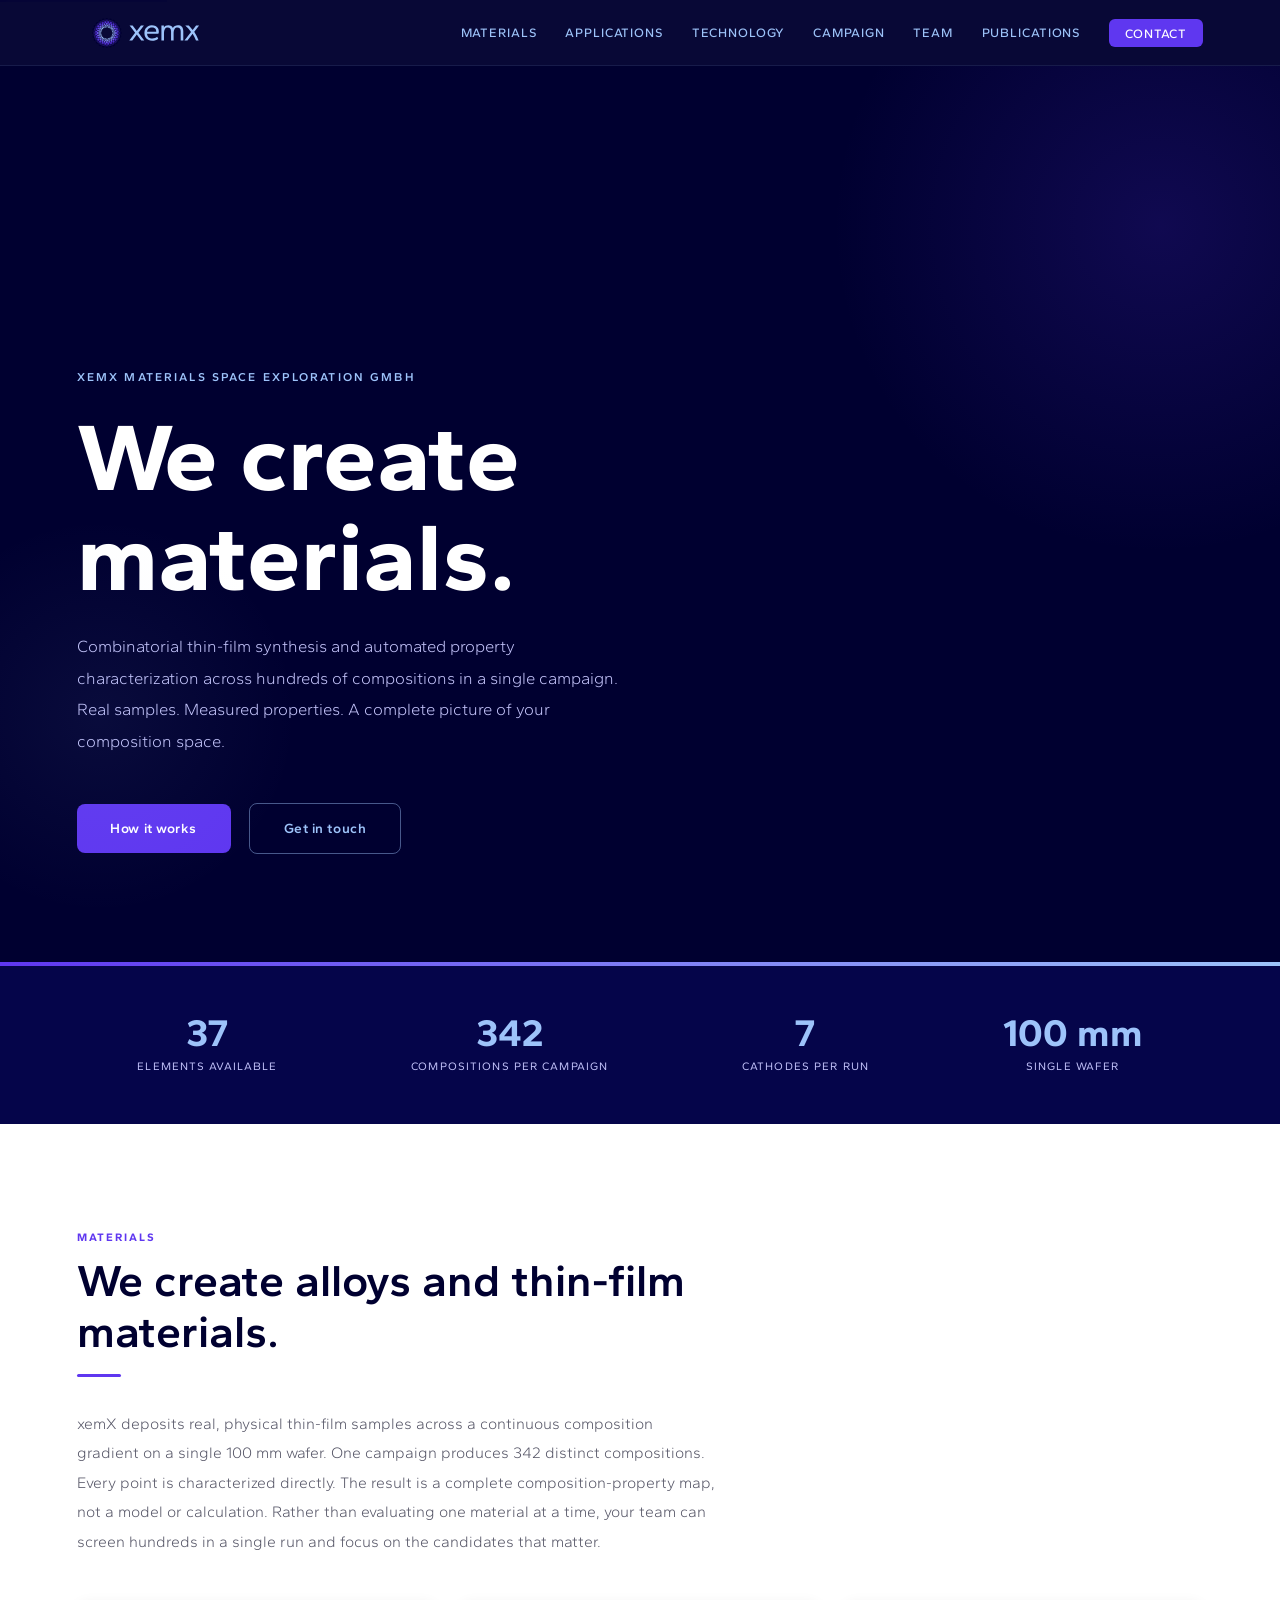
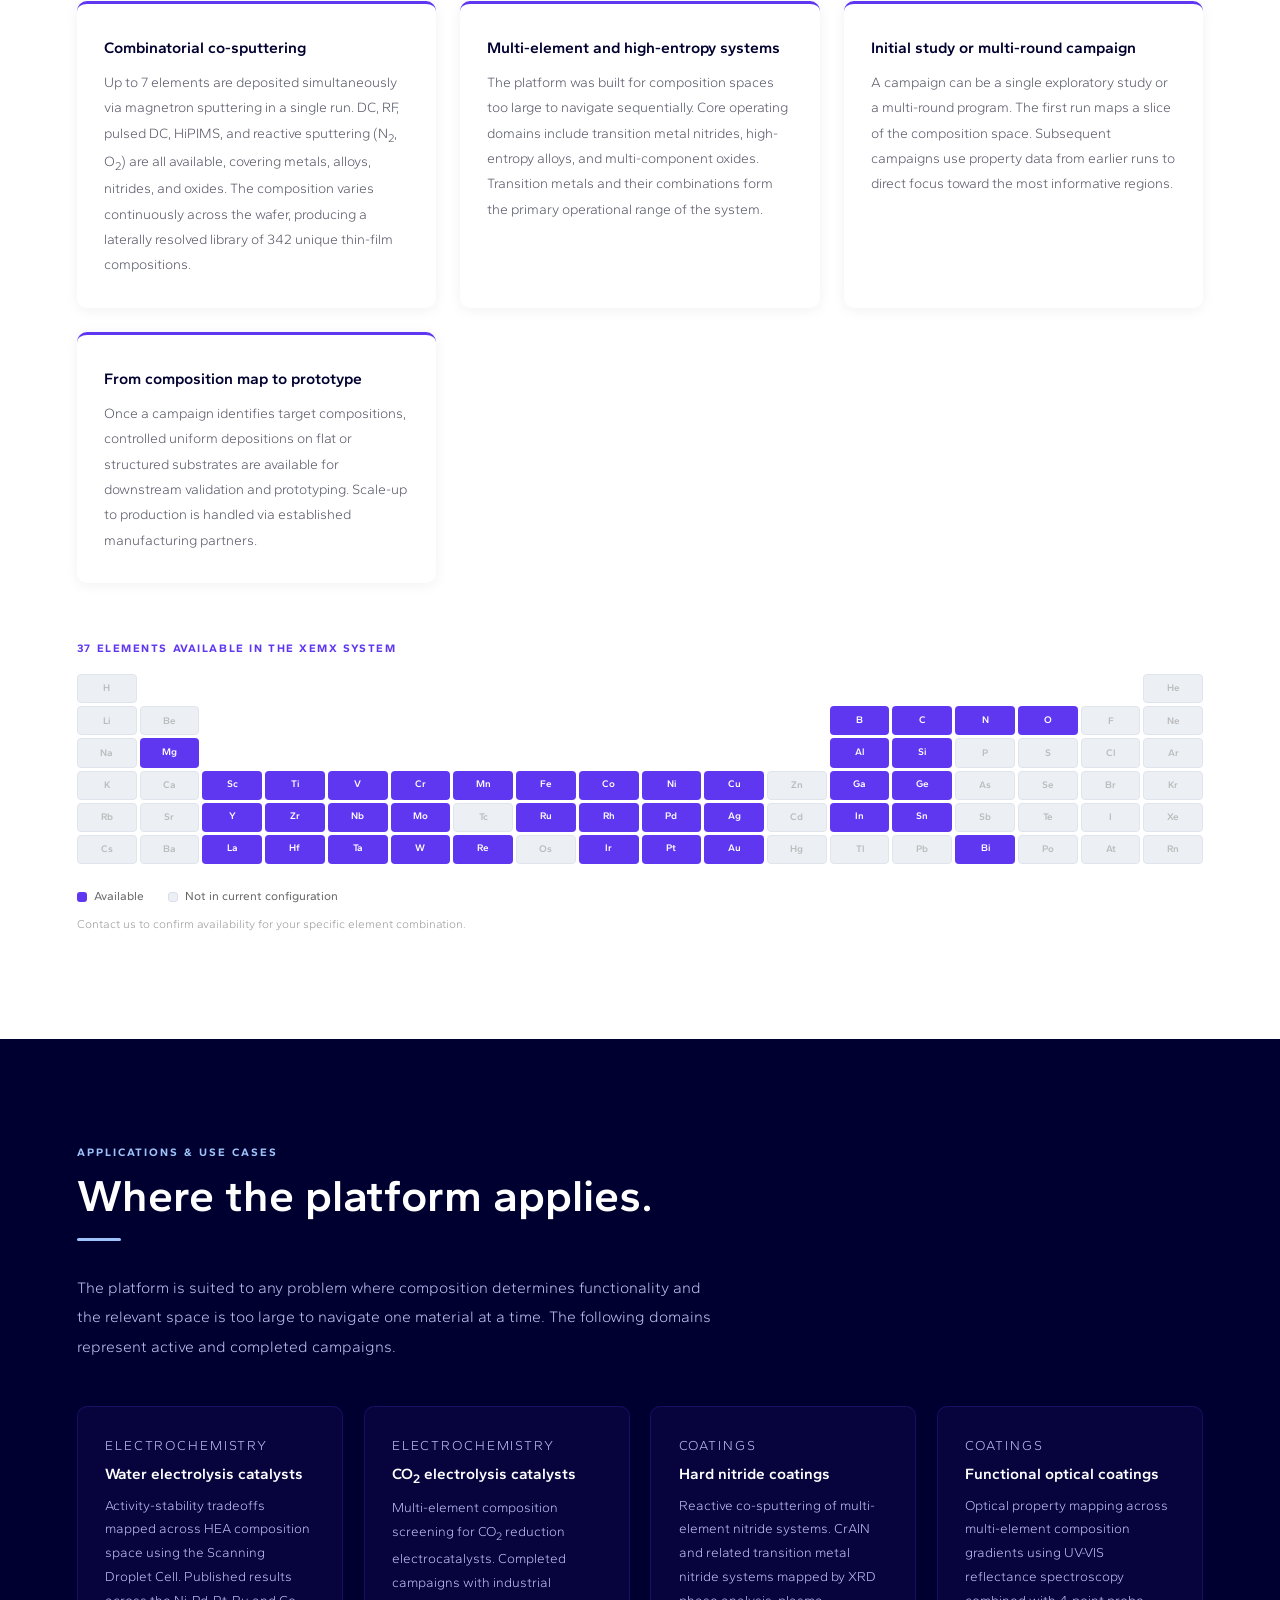
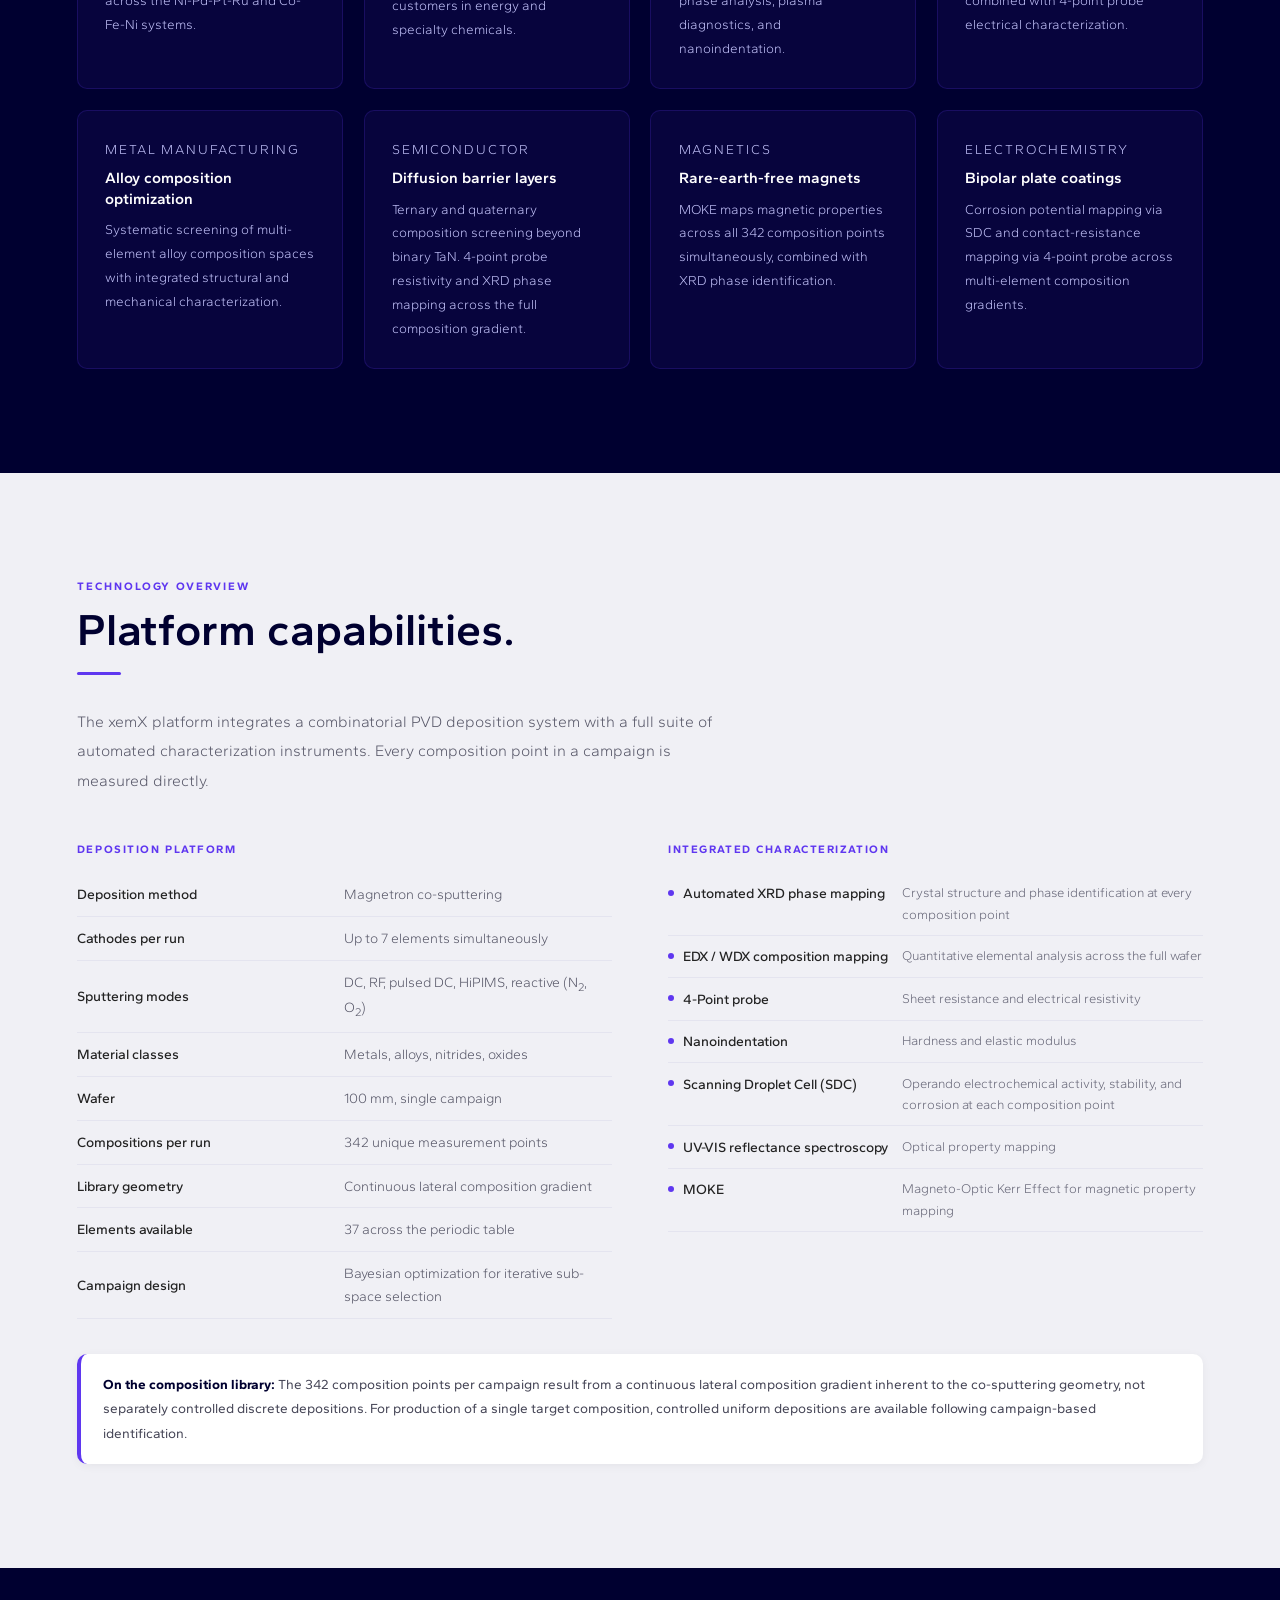
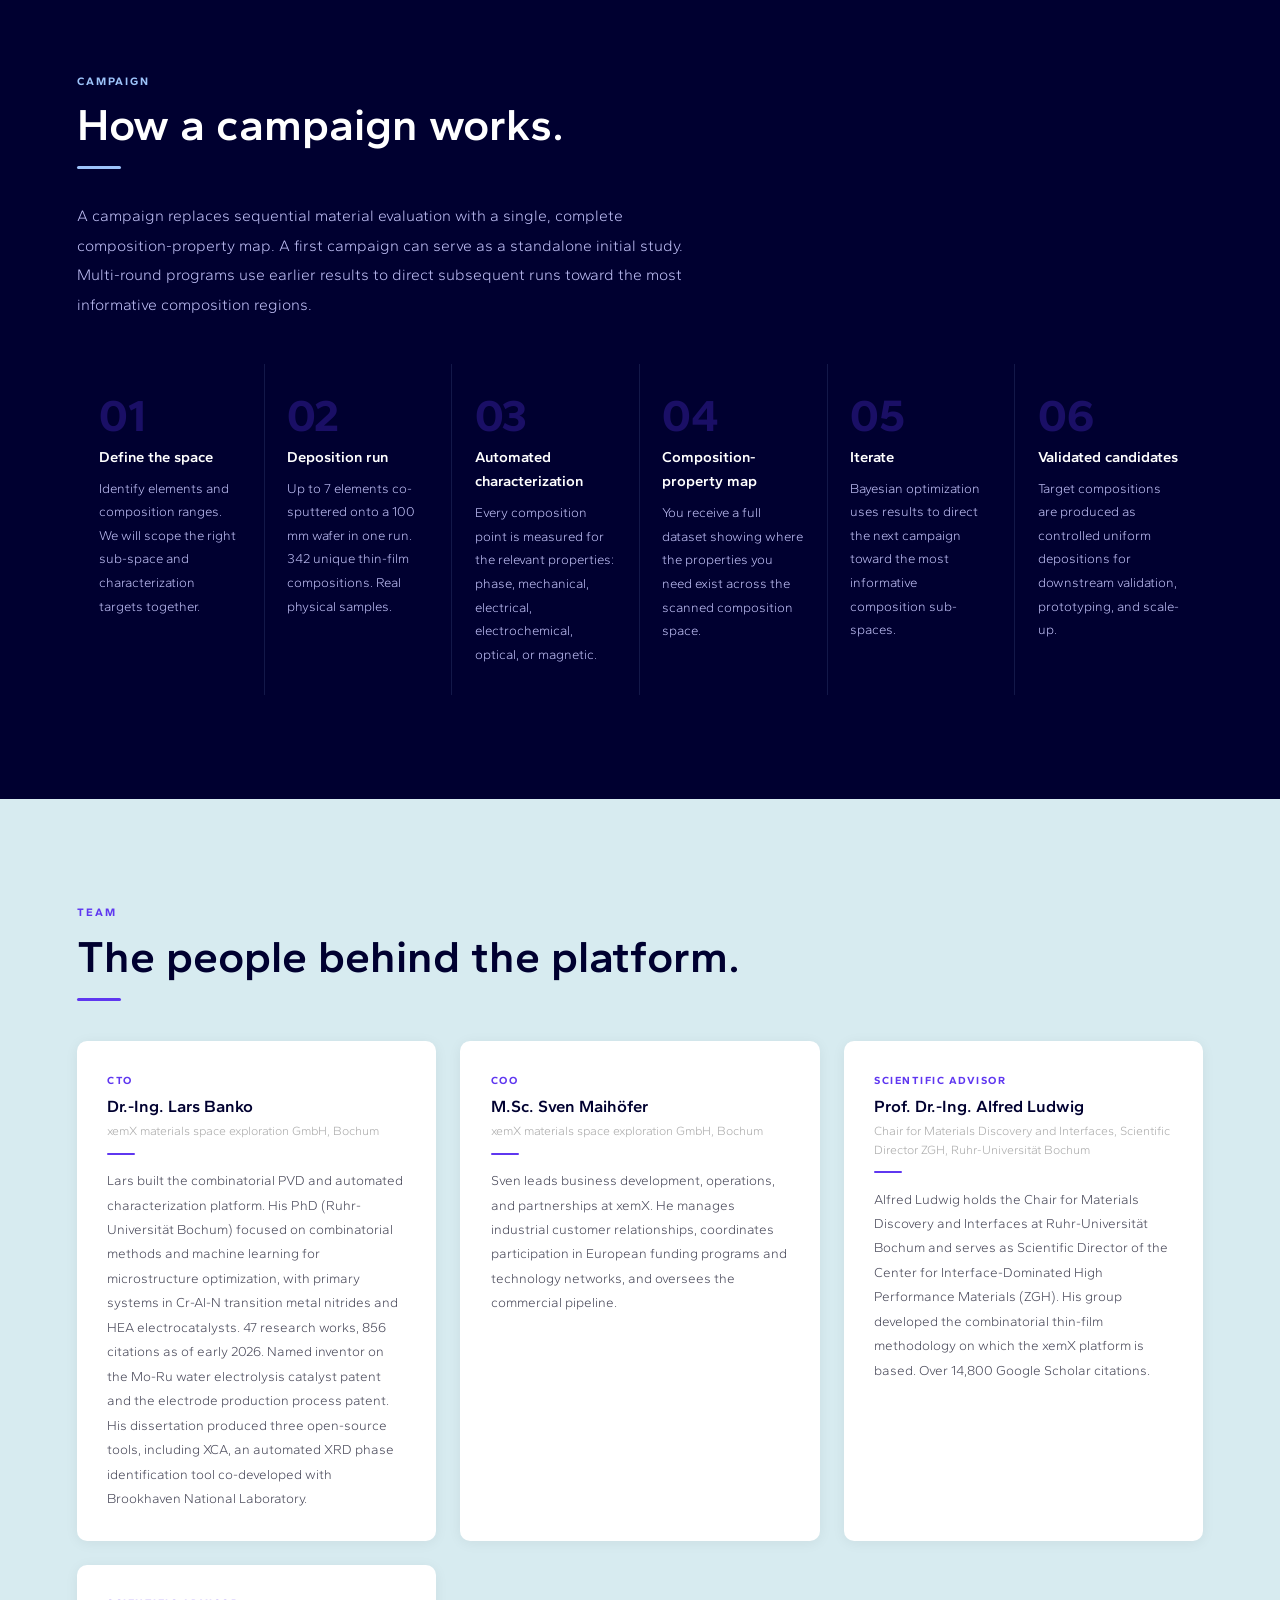
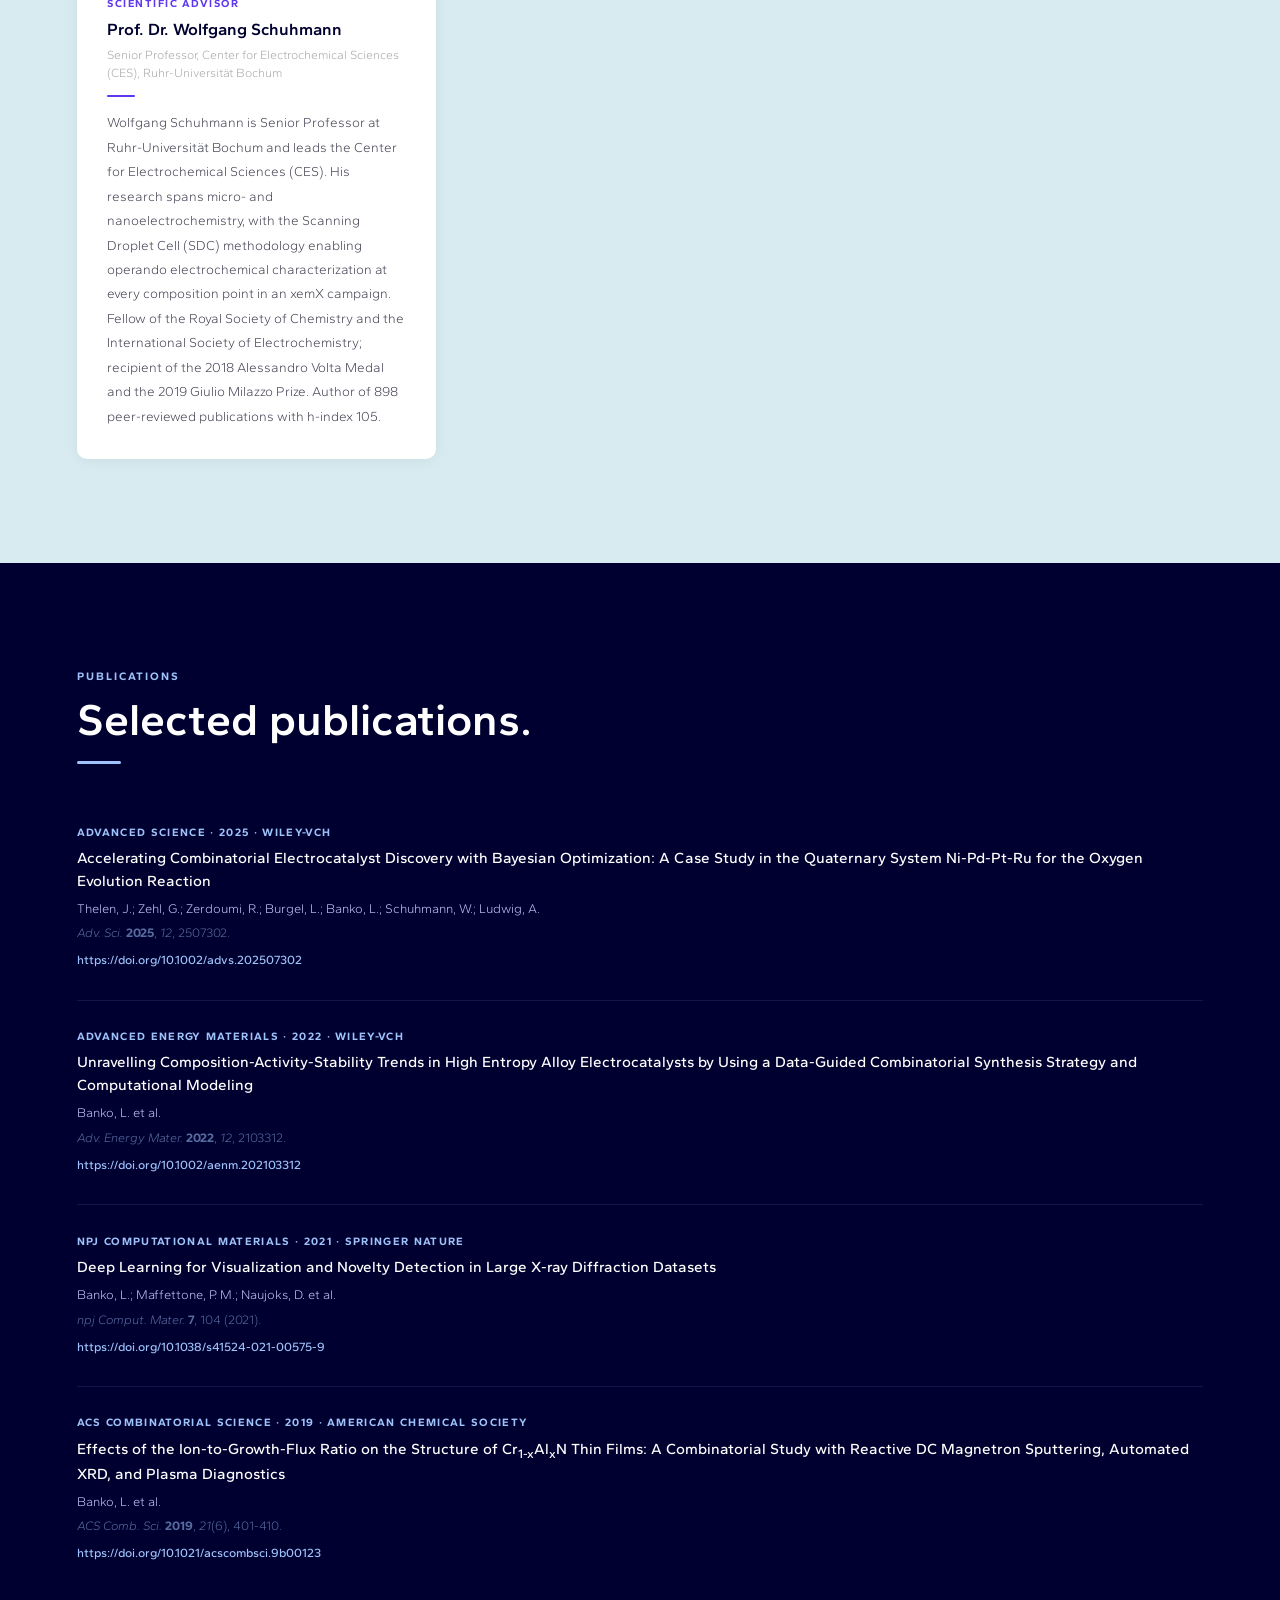
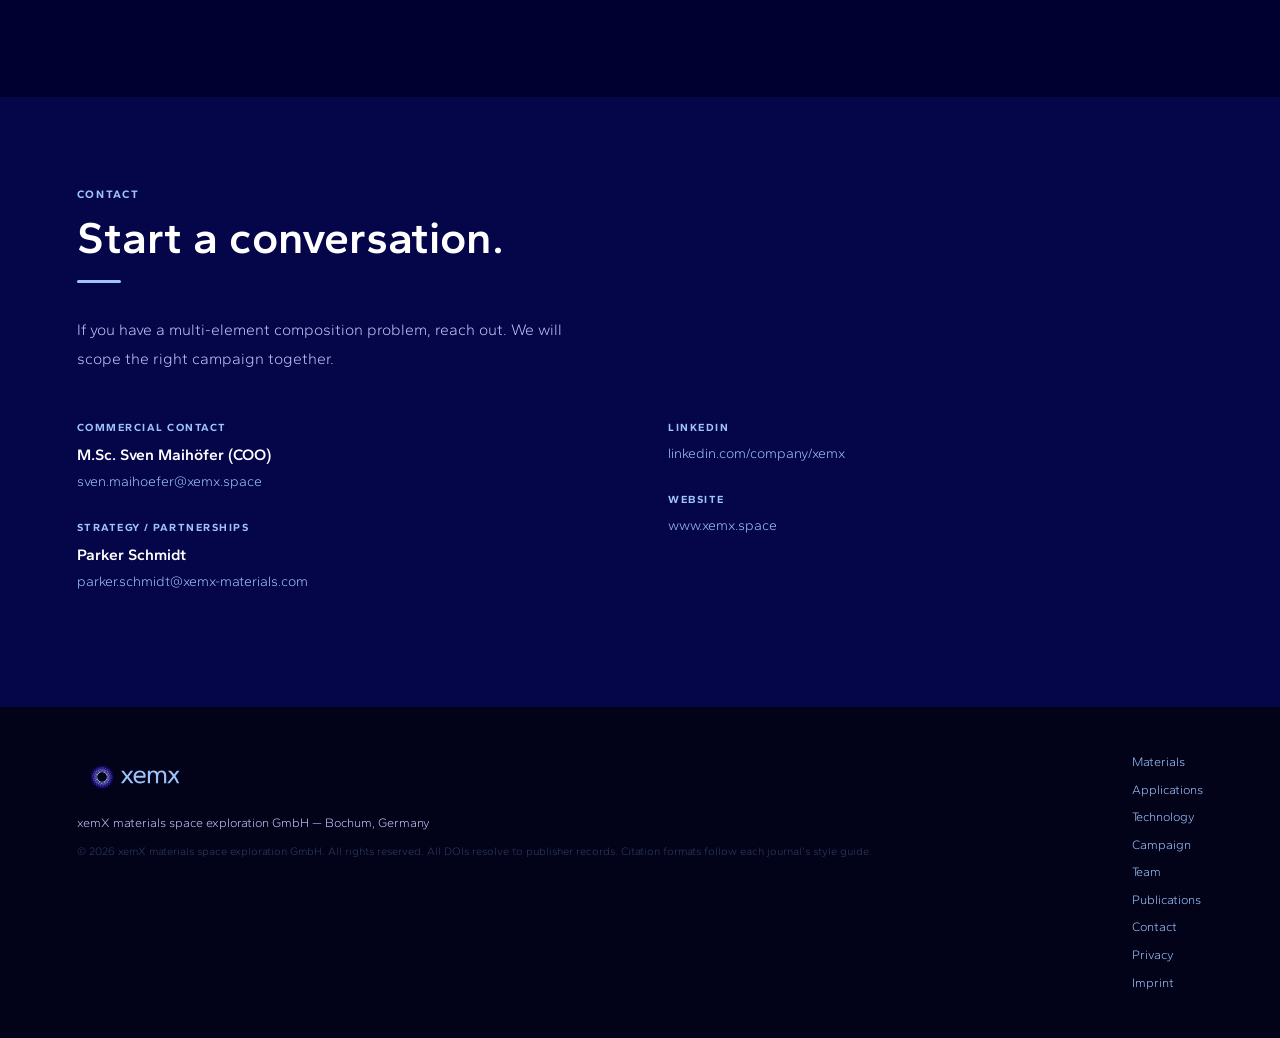
<file: index.html>
<!DOCTYPE html>
<html lang="en">
<head>
  <meta charset="UTF-8" />
  <meta name="viewport" content="width=device-width,initial-scale=1.0" />
  <meta name="description" content="xemX: Combinatorial thin-film synthesis and automated property characterization. Real samples. Measured properties. A complete picture of your composition space." />
  <meta property="og:title" content="xemX — Materials Space Exploration" />
  <meta property="og:description" content="Combinatorial thin-film synthesis and automated property characterization across hundreds of compositions in a single campaign." />
  <meta property="og:type" content="website" />
  <meta property="og:url" content="https://xemx-materials.com" />
  <meta name="twitter:card" content="summary_large_image" />
  <title>xemX — Materials Space Exploration</title>
  <link rel="preconnect" href="https://fonts.googleapis.com" />
  <link rel="preconnect" href="https://fonts.gstatic.com" crossorigin />
  <link rel="stylesheet" href="css/style.css" />
  <link rel="icon" href="logo.svg" type="image/svg+xml" />
</head>
<body>
  <a href="#main" class="skip-link">Skip to main content</a>

  <nav aria-label="Main navigation">
    <img src="logo.svg" alt="xemX" class="nav-logo" />
    <button class="nav-toggle" aria-label="Toggle navigation menu" aria-expanded="false">
      <span></span>
      <span></span>
      <span></span>
    </button>
    <ul>
      <li><a href="#materials">Materials</a></li>
      <li><a href="#applications">Applications</a></li>
      <li><a href="#technology">Technology</a></li>
      <li><a href="#campaign">Campaign</a></li>
      <li><a href="#team">Team</a></li>
      <li><a href="#publications">Publications</a></li>
      <li><a href="#contact" class="nav-cta">Contact</a></li>
    </ul>
  </nav>

  <main id="main">
    <section id="hero">
      <div class="hero-glow" aria-hidden="true"></div>
      <div class="hero-glow2" aria-hidden="true"></div>
      <p class="eyebrow">xemX materials space exploration GmbH</p>
      <h1 class="hero-h">We create<br />materials.</h1>
      <p class="hero-sub">
        Combinatorial thin-film synthesis and automated property characterization across hundreds of compositions in a single campaign. Real samples. Measured properties. A complete picture of your composition space.
      </p>
      <div>
        <a href="#materials" class="btn btn-p">How it works</a>
        <a href="#contact" class="btn btn-g">Get in touch</a>
      </div>
      <div class="hero-bar" aria-hidden="true"></div>
    </section>

    <div class="stats">
      <div class="stat">
        <span class="sn">37</span><span class="sl">Elements available</span>
      </div>
      <div class="stat">
        <span class="sn">342</span><span class="sl">Compositions per campaign</span>
      </div>
      <div class="stat">
        <span class="sn">7</span><span class="sl">Cathodes per run</span>
      </div>
      <div class="stat">
        <span class="sn">100 mm</span><span class="sl">Single wafer</span>
      </div>
    </div>

    <section id="materials" class="sec sec-white">
      <p class="tag">Materials</p>
      <h2 class="sh">We create alloys and thin-film materials.</h2>
      <div class="rule"></div>
      <p class="intro">
        xemX deposits real, physical thin-film samples across a continuous composition gradient on a single 100 mm wafer. One campaign produces 342 distinct compositions. Every point is characterized directly. The result is a complete composition-property map, not a model or calculation. Rather than evaluating one material at a time, your team can screen hundreds in a single run and focus on the candidates that matter.
      </p>
      <div class="mat-grid">
        <div class="mat-card">
          <h3>Combinatorial co-sputtering</h3>
          <p>
            Up to 7 elements are deposited simultaneously via magnetron sputtering in a single run. DC, RF, pulsed DC, HiPIMS, and reactive sputtering (N<sub>2</sub>, O<sub>2</sub>) are all available, covering metals, alloys, nitrides, and oxides. The composition varies continuously across the wafer, producing a laterally resolved library of 342 unique thin-film compositions.
          </p>
        </div>
        <div class="mat-card">
          <h3>Multi-element and high-entropy systems</h3>
          <p>
            The platform was built for composition spaces too large to navigate sequentially. Core operating domains include transition metal nitrides, high-entropy alloys, and multi-component oxides. Transition metals and their combinations form the primary operational range of the system.
          </p>
        </div>
        <div class="mat-card">
          <h3>Initial study or multi-round campaign</h3>
          <p>
            A campaign can be a single exploratory study or a multi-round program. The first run maps a slice of the composition space. Subsequent campaigns use property data from earlier runs to direct focus toward the most informative regions.
          </p>
        </div>
        <div class="mat-card">
          <h3>From composition map to prototype</h3>
          <p>
            Once a campaign identifies target compositions, controlled uniform depositions on flat or structured substrates are available for downstream validation and prototyping. Scale-up to production is handled via established manufacturing partners.
          </p>
        </div>
      </div>
      <div class="pt-wrap">
        <p class="pt-label">37 elements available in the xemX system</p>
        <div class="pt-grid">
          <div class="pt-row">
            <div class="el el-off">H</div>
            <div class="el el-gap"></div>
            <div class="el el-gap"></div>
            <div class="el el-gap"></div>
            <div class="el el-gap"></div>
            <div class="el el-gap"></div>
            <div class="el el-gap"></div>
            <div class="el el-gap"></div>
            <div class="el el-gap"></div>
            <div class="el el-gap"></div>
            <div class="el el-gap"></div>
            <div class="el el-gap"></div>
            <div class="el el-gap"></div>
            <div class="el el-gap"></div>
            <div class="el el-gap"></div>
            <div class="el el-gap"></div>
            <div class="el el-gap"></div>
            <div class="el el-off">He</div>
          </div>
          <div class="pt-row">
            <div class="el el-off">Li</div>
            <div class="el el-off">Be</div>
            <div class="el el-gap"></div>
            <div class="el el-gap"></div>
            <div class="el el-gap"></div>
            <div class="el el-gap"></div>
            <div class="el el-gap"></div>
            <div class="el el-gap"></div>
            <div class="el el-gap"></div>
            <div class="el el-gap"></div>
            <div class="el el-gap"></div>
            <div class="el el-gap"></div>
            <div class="el el-on">B</div>
            <div class="el el-on">C</div>
            <div class="el el-on">N</div>
            <div class="el el-on">O</div>
            <div class="el el-off">F</div>
            <div class="el el-off">Ne</div>
          </div>
          <div class="pt-row">
            <div class="el el-off">Na</div>
            <div class="el el-on">Mg</div>
            <div class="el el-gap"></div>
            <div class="el el-gap"></div>
            <div class="el el-gap"></div>
            <div class="el el-gap"></div>
            <div class="el el-gap"></div>
            <div class="el el-gap"></div>
            <div class="el el-gap"></div>
            <div class="el el-gap"></div>
            <div class="el el-gap"></div>
            <div class="el el-gap"></div>
            <div class="el el-on">Al</div>
            <div class="el el-on">Si</div>
            <div class="el el-off">P</div>
            <div class="el el-off">S</div>
            <div class="el el-off">Cl</div>
            <div class="el el-off">Ar</div>
          </div>
          <div class="pt-row">
            <div class="el el-off">K</div>
            <div class="el el-off">Ca</div>
            <div class="el el-on">Sc</div>
            <div class="el el-on">Ti</div>
            <div class="el el-on">V</div>
            <div class="el el-on">Cr</div>
            <div class="el el-on">Mn</div>
            <div class="el el-on">Fe</div>
            <div class="el el-on">Co</div>
            <div class="el el-on">Ni</div>
            <div class="el el-on">Cu</div>
            <div class="el el-off">Zn</div>
            <div class="el el-on">Ga</div>
            <div class="el el-on">Ge</div>
            <div class="el el-off">As</div>
            <div class="el el-off">Se</div>
            <div class="el el-off">Br</div>
            <div class="el el-off">Kr</div>
          </div>
          <div class="pt-row">
            <div class="el el-off">Rb</div>
            <div class="el el-off">Sr</div>
            <div class="el el-on">Y</div>
            <div class="el el-on">Zr</div>
            <div class="el el-on">Nb</div>
            <div class="el el-on">Mo</div>
            <div class="el el-off">Tc</div>
            <div class="el el-on">Ru</div>
            <div class="el el-on">Rh</div>
            <div class="el el-on">Pd</div>
            <div class="el el-on">Ag</div>
            <div class="el el-off">Cd</div>
            <div class="el el-on">In</div>
            <div class="el el-on">Sn</div>
            <div class="el el-off">Sb</div>
            <div class="el el-off">Te</div>
            <div class="el el-off">I</div>
            <div class="el el-off">Xe</div>
          </div>
          <div class="pt-row">
            <div class="el el-off">Cs</div>
            <div class="el el-off">Ba</div>
            <div class="el el-on">La</div>
            <div class="el el-on">Hf</div>
            <div class="el el-on">Ta</div>
            <div class="el el-on">W</div>
            <div class="el el-on">Re</div>
            <div class="el el-off">Os</div>
            <div class="el el-on">Ir</div>
            <div class="el el-on">Pt</div>
            <div class="el el-on">Au</div>
            <div class="el el-off">Hg</div>
            <div class="el el-off">Tl</div>
            <div class="el el-off">Pb</div>
            <div class="el el-on">Bi</div>
            <div class="el el-off">Po</div>
            <div class="el el-off">At</div>
            <div class="el el-off">Rn</div>
          </div>
        </div>
        <div class="pt-legend">
          <div class="pt-legend-item">
            <div class="pt-dot pt-dot-active"></div><span>Available</span>
          </div>
          <div class="pt-legend-item">
            <div class="pt-dot pt-dot-inactive"></div><span>Not in current configuration</span>
          </div>
        </div>
        <p class="pt-note">Contact us to confirm availability for your specific element combination.</p>
      </div>
    </section>

    <section id="applications" class="sec sec-dark">
      <p class="tag tag-l">Applications &amp; Use Cases</p>
      <h2 class="sh sh-light">Where the platform applies.</h2>
      <div class="rule rule-l"></div>
      <p class="intro intro-l">
        The platform is suited to any problem where composition determines functionality and the relevant space is too large to navigate one material at a time. The following domains represent active and completed campaigns.
      </p>
      <div class="app-grid">
        <div class="app-card">
          <p class="app-d">Electrochemistry</p>
          <h3>Water electrolysis catalysts</h3>
          <p>
            Activity-stability tradeoffs mapped across HEA composition space using the Scanning Droplet Cell. Published results across the Ni-Pd-Pt-Ru and Co-Fe-Ni systems.
          </p>
        </div>
        <div class="app-card">
          <p class="app-d">Electrochemistry</p>
          <h3>CO<sub>2</sub> electrolysis catalysts</h3>
          <p>
            Multi-element composition screening for CO<sub>2</sub> reduction electrocatalysts. Completed campaigns with industrial customers in energy and specialty chemicals.
          </p>
        </div>
        <div class="app-card">
          <p class="app-d">Coatings</p>
          <h3>Hard nitride coatings</h3>
          <p>
            Reactive co-sputtering of multi-element nitride systems. CrAlN and related transition metal nitride systems mapped by XRD phase analysis, plasma diagnostics, and nanoindentation.
          </p>
        </div>
        <div class="app-card">
          <p class="app-d">Coatings</p>
          <h3>Functional optical coatings</h3>
          <p>
            Optical property mapping across multi-element composition gradients using UV-VIS reflectance spectroscopy combined with 4-point probe electrical characterization.
          </p>
        </div>
        <div class="app-card">
          <p class="app-d">Metal manufacturing</p>
          <h3>Alloy composition optimization</h3>
          <p>
            Systematic screening of multi-element alloy composition spaces with integrated structural and mechanical characterization.
          </p>
        </div>
        <div class="app-card">
          <p class="app-d">Semiconductor</p>
          <h3>Diffusion barrier layers</h3>
          <p>
            Ternary and quaternary composition screening beyond binary TaN. 4-point probe resistivity and XRD phase mapping across the full composition gradient.
          </p>
        </div>
        <div class="app-card">
          <p class="app-d">Magnetics</p>
          <h3>Rare-earth-free magnets</h3>
          <p>
            MOKE maps magnetic properties across all 342 composition points simultaneously, combined with XRD phase identification.
          </p>
        </div>
        <div class="app-card">
          <p class="app-d">Electrochemistry</p>
          <h3>Bipolar plate coatings</h3>
          <p>
            Corrosion potential mapping via SDC and contact-resistance mapping via 4-point probe across multi-element composition gradients.
          </p>
        </div>
      </div>
    </section>

    <section id="technology" class="sec sec-light">
      <p class="tag">Technology Overview</p>
      <h2 class="sh">Platform capabilities.</h2>
      <div class="rule"></div>
      <p class="intro">
        The xemX platform integrates a combinatorial PVD deposition system with a full suite of automated characterization instruments. Every composition point in a campaign is measured directly.
      </p>
      <div class="tech-cols">
        <div>
          <p class="th">Deposition Platform</p>
          <table class="spec-t">
            <tr>
              <td>Deposition method</td>
              <td>Magnetron co-sputtering</td>
            </tr>
            <tr>
              <td>Cathodes per run</td>
              <td>Up to 7 elements simultaneously</td>
            </tr>
            <tr>
              <td>Sputtering modes</td>
              <td>DC, RF, pulsed DC, HiPIMS, reactive (N<sub>2</sub>, O<sub>2</sub>)</td>
            </tr>
            <tr>
              <td>Material classes</td>
              <td>Metals, alloys, nitrides, oxides</td>
            </tr>
            <tr>
              <td>Wafer</td>
              <td>100 mm, single campaign</td>
            </tr>
            <tr>
              <td>Compositions per run</td>
              <td>342 unique measurement points</td>
            </tr>
            <tr>
              <td>Library geometry</td>
              <td>Continuous lateral composition gradient</td>
            </tr>
            <tr>
              <td>Elements available</td>
              <td>37 across the periodic table</td>
            </tr>
            <tr>
              <td>Campaign design</td>
              <td>Bayesian optimization for iterative sub-space selection</td>
            </tr>
          </table>
        </div>
        <div>
          <p class="th">Integrated Characterization</p>
          <ul class="char-list">
            <li>
              <span class="cn">Automated XRD phase mapping</span><span class="cd">Crystal structure and phase identification at every composition point</span>
            </li>
            <li>
              <span class="cn">EDX / WDX composition mapping</span><span class="cd">Quantitative elemental analysis across the full wafer</span>
            </li>
            <li>
              <span class="cn">4-Point probe</span><span class="cd">Sheet resistance and electrical resistivity</span>
            </li>
            <li>
              <span class="cn">Nanoindentation</span><span class="cd">Hardness and elastic modulus</span>
            </li>
            <li>
              <span class="cn">Scanning Droplet Cell (SDC)</span><span class="cd">Operando electrochemical activity, stability, and corrosion at each composition point</span>
            </li>
            <li>
              <span class="cn">UV-VIS reflectance spectroscopy</span><span class="cd">Optical property mapping</span>
            </li>
            <li>
              <span class="cn">MOKE</span><span class="cd">Magneto-Optic Kerr Effect for magnetic property mapping</span>
            </li>
          </ul>
        </div>
      </div>
      <div class="note-box">
        <strong>On the composition library:</strong> The 342 composition points per campaign result from a continuous lateral composition gradient inherent to the co-sputtering geometry, not separately controlled discrete depositions. For production of a single target composition, controlled uniform depositions are available following campaign-based identification.
      </div>
    </section>

    <section id="campaign" class="sec sec-dark">
      <p class="tag tag-l">Campaign</p>
      <h2 class="sh sh-light">How a campaign works.</h2>
      <div class="rule rule-l"></div>
      <p class="intro intro-l">
        A campaign replaces sequential material evaluation with a single, complete composition-property map. A first campaign can serve as a standalone initial study. Multi-round programs use earlier results to direct subsequent runs toward the most informative composition regions.
      </p>
      <div class="flow">
        <div class="flow-step">
          <div class="fn">01</div>
          <p class="ft">Define the space</p>
          <p class="fd">Identify elements and composition ranges. We will scope the right sub-space and characterization targets together.</p>
        </div>
        <div class="flow-step">
          <div class="fn">02</div>
          <p class="ft">Deposition run</p>
          <p class="fd">Up to 7 elements co-sputtered onto a 100 mm wafer in one run. 342 unique thin-film compositions. Real physical samples.</p>
        </div>
        <div class="flow-step">
          <div class="fn">03</div>
          <p class="ft">Automated characterization</p>
          <p class="fd">Every composition point is measured for the relevant properties: phase, mechanical, electrical, electrochemical, optical, or magnetic.</p>
        </div>
        <div class="flow-step">
          <div class="fn">04</div>
          <p class="ft">Composition-property map</p>
          <p class="fd">You receive a full dataset showing where the properties you need exist across the scanned composition space.</p>
        </div>
        <div class="flow-step">
          <div class="fn">05</div>
          <p class="ft">Iterate</p>
          <p class="fd">Bayesian optimization uses results to direct the next campaign toward the most informative composition sub-spaces.</p>
        </div>
        <div class="flow-step">
          <div class="fn">06</div>
          <p class="ft">Validated candidates</p>
          <p class="fd">Target compositions are produced as controlled uniform depositions for downstream validation, prototyping, and scale-up.</p>
        </div>
      </div>
    </section>

    <section id="team" class="sec sec-mid">
      <p class="tag">Team</p>
      <h2 class="sh">The people behind the platform.</h2>
      <div class="rule"></div>
      <div class="team-grid">
        <div class="team-card">
          <p class="t-role">CTO</p>
          <p class="t-name">Dr.-Ing. Lars Banko</p>
          <p class="t-affil">xemX materials space exploration GmbH, Bochum</p>
          <div class="tdiv"></div>
          <p class="t-bio">
            Lars built the combinatorial PVD and automated characterization platform. His PhD (Ruhr-Universität Bochum) focused on combinatorial methods and machine learning for microstructure optimization, with primary systems in Cr-Al-N transition metal nitrides and HEA electrocatalysts. 47 research works, 856 citations as of early 2026. Named inventor on the Mo-Ru water electrolysis catalyst patent and the electrode production process patent. His dissertation produced three open-source tools, including XCA, an automated XRD phase identification tool co-developed with Brookhaven National Laboratory.
          </p>
        </div>
        <div class="team-card">
          <p class="t-role">COO</p>
          <p class="t-name">M.Sc. Sven Maihöfer</p>
          <p class="t-affil">xemX materials space exploration GmbH, Bochum</p>
          <div class="tdiv"></div>
          <p class="t-bio">
            Sven leads business development, operations, and partnerships at xemX. He manages industrial customer relationships, coordinates participation in European funding programs and technology networks, and oversees the commercial pipeline.
          </p>
        </div>
        <div class="team-card">
          <p class="t-role">Scientific Advisor</p>
          <p class="t-name">Prof. Dr.-Ing. Alfred Ludwig</p>
          <p class="t-affil">Chair for Materials Discovery and Interfaces, Scientific Director ZGH, Ruhr-Universität Bochum</p>
          <div class="tdiv"></div>
          <p class="t-bio">
            Alfred Ludwig holds the Chair for Materials Discovery and Interfaces at Ruhr-Universität Bochum and serves as Scientific Director of the Center for Interface-Dominated High Performance Materials (ZGH). His group developed the combinatorial thin-film methodology on which the xemX platform is based. Over 14,800 Google Scholar citations.
          </p>
        </div>
        <div class="team-card">
          <p class="t-role">Scientific Advisor</p>
          <p class="t-name">Prof. Dr. Wolfgang Schuhmann</p>
          <p class="t-affil">Senior Professor, Center for Electrochemical Sciences (CES), Ruhr-Universität Bochum</p>
          <div class="tdiv"></div>
          <p class="t-bio">
            Wolfgang Schuhmann is Senior Professor at Ruhr-Universität Bochum and leads the Center for Electrochemical Sciences (CES). His research spans micro- and nanoelectrochemistry, with the Scanning Droplet Cell (SDC) methodology enabling operando electrochemical characterization at every composition point in an xemX campaign. Fellow of the Royal Society of Chemistry and the International Society of Electrochemistry; recipient of the 2018 Alessandro Volta Medal and the 2019 Giulio Milazzo Prize. Author of 898 peer-reviewed publications with h-index 105.
          </p>
        </div>
      </div>
    </section>

    <section id="publications" class="sec sec-dark">
      <p class="tag tag-l">Publications</p>
      <h2 class="sh sh-light">Selected publications.</h2>
      <div class="rule rule-l"></div>
      <div class="pub-list">
        <div class="pub">
          <p class="pj">Advanced Science &middot; 2025 &middot; Wiley-VCH</p>
          <p class="pt-pub">
            Accelerating Combinatorial Electrocatalyst Discovery with Bayesian Optimization: A Case Study in the Quaternary System Ni-Pd-Pt-Ru for the Oxygen Evolution Reaction
          </p>
          <p class="pa">Thelen, J.; Zehl, G.; Zerdoumi, R.; Burgel, L.; Banko, L.; Schuhmann, W.; Ludwig, A.</p>
          <p class="pr"><em>Adv. Sci.</em> <strong>2025</strong>, <em>12</em>, 2507302.</p>
          <a class="pdoi" href="https://doi.org/10.1002/advs.202507302" target="_blank" rel="noopener">https://doi.org/10.1002/advs.202507302</a>
        </div>
        <div class="pub">
          <p class="pj">Advanced Energy Materials &middot; 2022 &middot; Wiley-VCH</p>
          <p class="pt-pub">
            Unravelling Composition-Activity-Stability Trends in High Entropy Alloy Electrocatalysts by Using a Data-Guided Combinatorial Synthesis Strategy and Computational Modeling
          </p>
          <p class="pa">Banko, L. et al.</p>
          <p class="pr"><em>Adv. Energy Mater.</em> <strong>2022</strong>, <em>12</em>, 2103312.</p>
          <a class="pdoi" href="https://doi.org/10.1002/aenm.202103312" target="_blank" rel="noopener">https://doi.org/10.1002/aenm.202103312</a>
        </div>
        <div class="pub">
          <p class="pj">npj Computational Materials &middot; 2021 &middot; Springer Nature</p>
          <p class="pt-pub">Deep Learning for Visualization and Novelty Detection in Large X-ray Diffraction Datasets</p>
          <p class="pa">Banko, L.; Maffettone, P. M.; Naujoks, D. et al.</p>
          <p class="pr"><em>npj Comput. Mater.</em> <strong>7</strong>, 104 (2021).</p>
          <a class="pdoi" href="https://doi.org/10.1038/s41524-021-00575-9" target="_blank" rel="noopener">https://doi.org/10.1038/s41524-021-00575-9</a>
        </div>
        <div class="pub">
          <p class="pj">ACS Combinatorial Science &middot; 2019 &middot; American Chemical Society</p>
          <p class="pt-pub">
            Effects of the Ion-to-Growth-Flux Ratio on the Structure of Cr<sub>1-x</sub>Al<sub>x</sub>N Thin Films: A Combinatorial Study with Reactive DC Magnetron Sputtering, Automated XRD, and Plasma Diagnostics
          </p>
          <p class="pa">Banko, L. et al.</p>
          <p class="pr"><em>ACS Comb. Sci.</em> <strong>2019</strong>, <em>21</em>(6), 401-410.</p>
          <a class="pdoi" href="https://doi.org/10.1021/acscombsci.9b00123" target="_blank" rel="noopener">https://doi.org/10.1021/acscombsci.9b00123</a>
        </div>
      </div>
    </section>

    <section id="contact">
      <p class="tag tag-l">Contact</p>
      <h2 class="sh sh-light">Start a conversation.</h2>
      <div class="rule rule-l"></div>
      <p class="contact-intro">
        If you have a multi-element composition problem, reach out. We will scope the right campaign together.
      </p>
      <div class="contact-grid">
        <div>
          <div class="contact-block">
            <p class="cl">Commercial Contact</p>
            <p class="cn2">M.Sc. Sven Maihöfer (COO)</p>
            <a href="mailto:sven.maihoefer@xemx.space">sven.maihoefer@xemx.space</a>
          </div>
          <div class="contact-block">
            <p class="cl">Strategy / Partnerships</p>
            <p class="cn2">Parker Schmidt</p>
            <a href="mailto:parker.schmidt@xemx-materials.com">parker.schmidt@xemx-materials.com</a>
          </div>
        </div>
        <div>
          <div class="contact-block">
            <p class="cl">LinkedIn</p>
            <a href="https://www.linkedin.com/company/xemx" target="_blank" rel="noopener">linkedin.com/company/xemx</a>
          </div>
          <div class="contact-block">
            <p class="cl">Website</p>
            <a href="https://www.xemx.space" target="_blank" rel="noopener">www.xemx.space</a>
          </div>
        </div>
      </div>
    </section>
  </main>

  <footer>
    <div>
      <img src="logo.svg" alt="xemX" class="flogo" loading="lazy" />
      <p>xemX materials space exploration GmbH &mdash; Bochum, Germany</p>
      <p class="fleg">© 2026 xemX materials space exploration GmbH. All rights reserved. All DOIs resolve to publisher records. Citation formats follow each journal's style guide.</p>
    </div>
    <div class="flinks">
      <a href="#materials">Materials</a>
      <a href="#applications">Applications</a>
      <a href="#technology">Technology</a>
      <a href="#campaign">Campaign</a>
      <a href="#team">Team</a>
      <a href="#publications">Publications</a>
      <a href="#contact">Contact</a>
      <a href="privacy-policy.html">Privacy</a>
      <a href="imprint.html">Imprint</a>
    </div>
  </footer>

  <script src="js/main.js" defer></script>
</body>
</html>
</file>
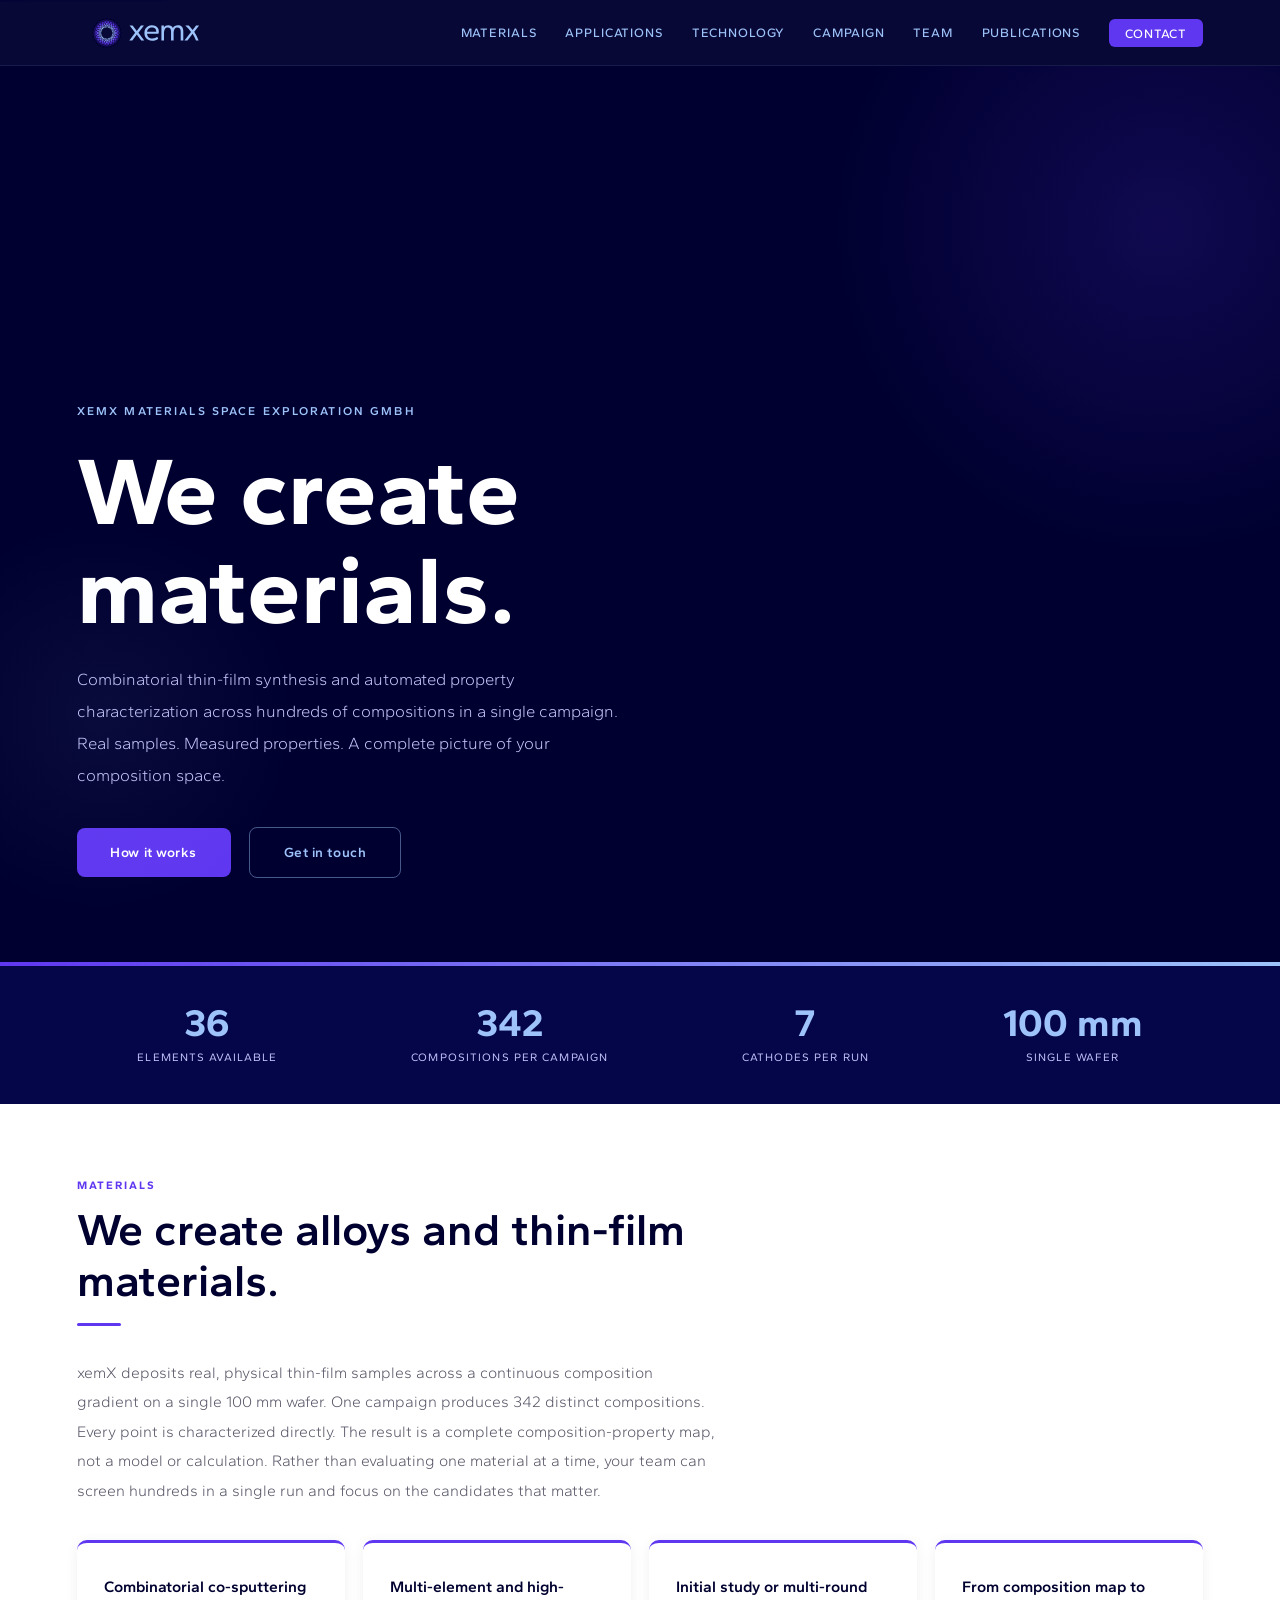
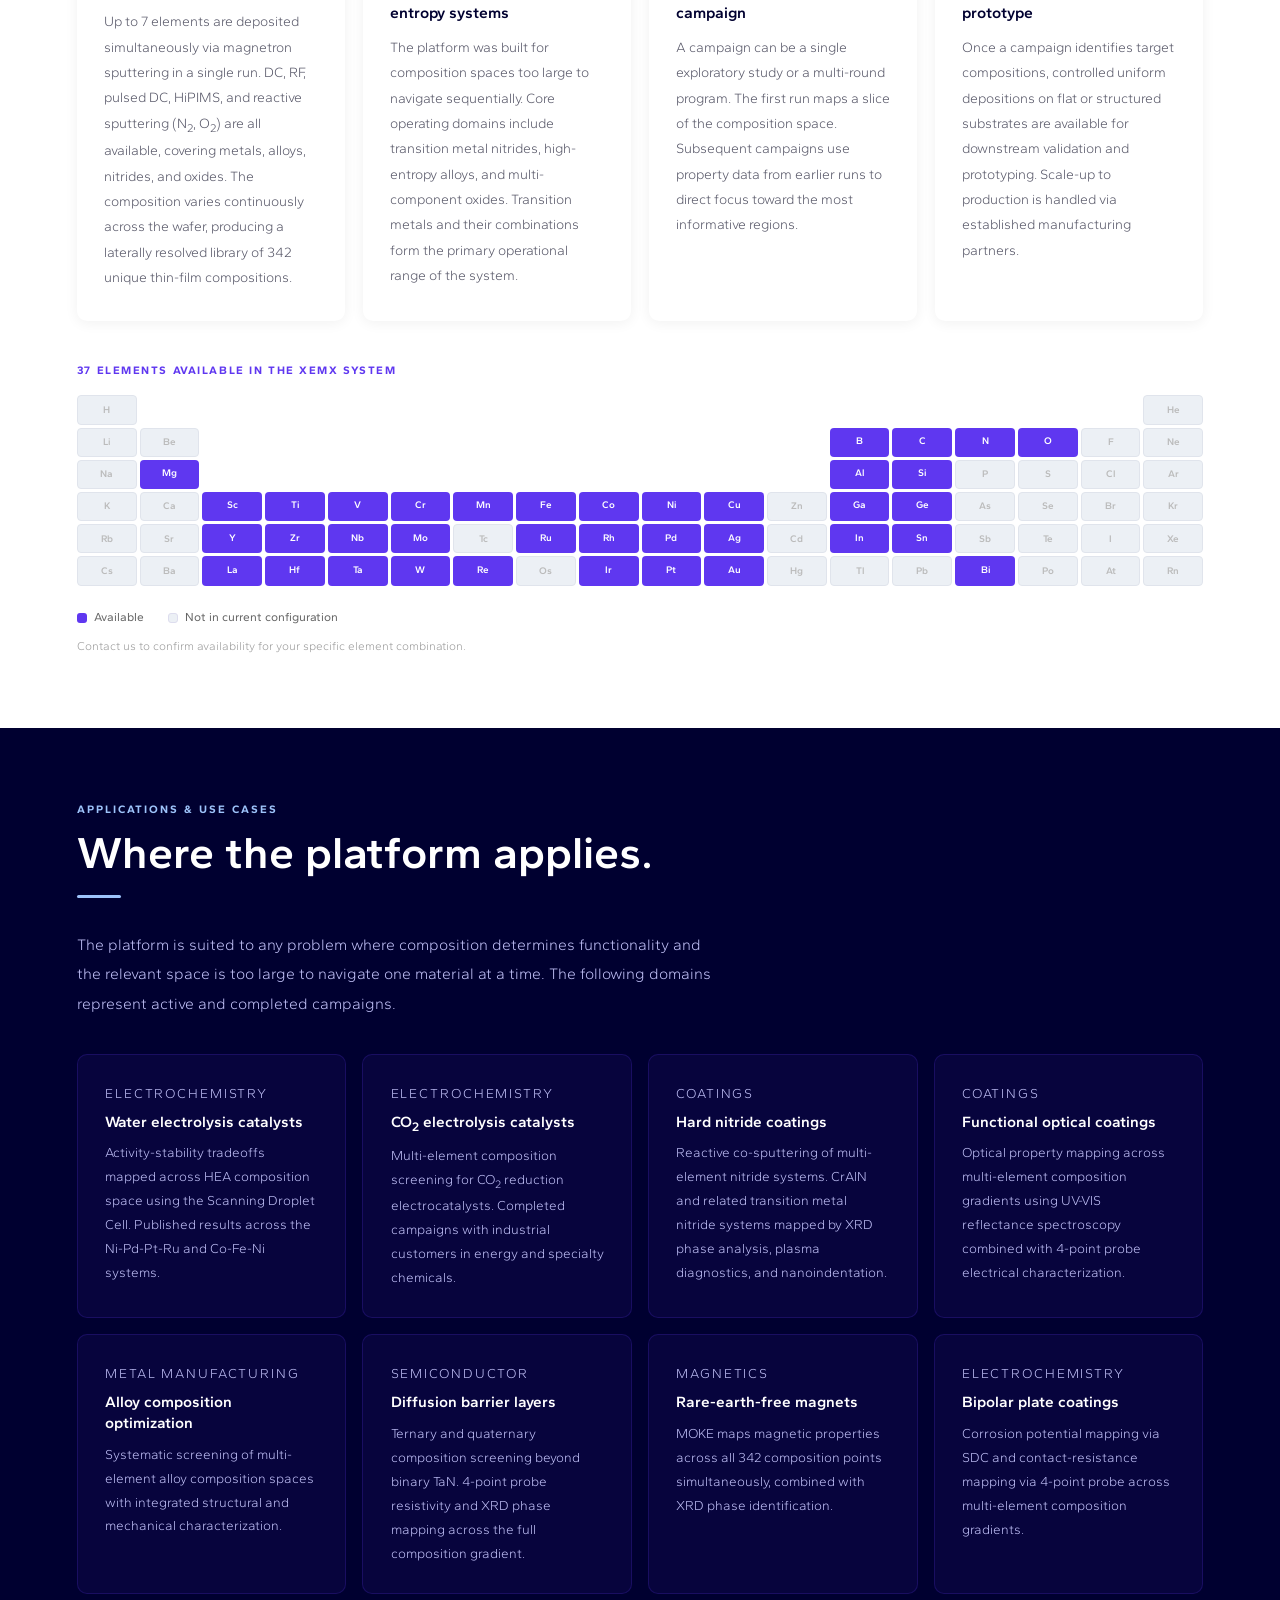
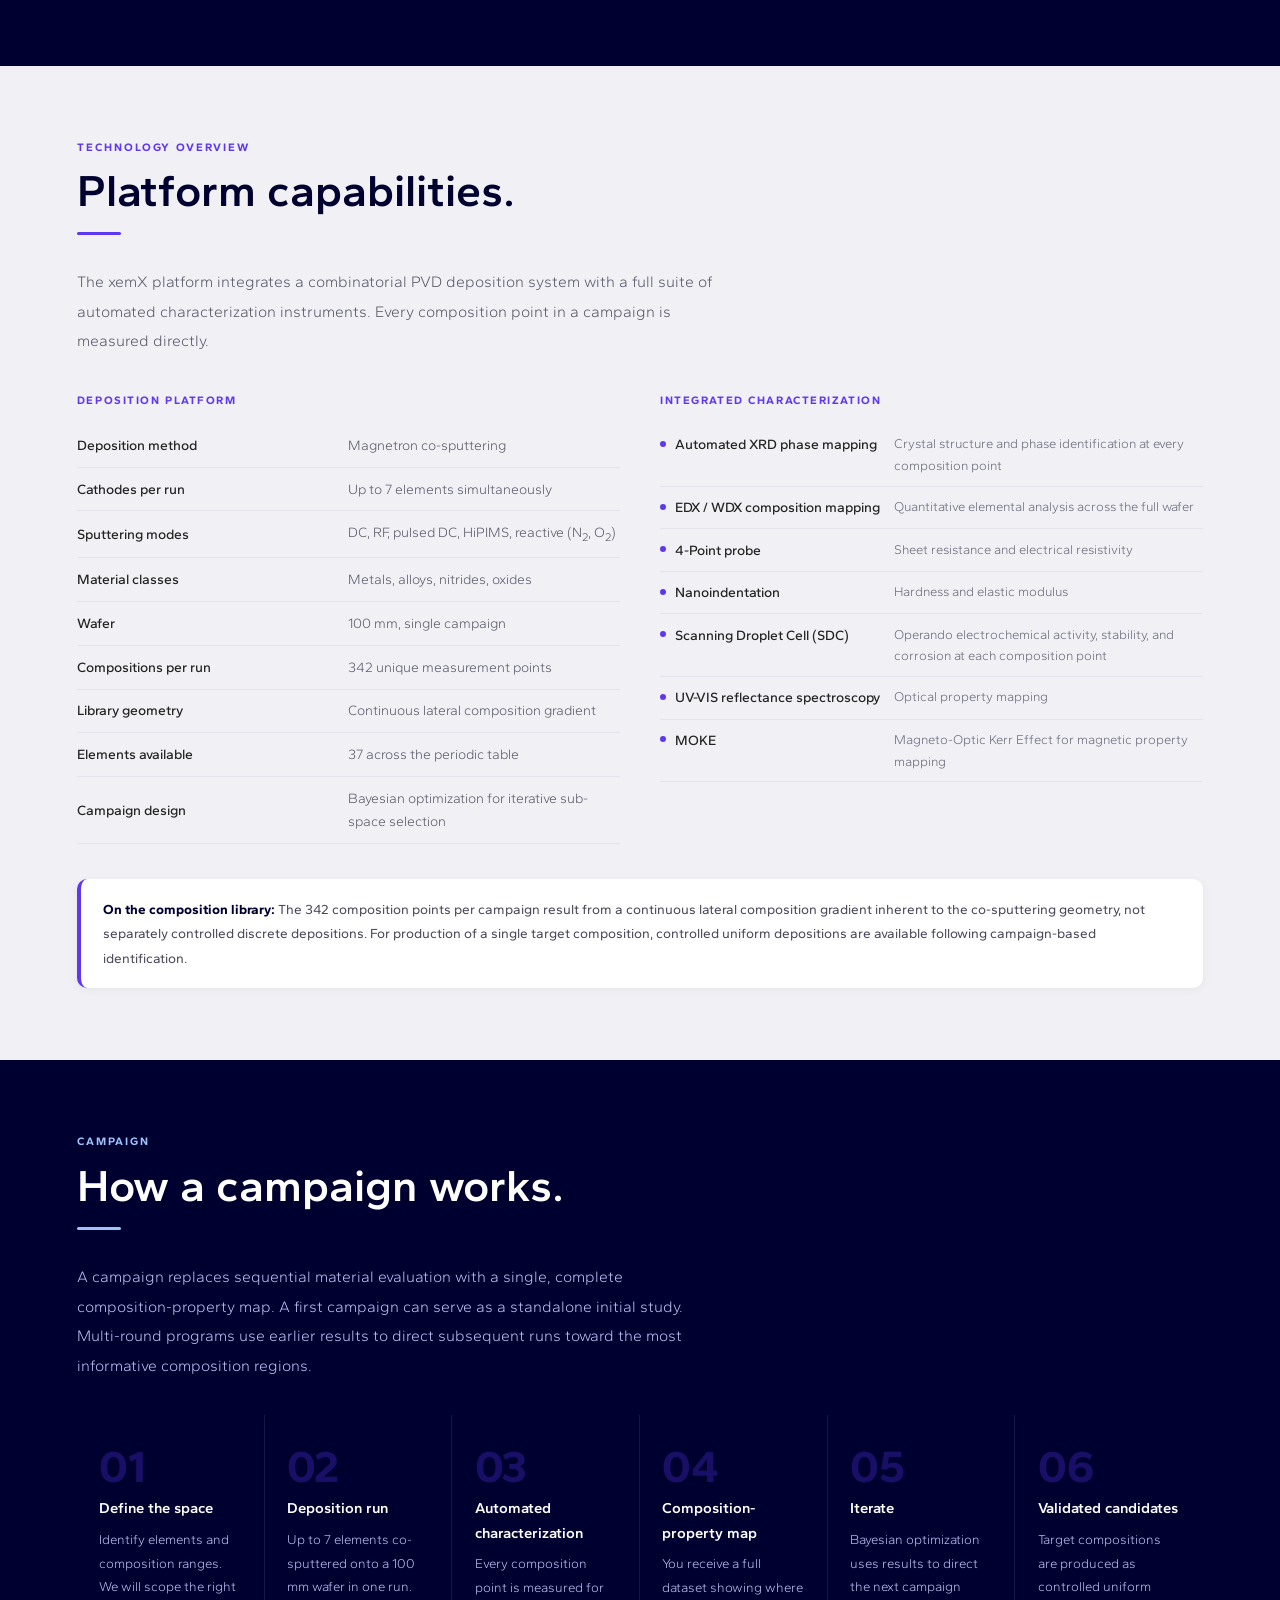
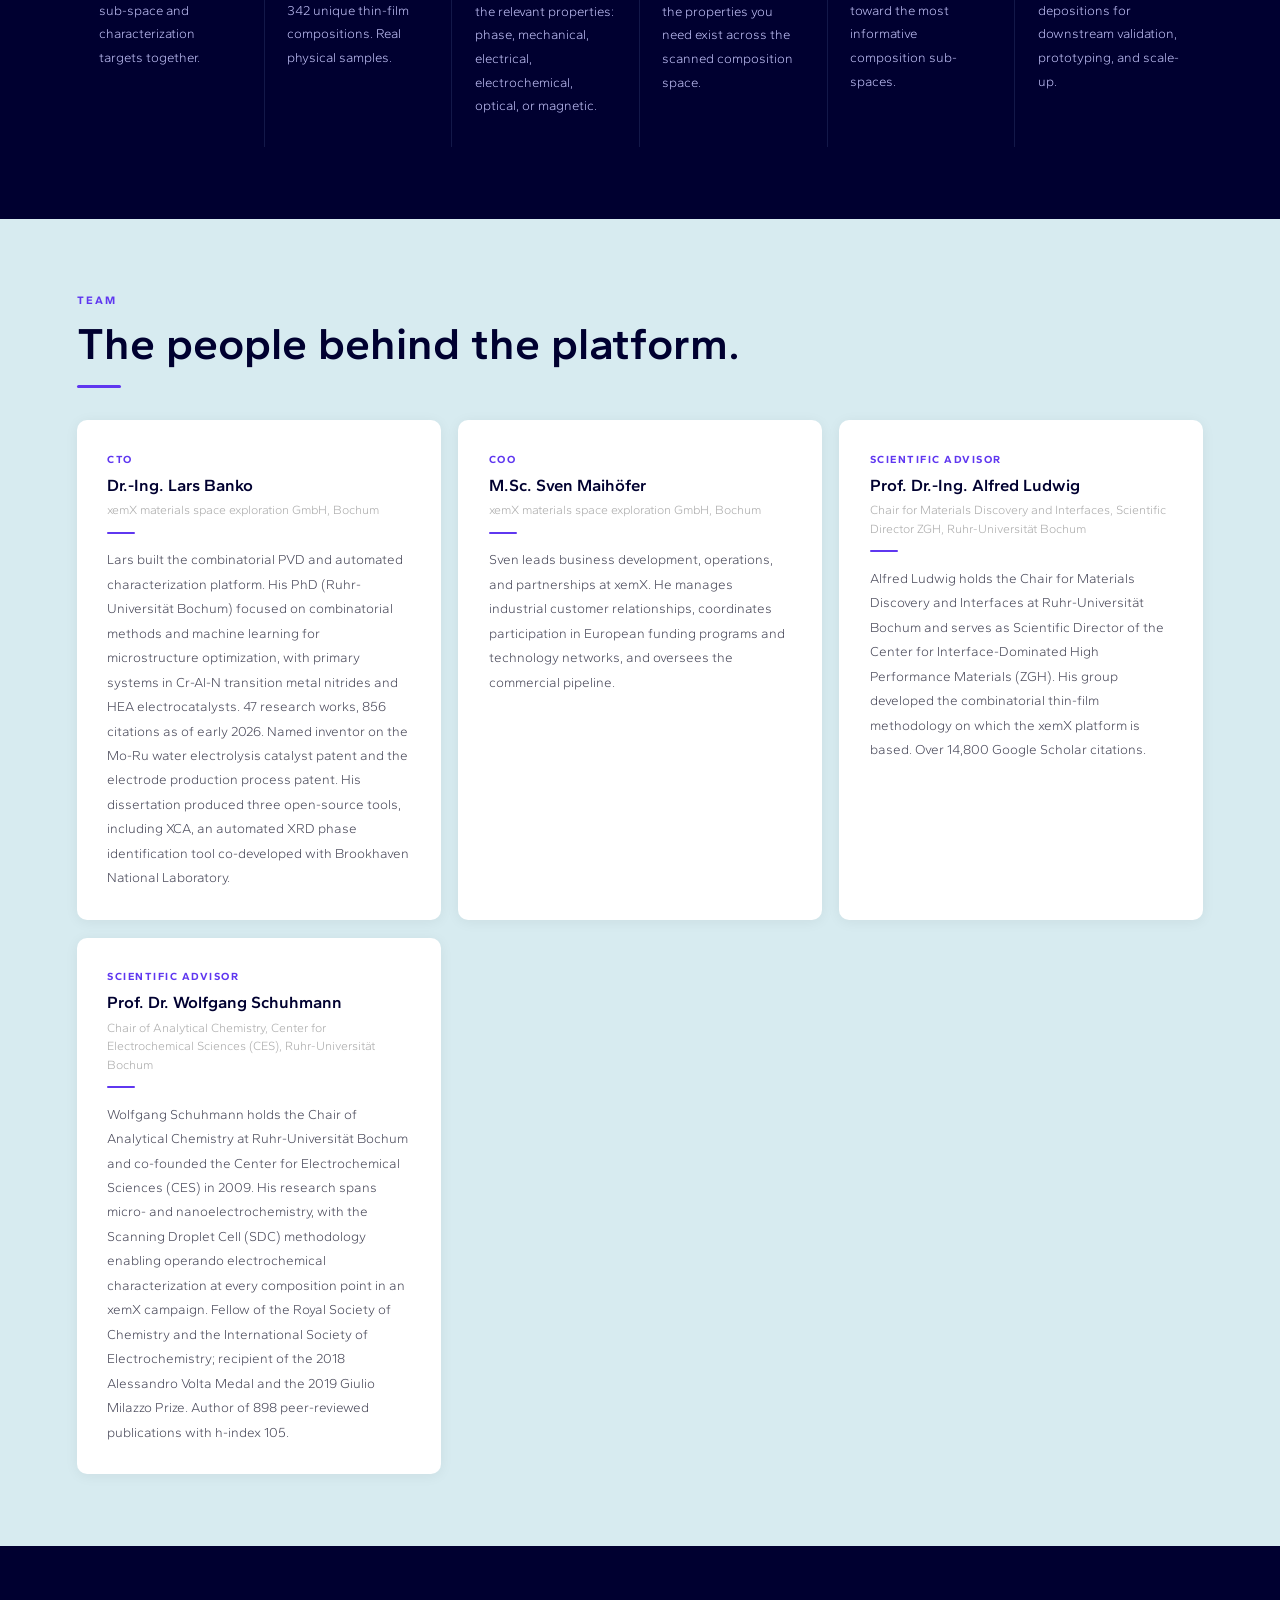
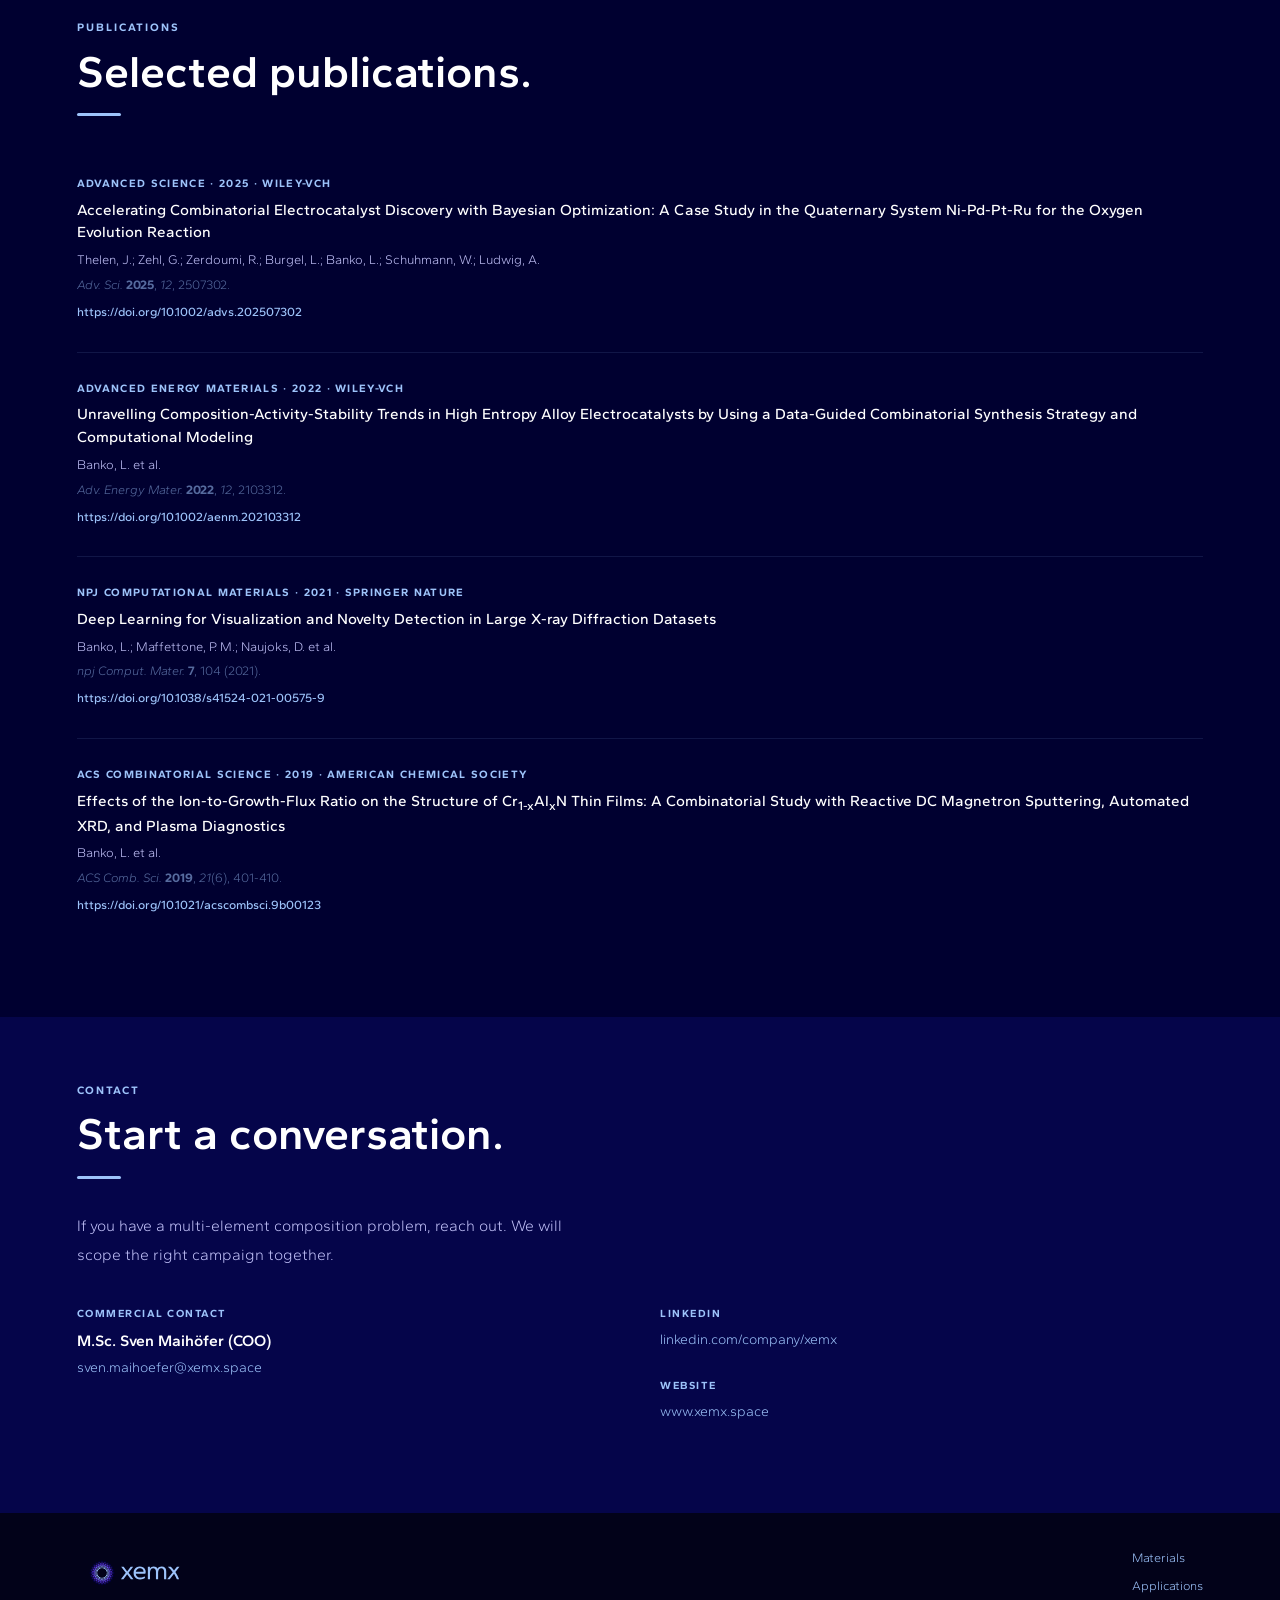
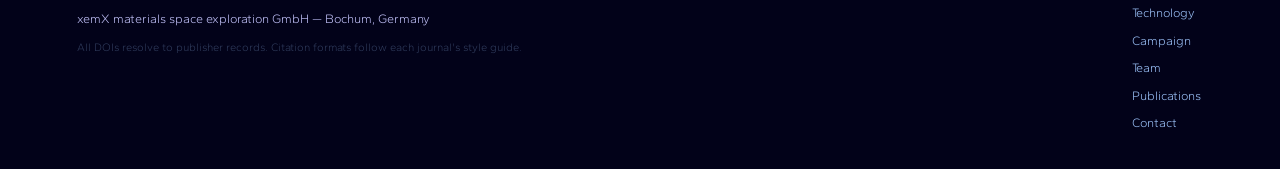
<file: revamped/index.html>
<!DOCTYPE html>
<html lang="en">
<head>
  <meta charset="UTF-8" />
  <meta name="viewport" content="width=device-width,initial-scale=1.0" />
  <meta name="description" content="xemX: Combinatorial thin-film synthesis and automated property characterization. Real samples. Measured properties. A complete picture of your composition space." />
  <meta property="og:title" content="xemX — Materials Space Exploration" />
  <meta property="og:description" content="Combinatorial thin-film synthesis and automated property characterization across hundreds of compositions in a single campaign." />
  <meta property="og:type" content="website" />
  <meta property="og:url" content="https://xemx-materials.com" />
  <meta name="twitter:card" content="summary_large_image" />
  <title>xemX — Materials Space Exploration</title>
  <link rel="preconnect" href="https://fonts.googleapis.com" />
  <link rel="preconnect" href="https://fonts.gstatic.com" crossorigin />
  <link rel="stylesheet" href="css/style.css" />
  <link rel="icon" href="logo.svg" type="image/svg+xml" />
</head>
<body>
  <a href="#main" class="skip-link">Skip to main content</a>

  <nav aria-label="Main navigation">
    <img src="logo.svg" alt="xemX" class="nav-logo" />
    <button class="nav-toggle" aria-label="Toggle navigation menu" aria-expanded="false">
      <span></span>
      <span></span>
      <span></span>
    </button>
    <ul>
      <li><a href="#materials">Materials</a></li>
      <li><a href="#applications">Applications</a></li>
      <li><a href="#technology">Technology</a></li>
      <li><a href="#campaign">Campaign</a></li>
      <li><a href="#team">Team</a></li>
      <li><a href="#publications">Publications</a></li>
      <li><a href="#contact" class="nav-cta">Contact</a></li>
    </ul>
  </nav>

  <main id="main">
    <section id="hero">
      <div class="hero-glow" aria-hidden="true"></div>
      <div class="hero-glow2" aria-hidden="true"></div>
      <p class="eyebrow">xemX materials space exploration GmbH</p>
      <h1 class="hero-h">We create<br />materials.</h1>
      <p class="hero-sub">
        Combinatorial thin-film synthesis and automated property characterization across hundreds of compositions in a single campaign. Real samples. Measured properties. A complete picture of your composition space.
      </p>
      <div>
        <a href="#materials" class="btn btn-p">How it works</a>
        <a href="#contact" class="btn btn-g">Get in touch</a>
      </div>
      <div class="hero-bar" aria-hidden="true"></div>
    </section>

    <div class="stats">
      <div class="stat">
        <span class="sn">36</span><span class="sl">Elements available</span>
      </div>
      <div class="stat">
        <span class="sn">342</span><span class="sl">Compositions per campaign</span>
      </div>
      <div class="stat">
        <span class="sn">7</span><span class="sl">Cathodes per run</span>
      </div>
      <div class="stat">
        <span class="sn">100 mm</span><span class="sl">Single wafer</span>
      </div>
    </div>

    <section id="materials" class="sec sec-white">
      <p class="tag">Materials</p>
      <h2 class="sh">We create alloys and thin-film materials.</h2>
      <div class="rule"></div>
      <p class="intro">
        xemX deposits real, physical thin-film samples across a continuous composition gradient on a single 100 mm wafer. One campaign produces 342 distinct compositions. Every point is characterized directly. The result is a complete composition-property map, not a model or calculation. Rather than evaluating one material at a time, your team can screen hundreds in a single run and focus on the candidates that matter.
      </p>
      <div class="mat-grid">
        <div class="mat-card">
          <h3>Combinatorial co-sputtering</h3>
          <p>
            Up to 7 elements are deposited simultaneously via magnetron sputtering in a single run. DC, RF, pulsed DC, HiPIMS, and reactive sputtering (N<sub>2</sub>, O<sub>2</sub>) are all available, covering metals, alloys, nitrides, and oxides. The composition varies continuously across the wafer, producing a laterally resolved library of 342 unique thin-film compositions.
          </p>
        </div>
        <div class="mat-card">
          <h3>Multi-element and high-entropy systems</h3>
          <p>
            The platform was built for composition spaces too large to navigate sequentially. Core operating domains include transition metal nitrides, high-entropy alloys, and multi-component oxides. Transition metals and their combinations form the primary operational range of the system.
          </p>
        </div>
        <div class="mat-card">
          <h3>Initial study or multi-round campaign</h3>
          <p>
            A campaign can be a single exploratory study or a multi-round program. The first run maps a slice of the composition space. Subsequent campaigns use property data from earlier runs to direct focus toward the most informative regions.
          </p>
        </div>
        <div class="mat-card">
          <h3>From composition map to prototype</h3>
          <p>
            Once a campaign identifies target compositions, controlled uniform depositions on flat or structured substrates are available for downstream validation and prototyping. Scale-up to production is handled via established manufacturing partners.
          </p>
        </div>
      </div>
      <div class="pt-wrap">
        <p class="pt-label">37 elements available in the xemX system</p>
        <div class="pt-grid">
          <div class="pt-row">
            <div class="el el-off">H</div>
            <div class="el el-gap"></div>
            <div class="el el-gap"></div>
            <div class="el el-gap"></div>
            <div class="el el-gap"></div>
            <div class="el el-gap"></div>
            <div class="el el-gap"></div>
            <div class="el el-gap"></div>
            <div class="el el-gap"></div>
            <div class="el el-gap"></div>
            <div class="el el-gap"></div>
            <div class="el el-gap"></div>
            <div class="el el-gap"></div>
            <div class="el el-gap"></div>
            <div class="el el-gap"></div>
            <div class="el el-gap"></div>
            <div class="el el-gap"></div>
            <div class="el el-off">He</div>
          </div>
          <div class="pt-row">
            <div class="el el-off">Li</div>
            <div class="el el-off">Be</div>
            <div class="el el-gap"></div>
            <div class="el el-gap"></div>
            <div class="el el-gap"></div>
            <div class="el el-gap"></div>
            <div class="el el-gap"></div>
            <div class="el el-gap"></div>
            <div class="el el-gap"></div>
            <div class="el el-gap"></div>
            <div class="el el-gap"></div>
            <div class="el el-gap"></div>
            <div class="el el-on">B</div>
            <div class="el el-on">C</div>
            <div class="el el-on">N</div>
            <div class="el el-on">O</div>
            <div class="el el-off">F</div>
            <div class="el el-off">Ne</div>
          </div>
          <div class="pt-row">
            <div class="el el-off">Na</div>
            <div class="el el-on">Mg</div>
            <div class="el el-gap"></div>
            <div class="el el-gap"></div>
            <div class="el el-gap"></div>
            <div class="el el-gap"></div>
            <div class="el el-gap"></div>
            <div class="el el-gap"></div>
            <div class="el el-gap"></div>
            <div class="el el-gap"></div>
            <div class="el el-gap"></div>
            <div class="el el-gap"></div>
            <div class="el el-on">Al</div>
            <div class="el el-on">Si</div>
            <div class="el el-off">P</div>
            <div class="el el-off">S</div>
            <div class="el el-off">Cl</div>
            <div class="el el-off">Ar</div>
          </div>
          <div class="pt-row">
            <div class="el el-off">K</div>
            <div class="el el-off">Ca</div>
            <div class="el el-on">Sc</div>
            <div class="el el-on">Ti</div>
            <div class="el el-on">V</div>
            <div class="el el-on">Cr</div>
            <div class="el el-on">Mn</div>
            <div class="el el-on">Fe</div>
            <div class="el el-on">Co</div>
            <div class="el el-on">Ni</div>
            <div class="el el-on">Cu</div>
            <div class="el el-off">Zn</div>
            <div class="el el-on">Ga</div>
            <div class="el el-on">Ge</div>
            <div class="el el-off">As</div>
            <div class="el el-off">Se</div>
            <div class="el el-off">Br</div>
            <div class="el el-off">Kr</div>
          </div>
          <div class="pt-row">
            <div class="el el-off">Rb</div>
            <div class="el el-off">Sr</div>
            <div class="el el-on">Y</div>
            <div class="el el-on">Zr</div>
            <div class="el el-on">Nb</div>
            <div class="el el-on">Mo</div>
            <div class="el el-off">Tc</div>
            <div class="el el-on">Ru</div>
            <div class="el el-on">Rh</div>
            <div class="el el-on">Pd</div>
            <div class="el el-on">Ag</div>
            <div class="el el-off">Cd</div>
            <div class="el el-on">In</div>
            <div class="el el-on">Sn</div>
            <div class="el el-off">Sb</div>
            <div class="el el-off">Te</div>
            <div class="el el-off">I</div>
            <div class="el el-off">Xe</div>
          </div>
          <div class="pt-row">
            <div class="el el-off">Cs</div>
            <div class="el el-off">Ba</div>
            <div class="el el-on">La</div>
            <div class="el el-on">Hf</div>
            <div class="el el-on">Ta</div>
            <div class="el el-on">W</div>
            <div class="el el-on">Re</div>
            <div class="el el-off">Os</div>
            <div class="el el-on">Ir</div>
            <div class="el el-on">Pt</div>
            <div class="el el-on">Au</div>
            <div class="el el-off">Hg</div>
            <div class="el el-off">Tl</div>
            <div class="el el-off">Pb</div>
            <div class="el el-on">Bi</div>
            <div class="el el-off">Po</div>
            <div class="el el-off">At</div>
            <div class="el el-off">Rn</div>
          </div>
        </div>
        <div class="pt-legend">
          <div class="pt-legend-item">
            <div class="pt-dot pt-dot-active"></div><span>Available</span>
          </div>
          <div class="pt-legend-item">
            <div class="pt-dot pt-dot-inactive"></div><span>Not in current configuration</span>
          </div>
        </div>
        <p class="pt-note">Contact us to confirm availability for your specific element combination.</p>
      </div>
    </section>

    <section id="applications" class="sec sec-dark">
      <p class="tag tag-l">Applications &amp; Use Cases</p>
      <h2 class="sh sh-light">Where the platform applies.</h2>
      <div class="rule rule-l"></div>
      <p class="intro intro-l">
        The platform is suited to any problem where composition determines functionality and the relevant space is too large to navigate one material at a time. The following domains represent active and completed campaigns.
      </p>
      <div class="app-grid">
        <div class="app-card">
          <p class="app-d">Electrochemistry</p>
          <h3>Water electrolysis catalysts</h3>
          <p>
            Activity-stability tradeoffs mapped across HEA composition space using the Scanning Droplet Cell. Published results across the Ni-Pd-Pt-Ru and Co-Fe-Ni systems.
          </p>
        </div>
        <div class="app-card">
          <p class="app-d">Electrochemistry</p>
          <h3>CO<sub>2</sub> electrolysis catalysts</h3>
          <p>
            Multi-element composition screening for CO<sub>2</sub> reduction electrocatalysts. Completed campaigns with industrial customers in energy and specialty chemicals.
          </p>
        </div>
        <div class="app-card">
          <p class="app-d">Coatings</p>
          <h3>Hard nitride coatings</h3>
          <p>
            Reactive co-sputtering of multi-element nitride systems. CrAlN and related transition metal nitride systems mapped by XRD phase analysis, plasma diagnostics, and nanoindentation.
          </p>
        </div>
        <div class="app-card">
          <p class="app-d">Coatings</p>
          <h3>Functional optical coatings</h3>
          <p>
            Optical property mapping across multi-element composition gradients using UV-VIS reflectance spectroscopy combined with 4-point probe electrical characterization.
          </p>
        </div>
        <div class="app-card">
          <p class="app-d">Metal manufacturing</p>
          <h3>Alloy composition optimization</h3>
          <p>
            Systematic screening of multi-element alloy composition spaces with integrated structural and mechanical characterization.
          </p>
        </div>
        <div class="app-card">
          <p class="app-d">Semiconductor</p>
          <h3>Diffusion barrier layers</h3>
          <p>
            Ternary and quaternary composition screening beyond binary TaN. 4-point probe resistivity and XRD phase mapping across the full composition gradient.
          </p>
        </div>
        <div class="app-card">
          <p class="app-d">Magnetics</p>
          <h3>Rare-earth-free magnets</h3>
          <p>
            MOKE maps magnetic properties across all 342 composition points simultaneously, combined with XRD phase identification.
          </p>
        </div>
        <div class="app-card">
          <p class="app-d">Electrochemistry</p>
          <h3>Bipolar plate coatings</h3>
          <p>
            Corrosion potential mapping via SDC and contact-resistance mapping via 4-point probe across multi-element composition gradients.
          </p>
        </div>
      </div>
    </section>

    <section id="technology" class="sec sec-light">
      <p class="tag">Technology Overview</p>
      <h2 class="sh">Platform capabilities.</h2>
      <div class="rule"></div>
      <p class="intro">
        The xemX platform integrates a combinatorial PVD deposition system with a full suite of automated characterization instruments. Every composition point in a campaign is measured directly.
      </p>
      <div class="tech-cols">
        <div>
          <p class="th">Deposition Platform</p>
          <table class="spec-t">
            <tr>
              <td>Deposition method</td>
              <td>Magnetron co-sputtering</td>
            </tr>
            <tr>
              <td>Cathodes per run</td>
              <td>Up to 7 elements simultaneously</td>
            </tr>
            <tr>
              <td>Sputtering modes</td>
              <td>DC, RF, pulsed DC, HiPIMS, reactive (N<sub>2</sub>, O<sub>2</sub>)</td>
            </tr>
            <tr>
              <td>Material classes</td>
              <td>Metals, alloys, nitrides, oxides</td>
            </tr>
            <tr>
              <td>Wafer</td>
              <td>100 mm, single campaign</td>
            </tr>
            <tr>
              <td>Compositions per run</td>
              <td>342 unique measurement points</td>
            </tr>
            <tr>
              <td>Library geometry</td>
              <td>Continuous lateral composition gradient</td>
            </tr>
            <tr>
              <td>Elements available</td>
              <td>37 across the periodic table</td>
            </tr>
            <tr>
              <td>Campaign design</td>
              <td>Bayesian optimization for iterative sub-space selection</td>
            </tr>
          </table>
        </div>
        <div>
          <p class="th">Integrated Characterization</p>
          <ul class="char-list">
            <li>
              <span class="cn">Automated XRD phase mapping</span><span class="cd">Crystal structure and phase identification at every composition point</span>
            </li>
            <li>
              <span class="cn">EDX / WDX composition mapping</span><span class="cd">Quantitative elemental analysis across the full wafer</span>
            </li>
            <li>
              <span class="cn">4-Point probe</span><span class="cd">Sheet resistance and electrical resistivity</span>
            </li>
            <li>
              <span class="cn">Nanoindentation</span><span class="cd">Hardness and elastic modulus</span>
            </li>
            <li>
              <span class="cn">Scanning Droplet Cell (SDC)</span><span class="cd">Operando electrochemical activity, stability, and corrosion at each composition point</span>
            </li>
            <li>
              <span class="cn">UV-VIS reflectance spectroscopy</span><span class="cd">Optical property mapping</span>
            </li>
            <li>
              <span class="cn">MOKE</span><span class="cd">Magneto-Optic Kerr Effect for magnetic property mapping</span>
            </li>
          </ul>
        </div>
      </div>
      <div class="note-box">
        <strong>On the composition library:</strong> The 342 composition points per campaign result from a continuous lateral composition gradient inherent to the co-sputtering geometry, not separately controlled discrete depositions. For production of a single target composition, controlled uniform depositions are available following campaign-based identification.
      </div>
    </section>

    <section id="campaign" class="sec sec-dark">
      <p class="tag tag-l">Campaign</p>
      <h2 class="sh sh-light">How a campaign works.</h2>
      <div class="rule rule-l"></div>
      <p class="intro intro-l">
        A campaign replaces sequential material evaluation with a single, complete composition-property map. A first campaign can serve as a standalone initial study. Multi-round programs use earlier results to direct subsequent runs toward the most informative composition regions.
      </p>
      <div class="flow">
        <div class="flow-step">
          <div class="fn">01</div>
          <p class="ft">Define the space</p>
          <p class="fd">Identify elements and composition ranges. We will scope the right sub-space and characterization targets together.</p>
        </div>
        <div class="flow-step">
          <div class="fn">02</div>
          <p class="ft">Deposition run</p>
          <p class="fd">Up to 7 elements co-sputtered onto a 100 mm wafer in one run. 342 unique thin-film compositions. Real physical samples.</p>
        </div>
        <div class="flow-step">
          <div class="fn">03</div>
          <p class="ft">Automated characterization</p>
          <p class="fd">Every composition point is measured for the relevant properties: phase, mechanical, electrical, electrochemical, optical, or magnetic.</p>
        </div>
        <div class="flow-step">
          <div class="fn">04</div>
          <p class="ft">Composition-property map</p>
          <p class="fd">You receive a full dataset showing where the properties you need exist across the scanned composition space.</p>
        </div>
        <div class="flow-step">
          <div class="fn">05</div>
          <p class="ft">Iterate</p>
          <p class="fd">Bayesian optimization uses results to direct the next campaign toward the most informative composition sub-spaces.</p>
        </div>
        <div class="flow-step">
          <div class="fn">06</div>
          <p class="ft">Validated candidates</p>
          <p class="fd">Target compositions are produced as controlled uniform depositions for downstream validation, prototyping, and scale-up.</p>
        </div>
      </div>
    </section>

    <section id="team" class="sec sec-mid">
      <p class="tag">Team</p>
      <h2 class="sh">The people behind the platform.</h2>
      <div class="rule"></div>
      <div class="team-grid">
        <div class="team-card">
          <p class="t-role">CTO</p>
          <p class="t-name">Dr.-Ing. Lars Banko</p>
          <p class="t-affil">xemX materials space exploration GmbH, Bochum</p>
          <div class="tdiv"></div>
          <p class="t-bio">
            Lars built the combinatorial PVD and automated characterization platform. His PhD (Ruhr-Universität Bochum) focused on combinatorial methods and machine learning for microstructure optimization, with primary systems in Cr-Al-N transition metal nitrides and HEA electrocatalysts. 47 research works, 856 citations as of early 2026. Named inventor on the Mo-Ru water electrolysis catalyst patent and the electrode production process patent. His dissertation produced three open-source tools, including XCA, an automated XRD phase identification tool co-developed with Brookhaven National Laboratory.
          </p>
        </div>
        <div class="team-card">
          <p class="t-role">COO</p>
          <p class="t-name">M.Sc. Sven Maihöfer</p>
          <p class="t-affil">xemX materials space exploration GmbH, Bochum</p>
          <div class="tdiv"></div>
          <p class="t-bio">
            Sven leads business development, operations, and partnerships at xemX. He manages industrial customer relationships, coordinates participation in European funding programs and technology networks, and oversees the commercial pipeline.
          </p>
        </div>
        <div class="team-card">
          <p class="t-role">Scientific Advisor</p>
          <p class="t-name">Prof. Dr.-Ing. Alfred Ludwig</p>
          <p class="t-affil">Chair for Materials Discovery and Interfaces, Scientific Director ZGH, Ruhr-Universität Bochum</p>
          <div class="tdiv"></div>
          <p class="t-bio">
            Alfred Ludwig holds the Chair for Materials Discovery and Interfaces at Ruhr-Universität Bochum and serves as Scientific Director of the Center for Interface-Dominated High Performance Materials (ZGH). His group developed the combinatorial thin-film methodology on which the xemX platform is based. Over 14,800 Google Scholar citations.
          </p>
        </div>
        <div class="team-card">
          <p class="t-role">Scientific Advisor</p>
          <p class="t-name">Prof. Dr. Wolfgang Schuhmann</p>
          <p class="t-affil">Chair of Analytical Chemistry, Center for Electrochemical Sciences (CES), Ruhr-Universität Bochum</p>
          <div class="tdiv"></div>
          <p class="t-bio">
            Wolfgang Schuhmann holds the Chair of Analytical Chemistry at Ruhr-Universität Bochum and co-founded the Center for Electrochemical Sciences (CES) in 2009. His research spans micro- and nanoelectrochemistry, with the Scanning Droplet Cell (SDC) methodology enabling operando electrochemical characterization at every composition point in an xemX campaign. Fellow of the Royal Society of Chemistry and the International Society of Electrochemistry; recipient of the 2018 Alessandro Volta Medal and the 2019 Giulio Milazzo Prize. Author of 898 peer-reviewed publications with h-index 105.
          </p>
        </div>
      </div>
    </section>

    <section id="publications" class="sec sec-dark">
      <p class="tag tag-l">Publications</p>
      <h2 class="sh sh-light">Selected publications.</h2>
      <div class="rule rule-l"></div>
      <div class="pub-list">
        <div class="pub">
          <p class="pj">Advanced Science &middot; 2025 &middot; Wiley-VCH</p>
          <p class="pt-pub">
            Accelerating Combinatorial Electrocatalyst Discovery with Bayesian Optimization: A Case Study in the Quaternary System Ni-Pd-Pt-Ru for the Oxygen Evolution Reaction
          </p>
          <p class="pa">Thelen, J.; Zehl, G.; Zerdoumi, R.; Burgel, L.; Banko, L.; Schuhmann, W.; Ludwig, A.</p>
          <p class="pr"><em>Adv. Sci.</em> <strong>2025</strong>, <em>12</em>, 2507302.</p>
          <a class="pdoi" href="https://doi.org/10.1002/advs.202507302" target="_blank" rel="noopener">https://doi.org/10.1002/advs.202507302</a>
        </div>
        <div class="pub">
          <p class="pj">Advanced Energy Materials &middot; 2022 &middot; Wiley-VCH</p>
          <p class="pt-pub">
            Unravelling Composition-Activity-Stability Trends in High Entropy Alloy Electrocatalysts by Using a Data-Guided Combinatorial Synthesis Strategy and Computational Modeling
          </p>
          <p class="pa">Banko, L. et al.</p>
          <p class="pr"><em>Adv. Energy Mater.</em> <strong>2022</strong>, <em>12</em>, 2103312.</p>
          <a class="pdoi" href="https://doi.org/10.1002/aenm.202103312" target="_blank" rel="noopener">https://doi.org/10.1002/aenm.202103312</a>
        </div>
        <div class="pub">
          <p class="pj">npj Computational Materials &middot; 2021 &middot; Springer Nature</p>
          <p class="pt-pub">Deep Learning for Visualization and Novelty Detection in Large X-ray Diffraction Datasets</p>
          <p class="pa">Banko, L.; Maffettone, P. M.; Naujoks, D. et al.</p>
          <p class="pr"><em>npj Comput. Mater.</em> <strong>7</strong>, 104 (2021).</p>
          <a class="pdoi" href="https://doi.org/10.1038/s41524-021-00575-9" target="_blank" rel="noopener">https://doi.org/10.1038/s41524-021-00575-9</a>
        </div>
        <div class="pub">
          <p class="pj">ACS Combinatorial Science &middot; 2019 &middot; American Chemical Society</p>
          <p class="pt-pub">
            Effects of the Ion-to-Growth-Flux Ratio on the Structure of Cr<sub>1-x</sub>Al<sub>x</sub>N Thin Films: A Combinatorial Study with Reactive DC Magnetron Sputtering, Automated XRD, and Plasma Diagnostics
          </p>
          <p class="pa">Banko, L. et al.</p>
          <p class="pr"><em>ACS Comb. Sci.</em> <strong>2019</strong>, <em>21</em>(6), 401-410.</p>
          <a class="pdoi" href="https://doi.org/10.1021/acscombsci.9b00123" target="_blank" rel="noopener">https://doi.org/10.1021/acscombsci.9b00123</a>
        </div>
      </div>
    </section>

    <section id="contact">
      <p class="tag tag-l">Contact</p>
      <h2 class="sh sh-light">Start a conversation.</h2>
      <div class="rule rule-l"></div>
      <p class="contact-intro">
        If you have a multi-element composition problem, reach out. We will scope the right campaign together.
      </p>
      <div class="contact-grid">
        <div>
          <div class="contact-block">
            <p class="cl">Commercial Contact</p>
            <p class="cn2">M.Sc. Sven Maihöfer (COO)</p>
            <a href="mailto:sven.maihoefer@xemx.space">sven.maihoefer@xemx.space</a>
          </div>
        </div>
        <div>
          <div class="contact-block">
            <p class="cl">LinkedIn</p>
            <a href="https://www.linkedin.com/company/xemx" target="_blank" rel="noopener">linkedin.com/company/xemx</a>
          </div>
          <div class="contact-block">
            <p class="cl">Website</p>
            <a href="https://www.xemx.space" target="_blank" rel="noopener">www.xemx.space</a>
          </div>
        </div>
      </div>
    </section>
  </main>

  <footer>
    <div>
      <img src="logo.svg" alt="xemX" class="flogo" loading="lazy" />
      <p>xemX materials space exploration GmbH &mdash; Bochum, Germany</p>
      <p class="fleg">All DOIs resolve to publisher records. Citation formats follow each journal's style guide.</p>
    </div>
    <div class="flinks">
      <a href="#materials">Materials</a>
      <a href="#applications">Applications</a>
      <a href="#technology">Technology</a>
      <a href="#campaign">Campaign</a>
      <a href="#team">Team</a>
      <a href="#publications">Publications</a>
      <a href="#contact">Contact</a>
    </div>
  </footer>

  <script src="js/main.js" defer></script>
</body>
</html>
</file>
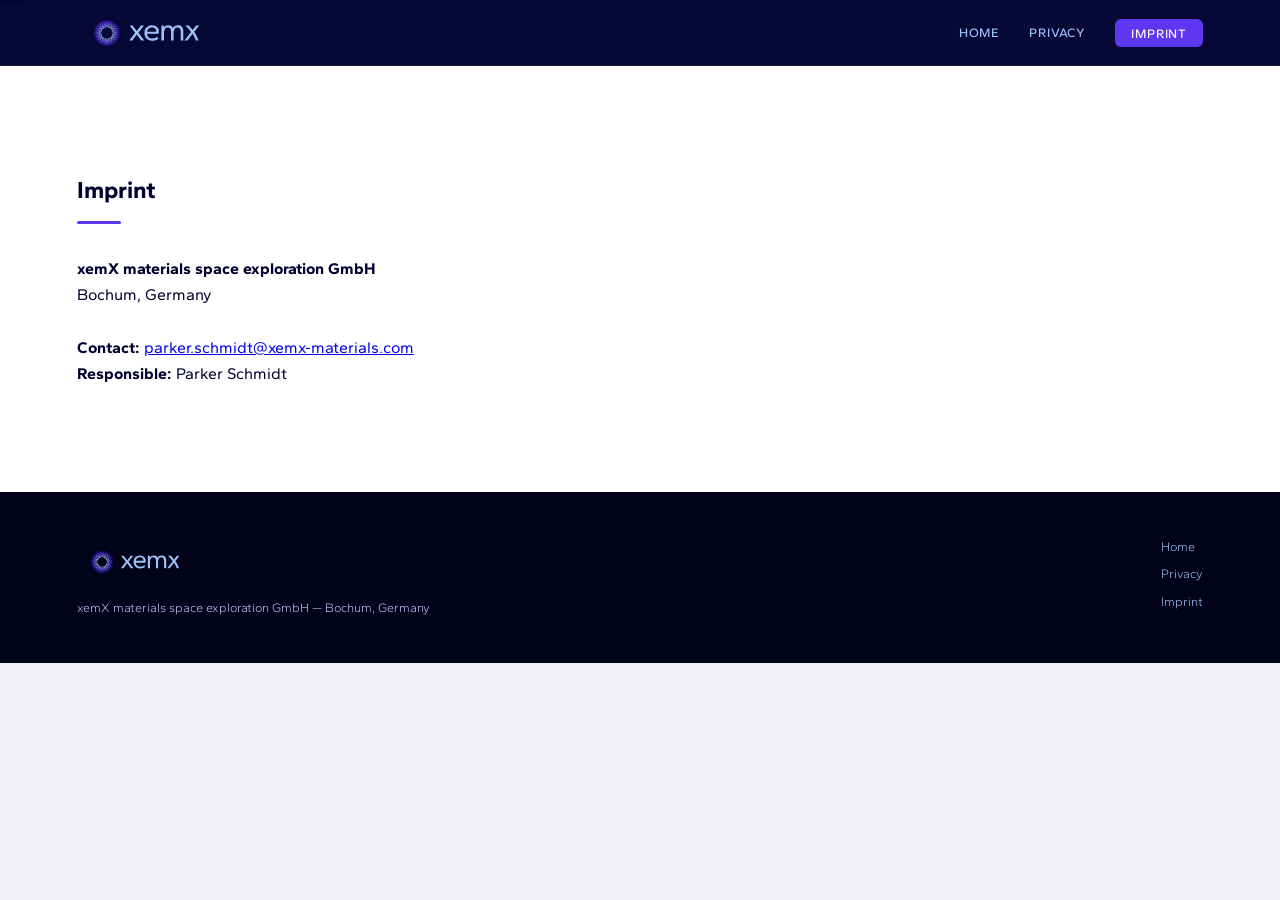
<file: imprint.html>
<!DOCTYPE html>
<html lang="en">
<head>
  <meta charset="UTF-8" />
  <meta name="viewport" content="width=device-width,initial-scale=1.0" />
  <meta name="description" content="Imprint - xemX materials space exploration GmbH" />
  <meta name="robots" content="noindex, follow" />
  <title>Imprint — xemX</title>
  <link rel="preconnect" href="https://fonts.googleapis.com" />
  <link rel="preconnect" href="https://fonts.gstatic.com" crossorigin />
  <link rel="stylesheet" href="css/style.css" />
  <link rel="icon" href="logo.svg" type="image/svg+xml" />
</head>
<body>
  <a href="#main" class="skip-link">Skip to main content</a>

  <nav aria-label="Main navigation">
    <img src="logo.svg" alt="xemX" class="nav-logo" />
    <button class="nav-toggle" aria-label="Toggle navigation menu" aria-expanded="false">
      <span></span>
      <span></span>
      <span></span>
    </button>
    <ul>
      <li><a href="index.html">Home</a></li>
      <li><a href="privacy-policy.html">Privacy</a></li>
      <li><a href="imprint.html" class="nav-cta">Imprint</a></li>
    </ul>
  </nav>

  <main id="main">
    <section class="sec sec-white">
      <h1 class="sh">Imprint</h1>
      <div class="rule"></div>

      <div class="legal-content">
        <p><strong>xemX materials space exploration GmbH</strong></p>
        <p>Bochum, Germany</p>
        <p>&nbsp;</p>
        <p><strong>Contact:</strong> <a href="mailto:parker.schmidt@xemx-materials.com">parker.schmidt@xemx-materials.com</a></p>
        <p><strong>Responsible:</strong> Parker Schmidt</p>
      </div>
    </section>
  </main>

  <footer>
    <div>
      <img src="logo.svg" alt="xemX" class="flogo" loading="lazy" />
      <p>xemX materials space exploration GmbH — Bochum, Germany</p>
    </div>
    <div class="flinks">
      <a href="index.html">Home</a>
      <a href="privacy-policy.html">Privacy</a>
      <a href="imprint.html">Imprint</a>
    </div>
  </footer>

  <script src="js/main.js" defer></script>
</body>
</html>
</file>
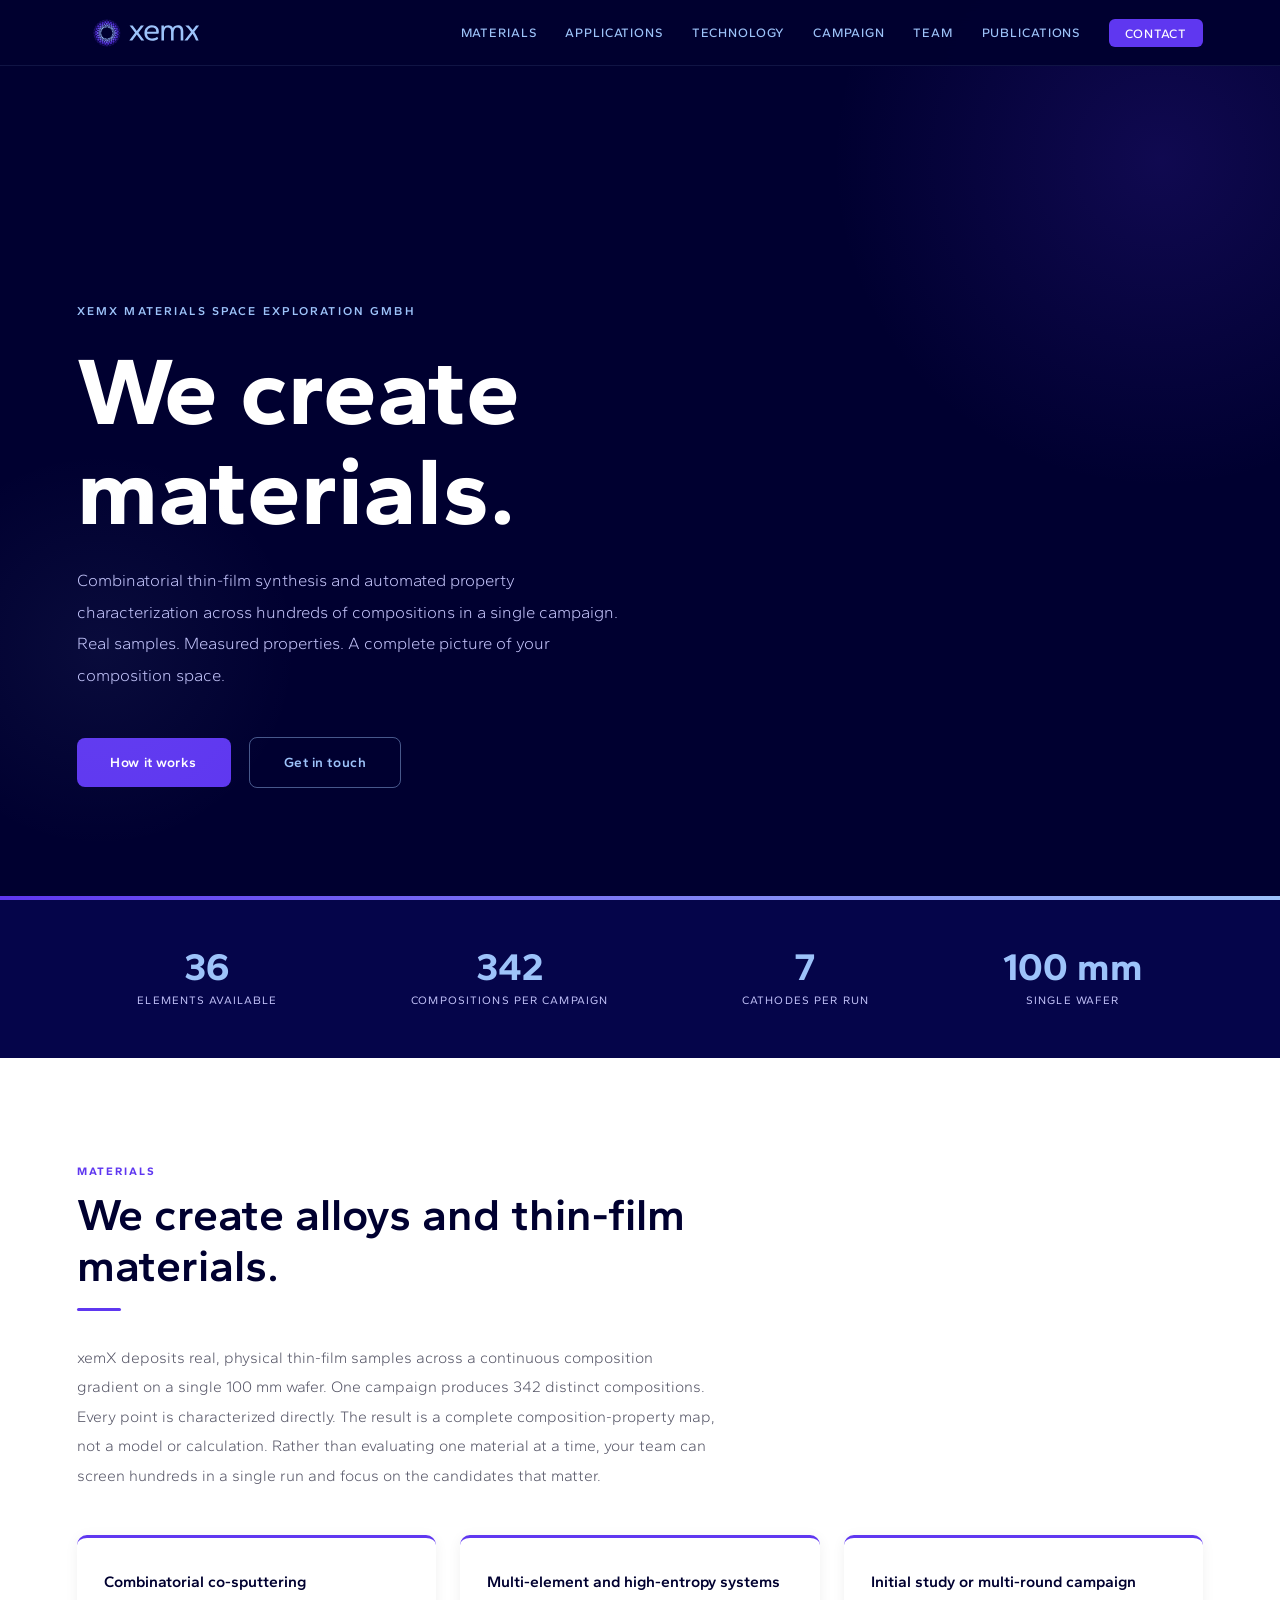
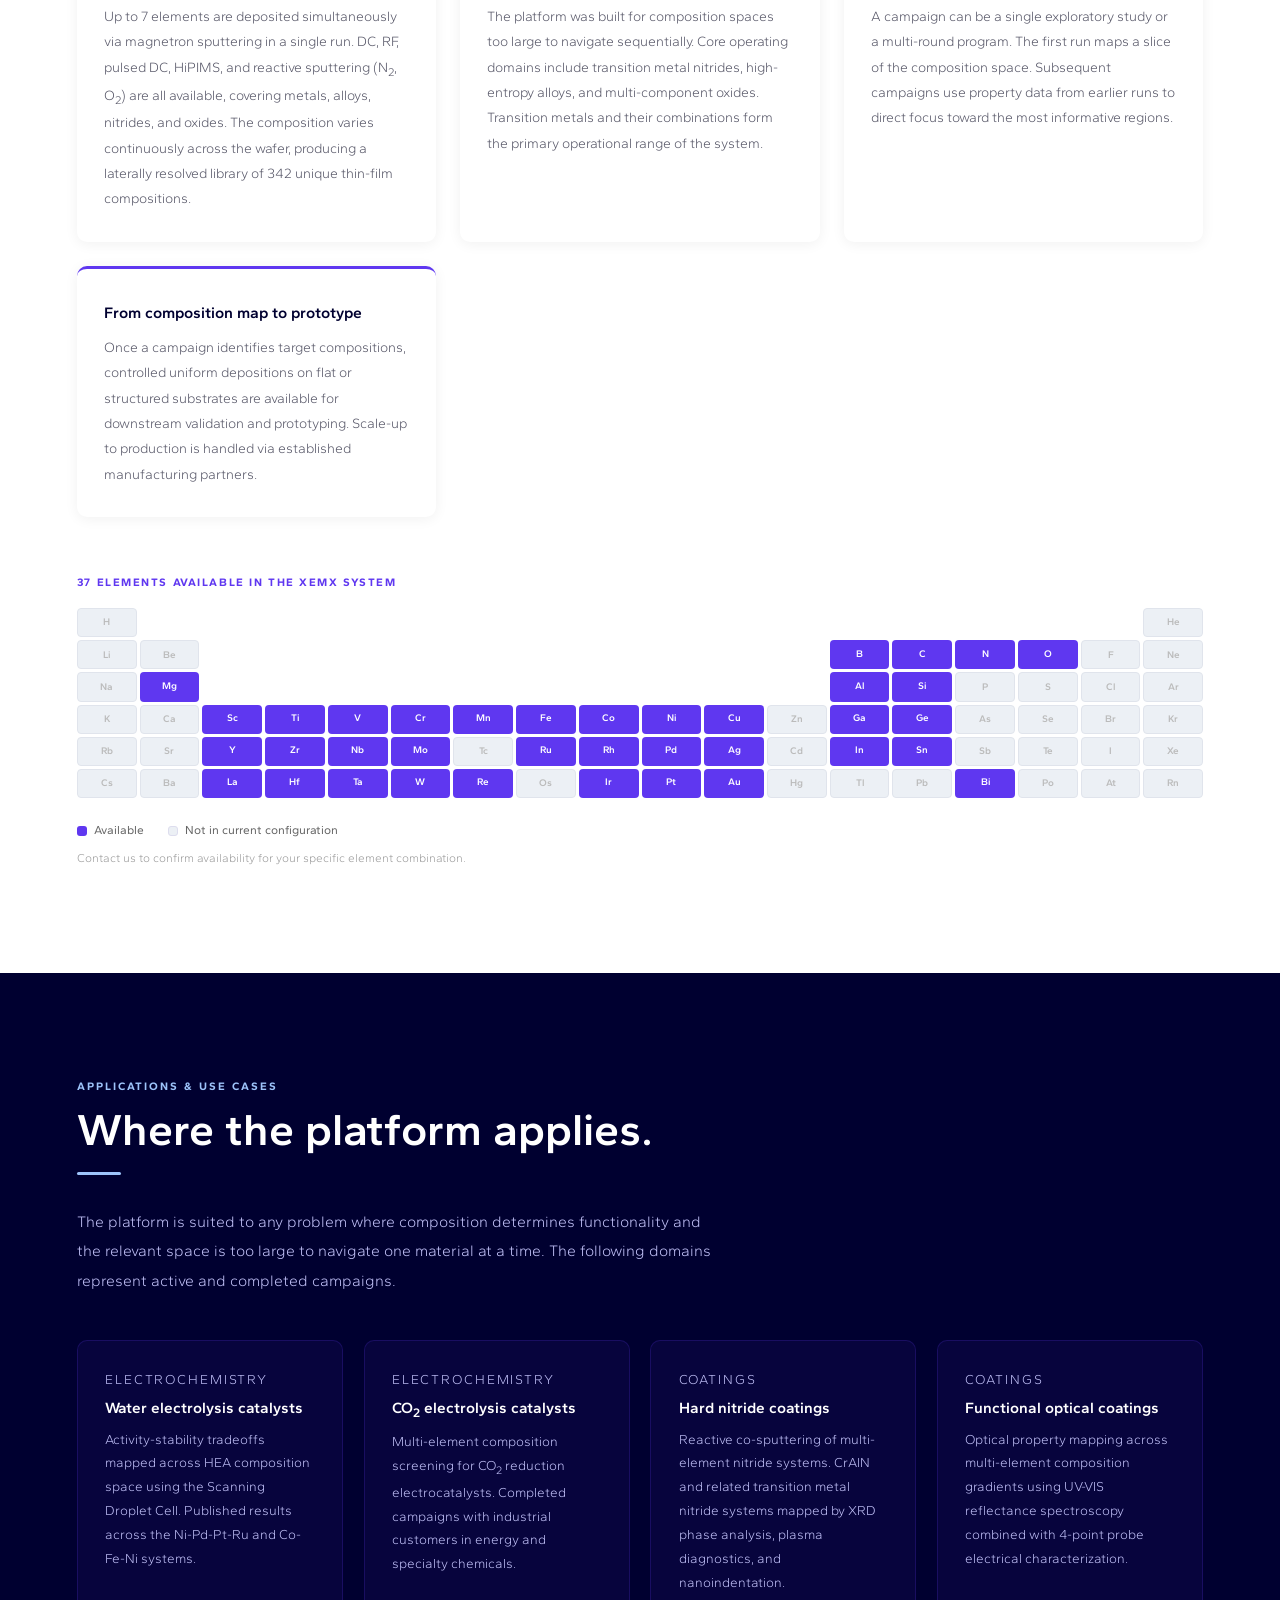
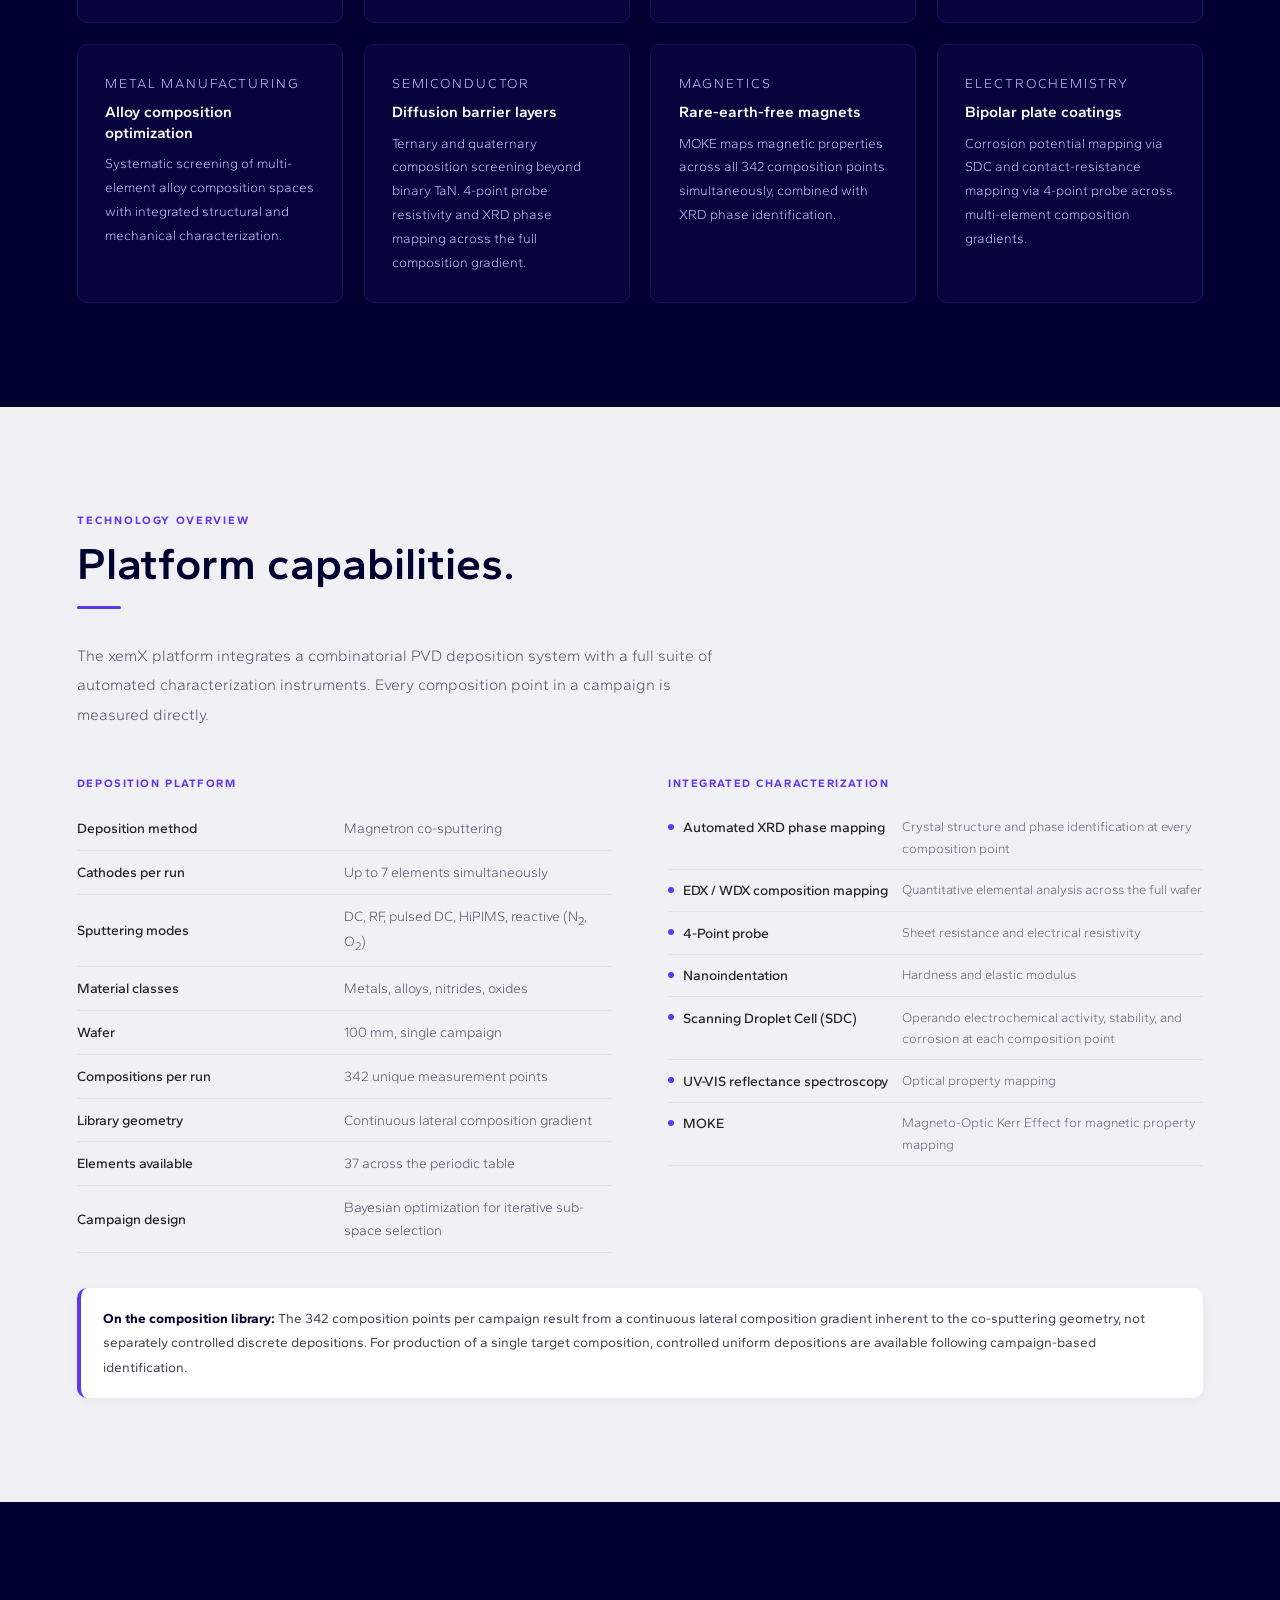
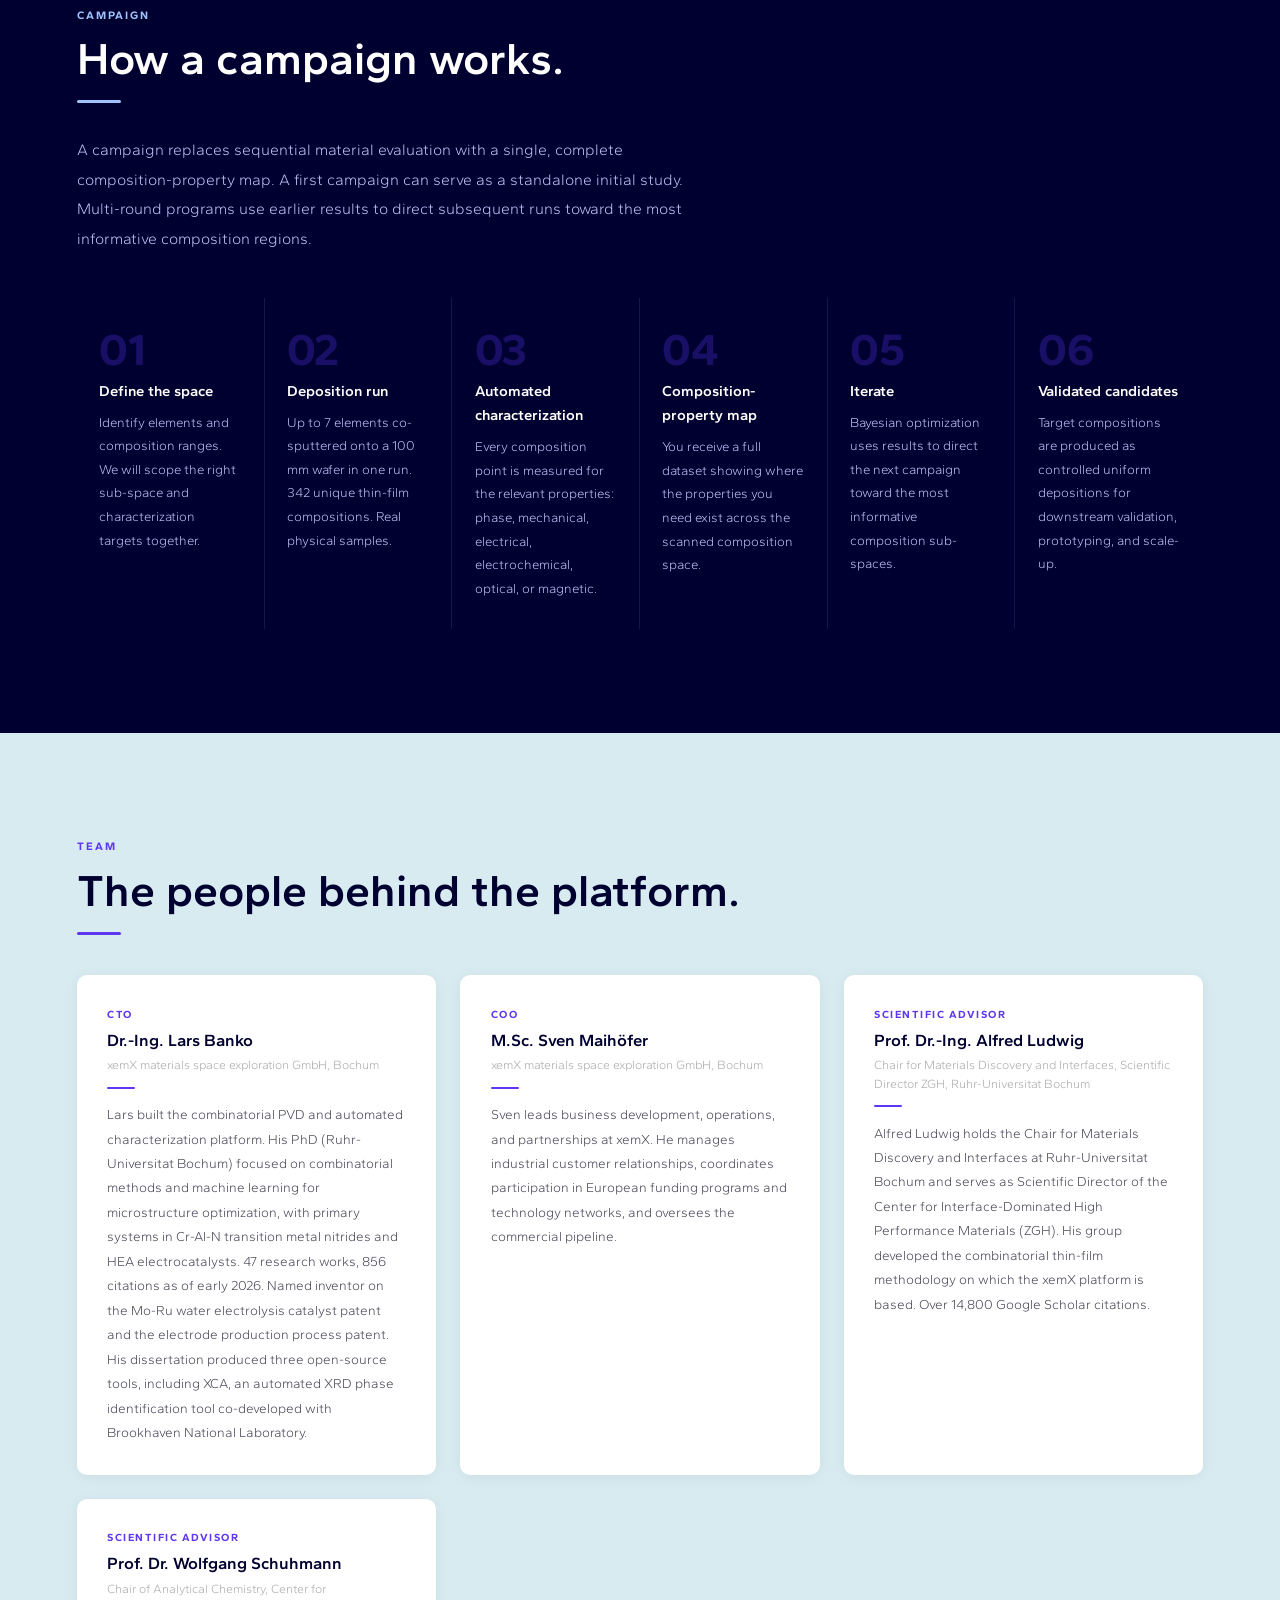
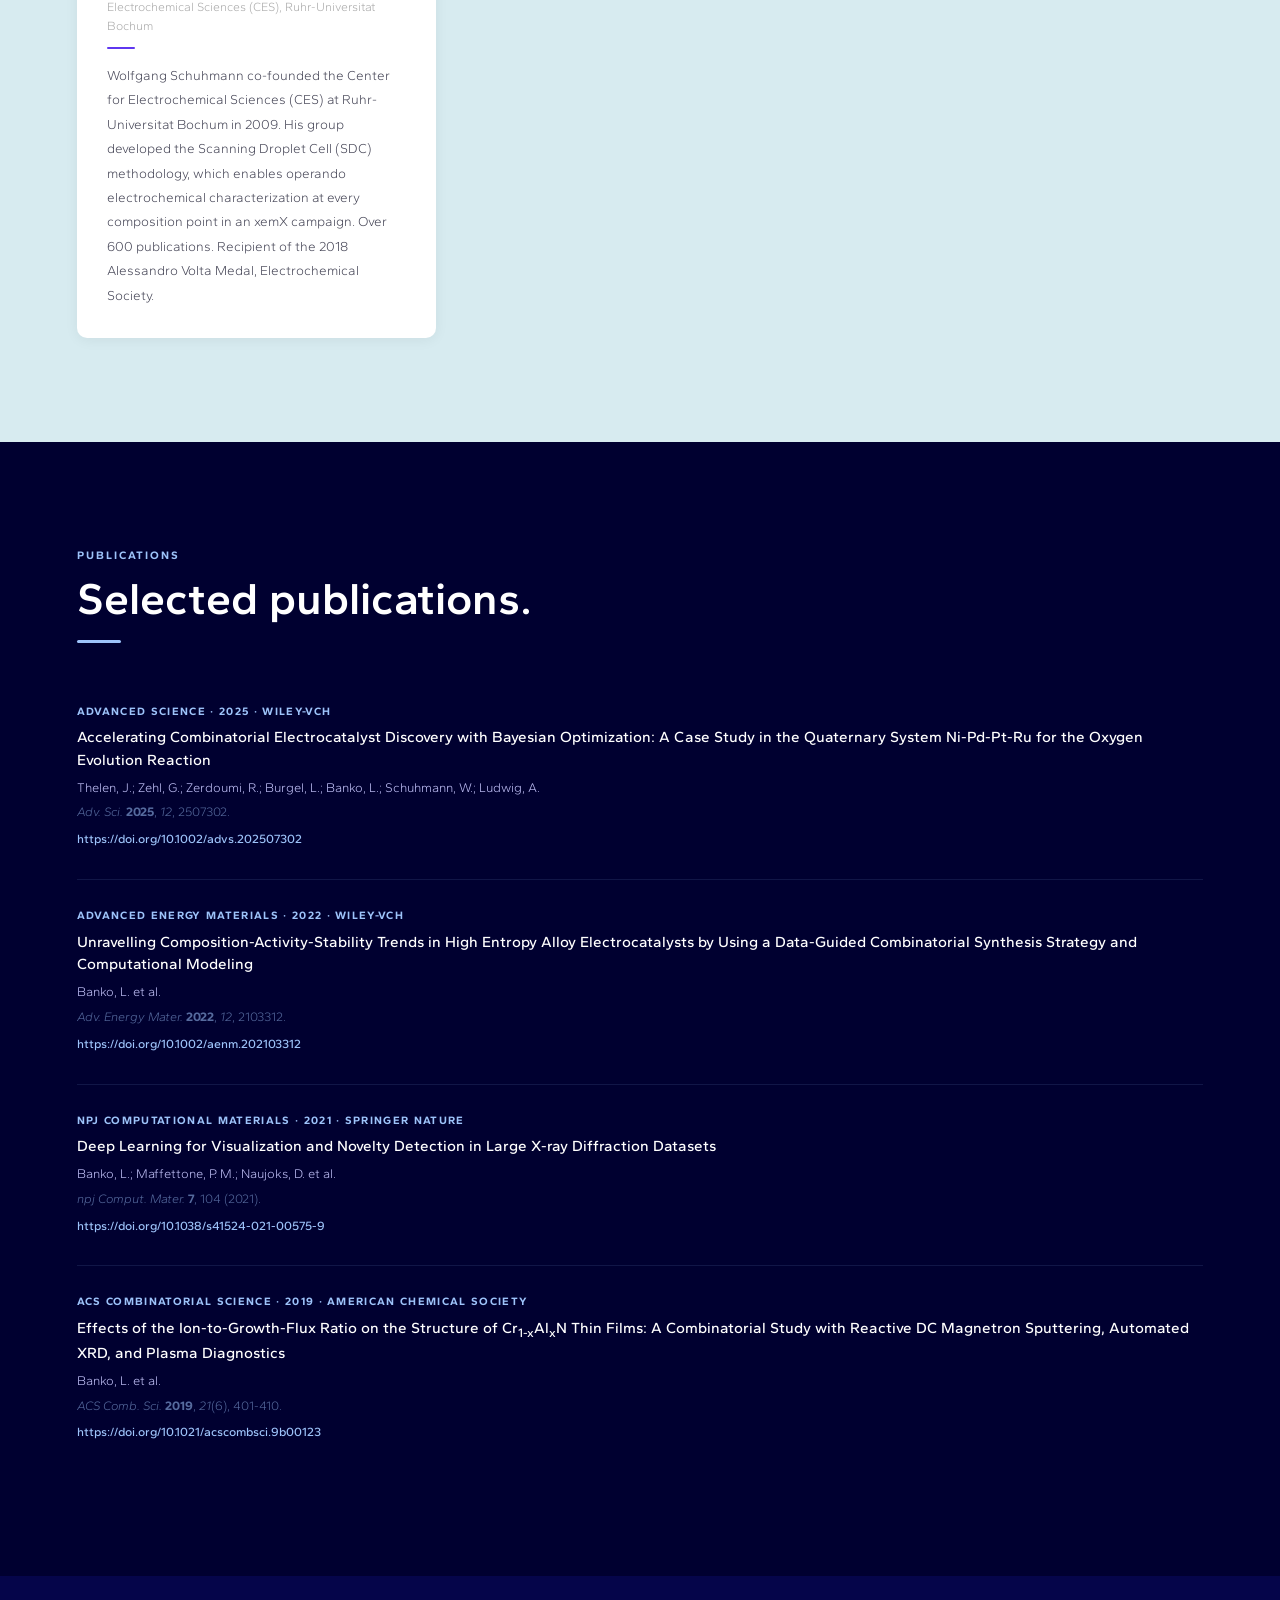
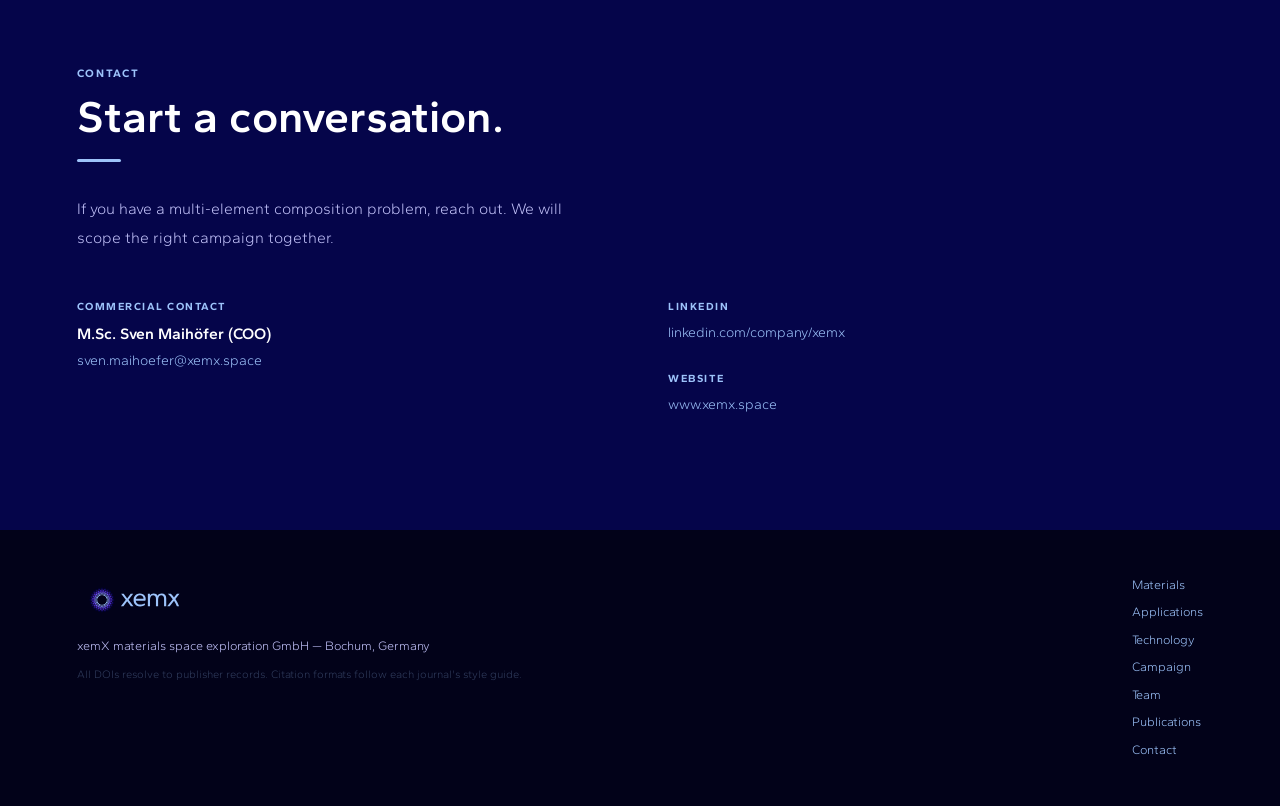
<file: index.original.html>
<!DOCTYPE html>
<html lang="en">
<head>
<meta charset="UTF-8"/>
<meta name="viewport" content="width=device-width,initial-scale=1.0"/>
<title>xemX — Materials Space Exploration</title>
<link href="https://fonts.googleapis.com/css2?family=Gantari:wght@300;400;500;600;700&display=swap" rel="stylesheet"/>
<style>
:root{
  --galaxy:#000030;--tiefblau:#020219;--dunkel:#05054A;
  --purple:#5F37F0;--sky:#9DC3FA;--flieder:#C3C3FA;
  --ice:#D7EBF0;--offwhite:#F0F0F5;
  --r:10px;
}
*,*::before,*::after{box-sizing:border-box;margin:0;padding:0;}
html{scroll-behavior:smooth;}
body{font-family:'Gantari',sans-serif;background:var(--offwhite);color:var(--galaxy);line-height:1.65;}

nav{position:fixed;top:0;left:0;width:100%;z-index:200;
  background:rgba(0,0,48,.97);backdrop-filter:blur(14px);
  isolation:isolate;
  display:flex;align-items:center;justify-content:space-between;
  padding:0 6%;height:66px;border-bottom:1px solid rgba(157,195,250,.1);}
.nav-logo{height:60px;object-fit:contain;
  }
nav ul{list-style:none;display:flex;gap:1.8rem;}
nav ul a{color:var(--sky);text-decoration:none;font-size:.79rem;
  font-weight:500;letter-spacing:.07em;text-transform:uppercase;transition:color .2s;}
nav ul a:hover{color:#fff;}
.nav-cta{background:var(--purple)!important;color:#fff!important;
  padding:.42rem 1rem;border-radius:6px;}
.nav-cta:hover{background:#4a28d4!important;}

#hero{background:var(--galaxy);min-height:100vh;
  display:flex;flex-direction:column;justify-content:flex-end;
  padding:120px 6% 7rem;position:relative;overflow:hidden;}
.hero-glow{position:absolute;top:-180px;right:-220px;width:680px;height:680px;
  background:radial-gradient(circle,rgba(95,55,240,.17) 0%,transparent 68%);pointer-events:none;}
.hero-glow2{position:absolute;bottom:50px;left:-100px;width:400px;height:400px;
  background:radial-gradient(circle,rgba(157,195,250,.06) 0%,transparent 70%);pointer-events:none;}
.eyebrow{font-size:.74rem;font-weight:600;letter-spacing:.18em;
  text-transform:uppercase;color:var(--sky);margin-bottom:1.2rem;}
h1.hero-h{font-size:clamp(3.2rem,7.5vw,6.5rem);font-weight:700;
  line-height:1.04;color:#fff;margin-bottom:1.5rem;max-width:820px;}
.hero-sub{font-size:1.05rem;font-weight:300;color:var(--flieder);
  max-width:560px;line-height:1.9;margin-bottom:2.8rem;}
.btn{display:inline-block;padding:.82rem 2.1rem;border-radius:8px;
  font-size:.86rem;font-weight:600;text-decoration:none;letter-spacing:.04em;transition:all .2s;}
.btn-p{background:var(--purple);color:#fff;}
.btn-p:hover{background:#4a28d4;transform:translateY(-1px);}
.btn-g{border:1.5px solid rgba(157,195,250,.45);color:var(--sky);margin-left:.9rem;}
.btn-g:hover{background:rgba(157,195,250,.08);border-color:var(--sky);}
.hero-bar{position:absolute;bottom:0;left:0;right:0;height:4px;
  background:linear-gradient(90deg,var(--purple),var(--sky));}

.stats{background:var(--dunkel);display:flex;justify-content:space-around;
  flex-wrap:wrap;padding:2.6rem 6%;gap:.8rem;}
.stat{text-align:center;padding:.4rem 1rem;}
.sn{font-size:2.4rem;font-weight:700;color:var(--sky);display:block;line-height:1;}
.sl{font-size:.7rem;letter-spacing:.1em;text-transform:uppercase;
  color:var(--flieder);display:block;margin-top:.3rem;}

.sec{padding:6.5rem 6%;}
.sec-dark{background:var(--galaxy);color:#fff;}
.sec-mid{background:var(--ice);}
.sec-light{background:var(--offwhite);}
.sec-white{background:#fff;}
.tag{font-size:.7rem;font-weight:700;letter-spacing:.18em;text-transform:uppercase;
  color:var(--purple);margin-bottom:.55rem;}
.tag-l{color:var(--sky);}
h2.sh{font-size:clamp(1.9rem,3.5vw,3rem);font-weight:600;line-height:1.15;
  margin-bottom:1rem;max-width:700px;}
.rule{width:44px;height:3px;background:var(--purple);margin:.7rem 0 2rem;border-radius:2px;}
.rule-l{background:var(--sky);}
.intro{font-size:.98rem;font-weight:300;max-width:640px;line-height:1.88;margin-bottom:2.8rem;color:#556;}
.intro-l{color:var(--flieder);}

.mat-grid{display:grid;grid-template-columns:repeat(auto-fit,minmax(265px,1fr));gap:1.5rem;}
.mat-card{background:#fff;border-radius:var(--r);border-top:3px solid var(--purple);
  padding:1.9rem 1.7rem;box-shadow:0 2px 14px rgba(0,0,0,.06);}
.mat-card h3{font-size:.98rem;font-weight:600;margin-bottom:.6rem;color:var(--galaxy);}
.mat-card p{font-size:.87rem;font-weight:300;line-height:1.82;color:#556;}

.pt-wrap{margin-top:3.5rem;}
.pt-label{font-size:.7rem;font-weight:700;letter-spacing:.14em;text-transform:uppercase;
  color:var(--purple);margin-bottom:1rem;}
.pt-grid{display:flex;flex-direction:column;gap:3px;overflow-x:auto;padding-bottom:.5rem;}
.pt-row{display:grid;grid-template-columns:repeat(18,1fr);gap:3px;min-width:560px;}
.el{border-radius:4px;font-size:.62rem;font-weight:600;text-align:center;
  padding:.34rem .1rem;user-select:none;transition:transform .15s,box-shadow .15s;}
.el-on{background:var(--purple);color:#fff;}
.el-on:hover{transform:scale(1.25);box-shadow:0 2px 8px rgba(95,55,240,.5);z-index:10;position:relative;}
.el-off{background:#ecf0f5;color:#bbb;border:1px solid #e0e4ec;}
.el-gap{background:transparent;border:none;}
.pt-legend{display:flex;gap:1.5rem;margin-top:.9rem;flex-wrap:wrap;}
.pt-legend-item{display:flex;align-items:center;gap:.45rem;font-size:.75rem;color:#666;}
.pt-dot{width:10px;height:10px;border-radius:3px;}
.pt-note{font-size:.74rem;color:#999;font-weight:300;margin-top:.55rem;}

.app-grid{display:grid;grid-template-columns:repeat(auto-fit,minmax(265px,1fr));gap:1.3rem;}
.app-card{background:rgba(95,55,240,.07);border:1px solid rgba(95,55,240,.2);
  border-radius:var(--r);padding:1.7rem;transition:border-color .2s,transform .15s;}
.app-card:hover{border-color:var(--sky);transform:translateY(-2px);}
.app-d{font-size:.67rem;letter-spacing:.14em;text-transform:uppercase;
  color:var(--sky);font-weight:600;margin-bottom:.38rem;}
.app-card h3{font-size:.96rem;font-weight:600;color:#fff;margin-bottom:.55rem;line-height:1.35;}
.app-card p{font-size:.84rem;font-weight:300;color:var(--flieder);line-height:1.78;}

.tech-cols{display:grid;grid-template-columns:1fr 1fr;gap:3.5rem;margin-top:1rem;}
@media(max-width:860px){.tech-cols{grid-template-columns:1fr;gap:2rem;}}
.th{font-size:.7rem;font-weight:700;letter-spacing:.14em;text-transform:uppercase;
  color:var(--purple);margin-bottom:.9rem;}
.spec-t{width:100%;border-collapse:collapse;}
.spec-t tr{border-bottom:1px solid #e4e4ef;}
.spec-t td{padding:.62rem 0;font-size:.87rem;}
.spec-t td:first-child{font-weight:500;color:#222;width:50%;}
.spec-t td:last-child{font-weight:300;color:#556;}
.char-list{list-style:none;}
.char-list li{padding:.58rem 0;border-bottom:1px solid #e4e4ef;
  font-size:.87rem;display:flex;gap:.55rem;align-items:flex-start;}
.char-list li::before{content:"";width:6px;height:6px;border-radius:50%;
  background:var(--purple);flex-shrink:0;margin-top:.47rem;}
.cn{font-weight:500;color:#222;min-width:210px;}
.cd{font-weight:300;color:#667;font-size:.82rem;}
.note-box{margin-top:2.2rem;background:#fff;border-radius:var(--r);
  border-left:4px solid var(--purple);padding:1.1rem 1.4rem;
  font-size:.85rem;line-height:1.82;color:#445;box-shadow:0 2px 10px rgba(0,0,0,.05);}
.note-box strong{color:var(--galaxy);}

.flow{display:grid;grid-template-columns:repeat(auto-fit,minmax(185px,1fr));
  gap:0;margin-top:2.5rem;}
.flow-step{padding:1.8rem 1.4rem;border-right:1px solid rgba(157,195,250,.12);}
.flow-step:last-child{border-right:none;}
.fn{font-size:2.8rem;font-weight:700;color:var(--purple);opacity:.28;
  line-height:1;margin-bottom:.45rem;}
.ft{font-size:.93rem;font-weight:600;color:#fff;margin-bottom:.45rem;}
.fd{font-size:.83rem;font-weight:300;color:var(--flieder);line-height:1.78;}

.team-grid{display:grid;grid-template-columns:repeat(auto-fit,minmax(285px,1fr));
  gap:1.5rem;margin-top:2.5rem;}
.team-card{background:#fff;border-radius:var(--r);padding:1.9rem;
  box-shadow:0 2px 14px rgba(0,0,0,.06);}
.t-role{font-size:.67rem;font-weight:700;letter-spacing:.14em;text-transform:uppercase;
  color:var(--purple);margin-bottom:.22rem;}
.t-name{font-size:1.05rem;font-weight:600;color:var(--galaxy);}
.t-affil{font-size:.77rem;color:#aaa;font-weight:300;margin-bottom:.75rem;
  margin-top:.1rem;line-height:1.5;}
.tdiv{width:28px;height:2px;background:var(--purple);margin:.65rem 0 .85rem;border-radius:2px;}
.t-bio{font-size:.84rem;font-weight:300;line-height:1.82;color:#445;}

.pub-list{margin-top:1.8rem;}
.pub{padding:1.7rem 0;border-bottom:1px solid rgba(157,195,250,.11);}
.pub:last-child{border-bottom:none;}
.pj{font-size:.69rem;font-weight:700;letter-spacing:.12em;text-transform:uppercase;
  color:var(--sky);margin-bottom:.32rem;}
.pt-pub{font-size:.95rem;font-weight:500;color:#fff;margin-bottom:.32rem;line-height:1.5;}
.pa{font-size:.81rem;font-weight:300;color:var(--flieder);margin-bottom:.28rem;}
.pr{font-size:.79rem;font-weight:300;color:rgba(157,195,250,.55);}
.pdoi{display:inline-block;margin-top:.38rem;font-size:.77rem;
  color:var(--sky);text-decoration:none;font-weight:500;}
.pdoi:hover{text-decoration:underline;}

#contact{background:var(--dunkel);padding:5.5rem 6%;color:#fff;}
.contact-grid{display:grid;grid-template-columns:1fr 1fr;gap:3.5rem;margin-top:2.5rem;}
@media(max-width:700px){.contact-grid{grid-template-columns:1fr;gap:2rem;}}
.cl{font-size:.67rem;font-weight:700;letter-spacing:.14em;text-transform:uppercase;
  color:var(--sky);margin-bottom:.35rem;}
.cn2{font-weight:600;font-size:.98rem;margin-bottom:.15rem;}
.contact-block{margin-bottom:1.6rem;}
.contact-block a{color:var(--sky);text-decoration:none;font-size:.88rem;font-weight:300;display:block;}
.contact-block a:hover{text-decoration:underline;}

footer{background:var(--tiefblau);color:var(--flieder);isolation:isolate;
  padding:2.8rem 6%;display:flex;justify-content:space-between;
  flex-wrap:wrap;gap:1.8rem;font-size:.79rem;font-weight:300;}
.flogo{height:50px;margin-bottom:.7rem;display:block;
  }
footer a{color:var(--sky);text-decoration:none;}
footer a:hover{text-decoration:underline;}
.flinks{display:flex;flex-direction:column;gap:.42rem;}
.fleg{color:rgba(157,195,250,.3);font-size:.7rem;margin-top:.5rem;}

@media(max-width:640px){
  nav ul{display:none;}
  .sec{padding:4rem 5%;}
  #hero{padding:95px 5% 5rem;}
  footer{padding:2.2rem 5%;}
  .flow-step{border-right:none;border-bottom:1px solid rgba(157,195,250,.12);}
}
</style>
</head>
<body>

<nav>
  <img src="logo.svg" alt="xemX" class="nav-logo"/>
  <ul>
    <li><a href="#materials">Materials</a></li>
    <li><a href="#applications">Applications</a></li>
    <li><a href="#technology">Technology</a></li>
    <li><a href="#campaign">Campaign</a></li>
    <li><a href="#team">Team</a></li>
    <li><a href="#publications">Publications</a></li>
    <li><a href="#contact" class="nav-cta">Contact</a></li>
  </ul>
</nav>

<section id="hero">
  <div class="hero-glow"></div>
  <div class="hero-glow2"></div>
  <p class="eyebrow">xemX materials space exploration GmbH</p>
  <h1 class="hero-h">We create<br>materials.</h1>
  <p class="hero-sub">Combinatorial thin-film synthesis and automated property characterization
    across hundreds of compositions in a single campaign. Real samples. Measured properties.
    A complete picture of your composition space.</p>
  <div>
    <a href="#materials" class="btn btn-p">How it works</a>
    <a href="#contact" class="btn btn-g">Get in touch</a>
  </div>
  <div class="hero-bar"></div>
</section>

<div class="stats">
  <div class="stat"><span class="sn">36</span><span class="sl">Elements available</span></div>
  <div class="stat"><span class="sn">342</span><span class="sl">Compositions per campaign</span></div>
  <div class="stat"><span class="sn">7</span><span class="sl">Cathodes per run</span></div>
  <div class="stat"><span class="sn">100 mm</span><span class="sl">Single wafer</span></div>
</div>

<section id="materials" class="sec sec-white">
  <p class="tag">Materials</p>
  <h2 class="sh">We create alloys and thin-film materials.</h2>
  <div class="rule"></div>
  <p class="intro">xemX deposits real, physical thin-film samples across a continuous composition gradient
    on a single 100 mm wafer. One campaign produces 342 distinct compositions. Every point is
    characterized directly. The result is a complete composition-property map, not a model or
    calculation. Rather than evaluating one material at a time, your team can screen hundreds
    in a single run and focus on the candidates that matter.</p>
  <div class="mat-grid">
    <div class="mat-card">
      <h3>Combinatorial co-sputtering</h3>
      <p>Up to 7 elements are deposited simultaneously via magnetron sputtering in a single run.
      DC, RF, pulsed DC, HiPIMS, and reactive sputtering (N<sub>2</sub>, O<sub>2</sub>) are all available,
      covering metals, alloys, nitrides, and oxides. The composition varies continuously across
      the wafer, producing a laterally resolved library of 342 unique thin-film compositions.</p>
    </div>
    <div class="mat-card">
      <h3>Multi-element and high-entropy systems</h3>
      <p>The platform was built for composition spaces too large to navigate sequentially.
      Core operating domains include transition metal nitrides, high-entropy alloys,
      and multi-component oxides. Transition metals and their combinations form the
      primary operational range of the system.</p>
    </div>
    <div class="mat-card">
      <h3>Initial study or multi-round campaign</h3>
      <p>A campaign can be a single exploratory study or a multi-round program.
      The first run maps a slice of the composition space. Subsequent campaigns
      use property data from earlier runs to direct focus toward the most
      informative regions.</p>
    </div>
    <div class="mat-card">
      <h3>From composition map to prototype</h3>
      <p>Once a campaign identifies target compositions, controlled uniform depositions
      on flat or structured substrates are available for downstream validation
      and prototyping. Scale-up to production is handled via established
      manufacturing partners.</p>
    </div>
  </div>
  <div class="pt-wrap">
    <p class="pt-label">37 elements available in the xemX system</p>
    <div class="pt-grid"><div class="pt-row"><div class="el el-off">H</div><div class="el el-gap"></div><div class="el el-gap"></div><div class="el el-gap"></div><div class="el el-gap"></div><div class="el el-gap"></div><div class="el el-gap"></div><div class="el el-gap"></div><div class="el el-gap"></div><div class="el el-gap"></div><div class="el el-gap"></div><div class="el el-gap"></div><div class="el el-gap"></div><div class="el el-gap"></div><div class="el el-gap"></div><div class="el el-gap"></div><div class="el el-gap"></div><div class="el el-off">He</div></div><div class="pt-row"><div class="el el-off">Li</div><div class="el el-off">Be</div><div class="el el-gap"></div><div class="el el-gap"></div><div class="el el-gap"></div><div class="el el-gap"></div><div class="el el-gap"></div><div class="el el-gap"></div><div class="el el-gap"></div><div class="el el-gap"></div><div class="el el-gap"></div><div class="el el-gap"></div><div class="el el-on">B</div><div class="el el-on">C</div><div class="el el-on">N</div><div class="el el-on">O</div><div class="el el-off">F</div><div class="el el-off">Ne</div></div><div class="pt-row"><div class="el el-off">Na</div><div class="el el-on">Mg</div><div class="el el-gap"></div><div class="el el-gap"></div><div class="el el-gap"></div><div class="el el-gap"></div><div class="el el-gap"></div><div class="el el-gap"></div><div class="el el-gap"></div><div class="el el-gap"></div><div class="el el-gap"></div><div class="el el-gap"></div><div class="el el-on">Al</div><div class="el el-on">Si</div><div class="el el-off">P</div><div class="el el-off">S</div><div class="el el-off">Cl</div><div class="el el-off">Ar</div></div><div class="pt-row"><div class="el el-off">K</div><div class="el el-off">Ca</div><div class="el el-on">Sc</div><div class="el el-on">Ti</div><div class="el el-on">V</div><div class="el el-on">Cr</div><div class="el el-on">Mn</div><div class="el el-on">Fe</div><div class="el el-on">Co</div><div class="el el-on">Ni</div><div class="el el-on">Cu</div><div class="el el-off">Zn</div><div class="el el-on">Ga</div><div class="el el-on">Ge</div><div class="el el-off">As</div><div class="el el-off">Se</div><div class="el el-off">Br</div><div class="el el-off">Kr</div></div><div class="pt-row"><div class="el el-off">Rb</div><div class="el el-off">Sr</div><div class="el el-on">Y</div><div class="el el-on">Zr</div><div class="el el-on">Nb</div><div class="el el-on">Mo</div><div class="el el-off">Tc</div><div class="el el-on">Ru</div><div class="el el-on">Rh</div><div class="el el-on">Pd</div><div class="el el-on">Ag</div><div class="el el-off">Cd</div><div class="el el-on">In</div><div class="el el-on">Sn</div><div class="el el-off">Sb</div><div class="el el-off">Te</div><div class="el el-off">I</div><div class="el el-off">Xe</div></div><div class="pt-row"><div class="el el-off">Cs</div><div class="el el-off">Ba</div><div class="el el-on">La</div><div class="el el-on">Hf</div><div class="el el-on">Ta</div><div class="el el-on">W</div><div class="el el-on">Re</div><div class="el el-off">Os</div><div class="el el-on">Ir</div><div class="el el-on">Pt</div><div class="el el-on">Au</div><div class="el el-off">Hg</div><div class="el el-off">Tl</div><div class="el el-off">Pb</div><div class="el el-on">Bi</div><div class="el el-off">Po</div><div class="el el-off">At</div><div class="el el-off">Rn</div></div></div>
    <div class="pt-legend">
      <div class="pt-legend-item">
        <div class="pt-dot" style="background:var(--purple);"></div><span>Available</span>
      </div>
      <div class="pt-legend-item">
        <div class="pt-dot" style="background:#ecf0f5;border:1px solid #dde;"></div><span>Not in current configuration</span>
      </div>
    </div>
    <p class="pt-note">Contact us to confirm availability for your specific element combination.</p>
  </div>
</section>

<section id="applications" class="sec sec-dark">
  <p class="tag tag-l">Applications &amp; Use Cases</p>
  <h2 class="sh" style="color:#fff;">Where the platform applies.</h2>
  <div class="rule rule-l"></div>
  <p class="intro intro-l">The platform is suited to any problem where composition determines
    functionality and the relevant space is too large to navigate one material at a time.
    The following domains represent active and completed campaigns.</p>
  <div class="app-grid">
    <div class="app-card">
      <p class="app-d">Electrochemistry</p>
      <h3>Water electrolysis catalysts</h3>
      <p>Activity-stability tradeoffs mapped across HEA composition space using the Scanning Droplet Cell.
      Published results across the Ni-Pd-Pt-Ru and Co-Fe-Ni systems.</p>
    </div>
    <div class="app-card">
      <p class="app-d">Electrochemistry</p>
      <h3>CO<sub>2</sub> electrolysis catalysts</h3>
      <p>Multi-element composition screening for CO<sub>2</sub> reduction electrocatalysts.
      Completed campaigns with industrial customers in energy and specialty chemicals.</p>
    </div>
    <div class="app-card">
      <p class="app-d">Coatings</p>
      <h3>Hard nitride coatings</h3>
      <p>Reactive co-sputtering of multi-element nitride systems. CrAlN and related
      transition metal nitride systems mapped by XRD phase analysis, plasma diagnostics,
      and nanoindentation.</p>
    </div>
    <div class="app-card">
      <p class="app-d">Coatings</p>
      <h3>Functional optical coatings</h3>
      <p>Optical property mapping across multi-element composition gradients using UV-VIS
      reflectance spectroscopy combined with 4-point probe electrical characterization.</p>
    </div>
    <div class="app-card">
      <p class="app-d">Metal manufacturing</p>
      <h3>Alloy composition optimization</h3>
      <p>Systematic screening of multi-element alloy composition spaces with integrated
      structural and mechanical characterization.</p>
    </div>
    <div class="app-card">
      <p class="app-d">Semiconductor</p>
      <h3>Diffusion barrier layers</h3>
      <p>Ternary and quaternary composition screening beyond binary TaN. 4-point probe
      resistivity and XRD phase mapping across the full composition gradient.</p>
    </div>
    <div class="app-card">
      <p class="app-d">Magnetics</p>
      <h3>Rare-earth-free magnets</h3>
      <p>MOKE maps magnetic properties across all 342 composition points simultaneously,
      combined with XRD phase identification.</p>
    </div>
    <div class="app-card">
      <p class="app-d">Electrochemistry</p>
      <h3>Bipolar plate coatings</h3>
      <p>Corrosion potential mapping via SDC and contact-resistance mapping via 4-point probe
      across multi-element composition gradients.</p>
    </div>
  </div>
</section>

<section id="technology" class="sec sec-light">
  <p class="tag">Technology Overview</p>
  <h2 class="sh">Platform capabilities.</h2>
  <div class="rule"></div>
  <p class="intro">The xemX platform integrates a combinatorial PVD deposition system with a full
    suite of automated characterization instruments. Every composition point in a campaign is
    measured directly.</p>
  <div class="tech-cols">
    <div>
      <p class="th">Deposition Platform</p>
      <table class="spec-t">
        <tr><td>Deposition method</td><td>Magnetron co-sputtering</td></tr>
        <tr><td>Cathodes per run</td><td>Up to 7 elements simultaneously</td></tr>
        <tr><td>Sputtering modes</td><td>DC, RF, pulsed DC, HiPIMS, reactive (N<sub>2</sub>, O<sub>2</sub>)</td></tr>
        <tr><td>Material classes</td><td>Metals, alloys, nitrides, oxides</td></tr>
        <tr><td>Wafer</td><td>100 mm, single campaign</td></tr>
        <tr><td>Compositions per run</td><td>342 unique measurement points</td></tr>
        <tr><td>Library geometry</td><td>Continuous lateral composition gradient</td></tr>
        <tr><td>Elements available</td><td>37 across the periodic table</td></tr>
        <tr><td>Campaign design</td><td>Bayesian optimization for iterative sub-space selection</td></tr>
      </table>
    </div>
    <div>
      <p class="th">Integrated Characterization</p>
      <ul class="char-list">
        <li><span class="cn">Automated XRD phase mapping</span><span class="cd">Crystal structure and phase identification at every composition point</span></li>
        <li><span class="cn">EDX / WDX composition mapping</span><span class="cd">Quantitative elemental analysis across the full wafer</span></li>
        <li><span class="cn">4-Point probe</span><span class="cd">Sheet resistance and electrical resistivity</span></li>
        <li><span class="cn">Nanoindentation</span><span class="cd">Hardness and elastic modulus</span></li>
        <li><span class="cn">Scanning Droplet Cell (SDC)</span><span class="cd">Operando electrochemical activity, stability, and corrosion at each composition point</span></li>
        <li><span class="cn">UV-VIS reflectance spectroscopy</span><span class="cd">Optical property mapping</span></li>
        <li><span class="cn">MOKE</span><span class="cd">Magneto-Optic Kerr Effect for magnetic property mapping</span></li>
      </ul>
    </div>
  </div>
  <div class="note-box">
    <strong>On the composition library:</strong> The 342 composition points per campaign result from a
    continuous lateral composition gradient inherent to the co-sputtering geometry, not separately
    controlled discrete depositions. For production of a single target composition, controlled uniform
    depositions are available following campaign-based identification.
  </div>
</section>

<section id="campaign" class="sec sec-dark">
  <p class="tag tag-l">Campaign</p>
  <h2 class="sh" style="color:#fff;">How a campaign works.</h2>
  <div class="rule rule-l"></div>
  <p class="intro intro-l">A campaign replaces sequential material evaluation with a single,
    complete composition-property map. A first campaign can serve as a standalone initial study.
    Multi-round programs use earlier results to direct subsequent runs toward the most
    informative composition regions.</p>
  <div class="flow">
    <div class="flow-step"><div class="fn">01</div>
      <p class="ft">Define the space</p>
      <p class="fd">Identify elements and composition ranges. We will scope the right sub-space and characterization targets together.</p>
    </div>
    <div class="flow-step"><div class="fn">02</div>
      <p class="ft">Deposition run</p>
      <p class="fd">Up to 7 elements co-sputtered onto a 100 mm wafer in one run. 342 unique thin-film compositions. Real physical samples.</p>
    </div>
    <div class="flow-step"><div class="fn">03</div>
      <p class="ft">Automated characterization</p>
      <p class="fd">Every composition point is measured for the relevant properties: phase, mechanical, electrical, electrochemical, optical, or magnetic.</p>
    </div>
    <div class="flow-step"><div class="fn">04</div>
      <p class="ft">Composition-property map</p>
      <p class="fd">You receive a full dataset showing where the properties you need exist across the scanned composition space.</p>
    </div>
    <div class="flow-step"><div class="fn">05</div>
      <p class="ft">Iterate</p>
      <p class="fd">Bayesian optimization uses results to direct the next campaign toward the most informative composition sub-spaces.</p>
    </div>
    <div class="flow-step"><div class="fn">06</div>
      <p class="ft">Validated candidates</p>
      <p class="fd">Target compositions are produced as controlled uniform depositions for downstream validation, prototyping, and scale-up.</p>
    </div>
  </div>
</section>

<section id="team" class="sec sec-mid">
  <p class="tag">Team</p>
  <h2 class="sh">The people behind the platform.</h2>
  <div class="rule"></div>
  <div class="team-grid">
    <div class="team-card">
      <p class="t-role">CTO</p>
      <p class="t-name">Dr.-Ing. Lars Banko</p>
      <p class="t-affil">xemX materials space exploration GmbH, Bochum</p>
      <div class="tdiv"></div>
      <p class="t-bio">Lars built the combinatorial PVD and automated characterization platform.
      His PhD (Ruhr-Universitat Bochum) focused on combinatorial methods and machine learning
      for microstructure optimization, with primary systems in Cr-Al-N transition metal nitrides
      and HEA electrocatalysts. 47 research works, 856 citations as of early 2026. Named inventor
      on the Mo-Ru water electrolysis catalyst patent and the electrode production process patent.
      His dissertation produced three open-source tools, including XCA, an automated XRD phase
      identification tool co-developed with Brookhaven National Laboratory.</p>
    </div>
    <div class="team-card">
      <p class="t-role">COO</p>
      <p class="t-name">M.Sc. Sven Maihöfer</p>
      <p class="t-affil">xemX materials space exploration GmbH, Bochum</p>
      <div class="tdiv"></div>
      <p class="t-bio">Sven leads business development, operations, and partnerships at xemX.
      He manages industrial customer relationships, coordinates participation in European
      funding programs and technology networks, and oversees the commercial pipeline.</p>
    </div>
    <div class="team-card">
      <p class="t-role">Scientific Advisor</p>
      <p class="t-name">Prof. Dr.-Ing. Alfred Ludwig</p>
      <p class="t-affil">Chair for Materials Discovery and Interfaces, Scientific Director ZGH, Ruhr-Universitat Bochum</p>
      <div class="tdiv"></div>
      <p class="t-bio">Alfred Ludwig holds the Chair for Materials Discovery and Interfaces at
      Ruhr-Universitat Bochum and serves as Scientific Director of the Center for
      Interface-Dominated High Performance Materials (ZGH). His group developed the combinatorial
      thin-film methodology on which the xemX platform is based. Over 14,800 Google Scholar citations.</p>
    </div>
    <div class="team-card">
      <p class="t-role">Scientific Advisor</p>
      <p class="t-name">Prof. Dr. Wolfgang Schuhmann</p>
      <p class="t-affil">Chair of Analytical Chemistry, Center for Electrochemical Sciences (CES), Ruhr-Universitat Bochum</p>
      <div class="tdiv"></div>
      <p class="t-bio">Wolfgang Schuhmann co-founded the Center for Electrochemical Sciences (CES) at
      Ruhr-Universitat Bochum in 2009. His group developed the Scanning Droplet Cell (SDC) methodology,
      which enables operando electrochemical characterization at every composition point in an xemX campaign.
      Over 600 publications. Recipient of the 2018 Alessandro Volta Medal, Electrochemical Society.</p>
    </div>
  </div>
</section>

<section id="publications" class="sec sec-dark">
  <p class="tag tag-l">Publications</p>
  <h2 class="sh" style="color:#fff;">Selected publications.</h2>
  <div class="rule rule-l"></div>
  <div class="pub-list">
    <div class="pub">
      <p class="pj">Advanced Science &middot; 2025 &middot; Wiley-VCH</p>
      <p class="pt-pub">Accelerating Combinatorial Electrocatalyst Discovery with Bayesian Optimization: A Case Study in the Quaternary System Ni-Pd-Pt-Ru for the Oxygen Evolution Reaction</p>
      <p class="pa">Thelen, J.; Zehl, G.; Zerdoumi, R.; Burgel, L.; Banko, L.; Schuhmann, W.; Ludwig, A.</p>
      <p class="pr"><em>Adv. Sci.</em> <strong>2025</strong>, <em>12</em>, 2507302.</p>
      <a class="pdoi" href="https://doi.org/10.1002/advs.202507302" target="_blank" rel="noopener">https://doi.org/10.1002/advs.202507302</a>
    </div>
    <div class="pub">
      <p class="pj">Advanced Energy Materials &middot; 2022 &middot; Wiley-VCH</p>
      <p class="pt-pub">Unravelling Composition-Activity-Stability Trends in High Entropy Alloy Electrocatalysts by Using a Data-Guided Combinatorial Synthesis Strategy and Computational Modeling</p>
      <p class="pa">Banko, L. et al.</p>
      <p class="pr"><em>Adv. Energy Mater.</em> <strong>2022</strong>, <em>12</em>, 2103312.</p>
      <a class="pdoi" href="https://doi.org/10.1002/aenm.202103312" target="_blank" rel="noopener">https://doi.org/10.1002/aenm.202103312</a>
    </div>
    <div class="pub">
      <p class="pj">npj Computational Materials &middot; 2021 &middot; Springer Nature</p>
      <p class="pt-pub">Deep Learning for Visualization and Novelty Detection in Large X-ray Diffraction Datasets</p>
      <p class="pa">Banko, L.; Maffettone, P. M.; Naujoks, D. et al.</p>
      <p class="pr"><em>npj Comput. Mater.</em> <strong>7</strong>, 104 (2021).</p>
      <a class="pdoi" href="https://doi.org/10.1038/s41524-021-00575-9" target="_blank" rel="noopener">https://doi.org/10.1038/s41524-021-00575-9</a>
    </div>
    <div class="pub">
      <p class="pj">ACS Combinatorial Science &middot; 2019 &middot; American Chemical Society</p>
      <p class="pt-pub">Effects of the Ion-to-Growth-Flux Ratio on the Structure of Cr<sub>1-x</sub>Al<sub>x</sub>N Thin Films: A Combinatorial Study with Reactive DC Magnetron Sputtering, Automated XRD, and Plasma Diagnostics</p>
      <p class="pa">Banko, L. et al.</p>
      <p class="pr"><em>ACS Comb. Sci.</em> <strong>2019</strong>, <em>21</em>(6), 401-410.</p>
      <a class="pdoi" href="https://doi.org/10.1021/acscombsci.9b00123" target="_blank" rel="noopener">https://doi.org/10.1021/acscombsci.9b00123</a>
    </div>
  </div>
</section>

<section id="contact">
  <p class="tag tag-l">Contact</p>
  <h2 class="sh" style="color:#fff;">Start a conversation.</h2>
  <div class="rule rule-l"></div>
  <p style="font-size:.98rem;font-weight:300;color:var(--flieder);max-width:520px;line-height:1.88;margin-bottom:2.8rem;">
    If you have a multi-element composition problem, reach out.
    We will scope the right campaign together.</p>
  <div class="contact-grid">
    <div>
      <div class="contact-block">
        <p class="cl">Commercial Contact</p>
        <p class="cn2">M.Sc. Sven Maihöfer (COO)</p>
        <a href="mailto:sven.maihoefer@xemx.space">sven.maihoefer@xemx.space</a>
      </div>
    </div>
    <div>
      <div class="contact-block">
        <p class="cl">LinkedIn</p>
        <a href="https://www.linkedin.com/company/xemx" target="_blank" rel="noopener">linkedin.com/company/xemx</a>
      </div>
      <div class="contact-block">
        <p class="cl">Website</p>
        <a href="https://www.xemx.space" target="_blank" rel="noopener">www.xemx.space</a>
      </div>
    </div>
  </div>
</section>

<footer>
  <div>
    <img src="logo.svg" alt="xemX" class="flogo"/>
    <p>xemX materials space exploration GmbH &mdash; Bochum, Germany</p>
    <p class="fleg">All DOIs resolve to publisher records. Citation formats follow each journal's style guide.</p>
  </div>
  <div class="flinks">
    <a href="#materials">Materials</a>
    <a href="#applications">Applications</a>
    <a href="#technology">Technology</a>
    <a href="#campaign">Campaign</a>
    <a href="#team">Team</a>
    <a href="#publications">Publications</a>
    <a href="#contact">Contact</a>
  </div>
</footer>

</body>
</html>
</file>
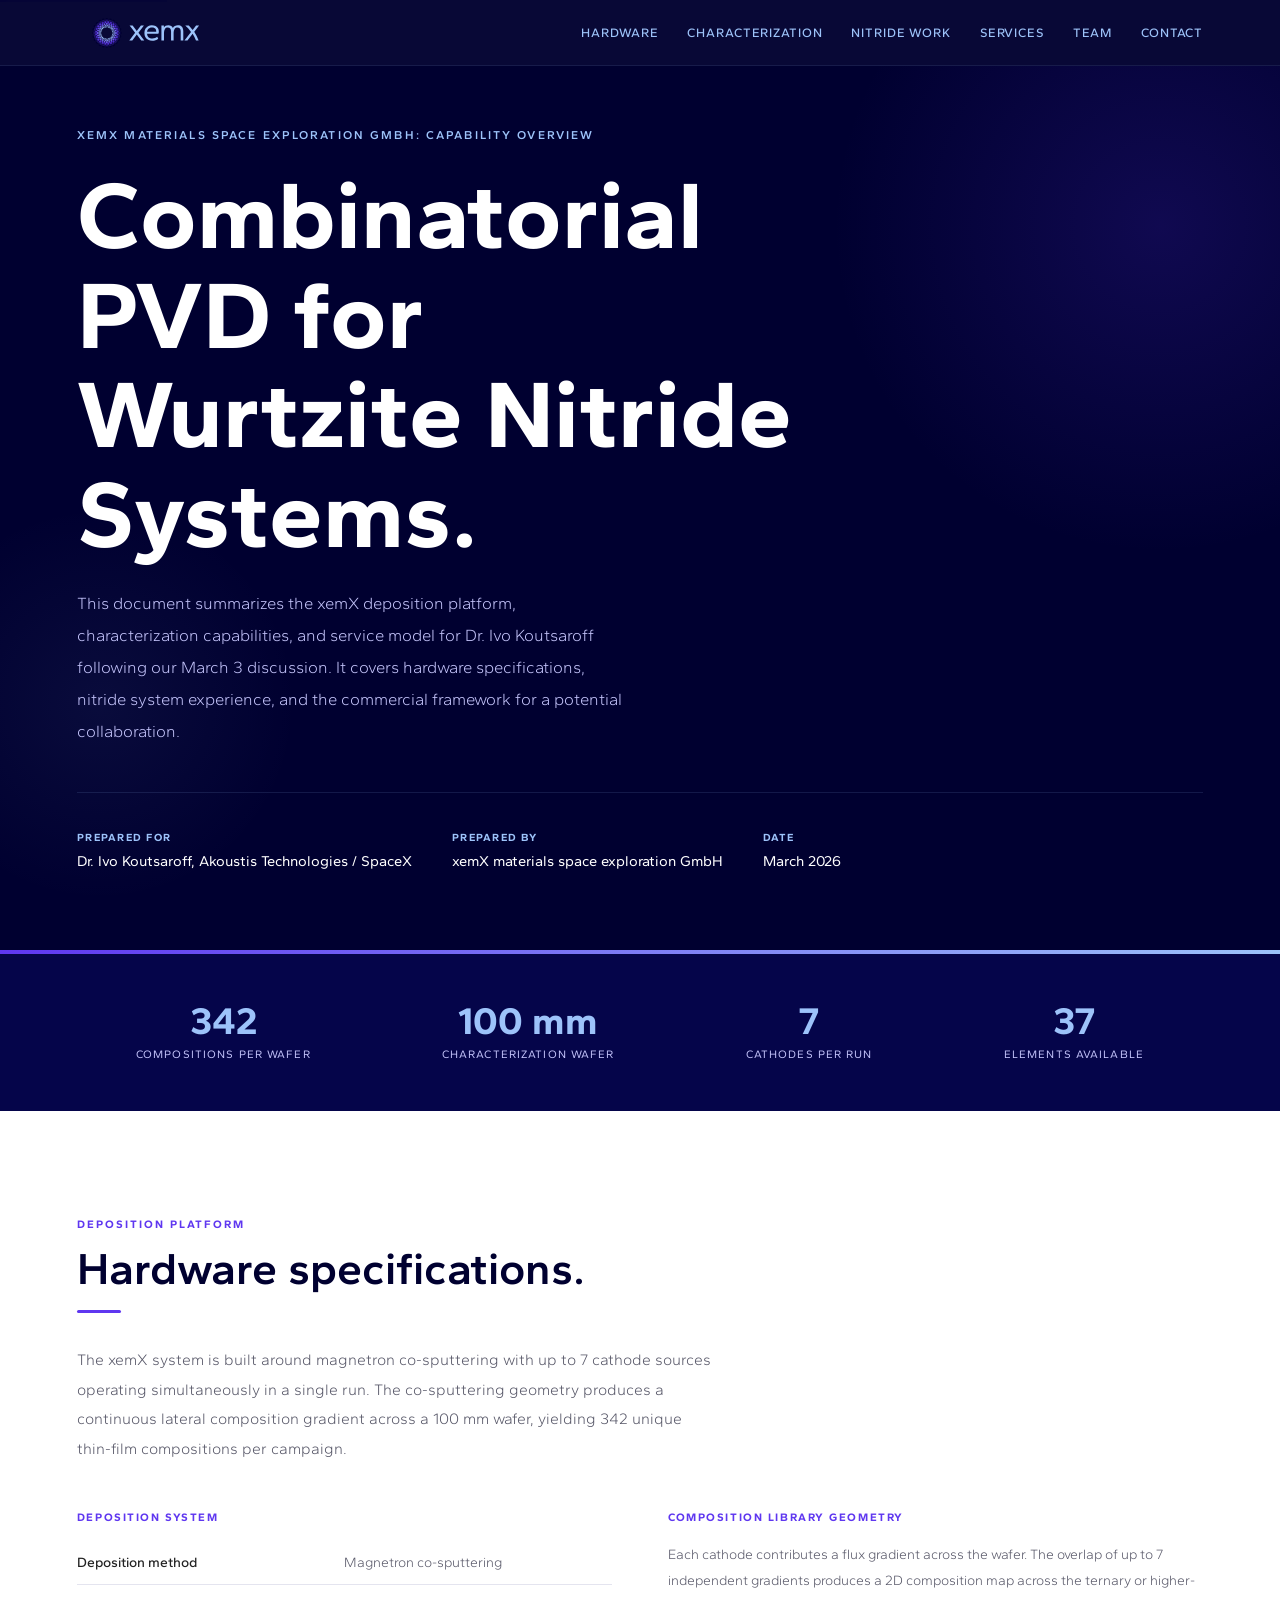
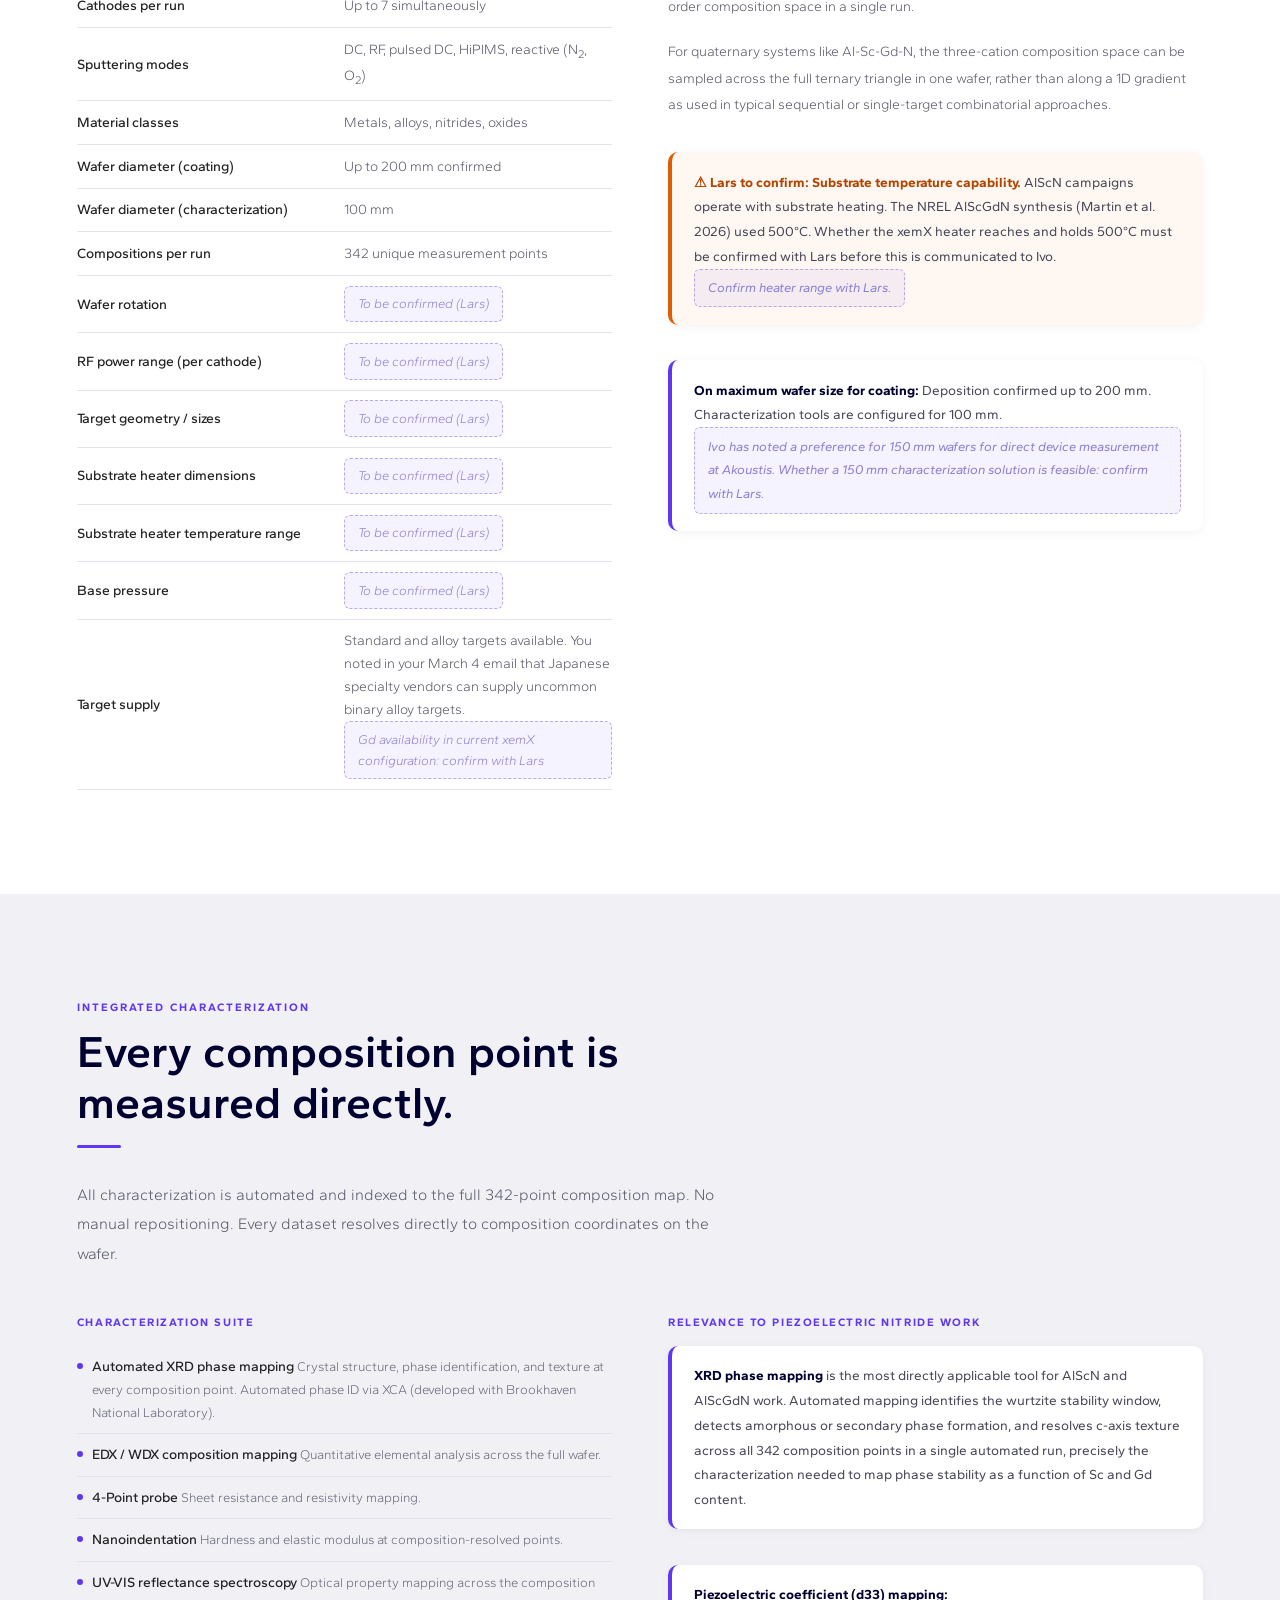
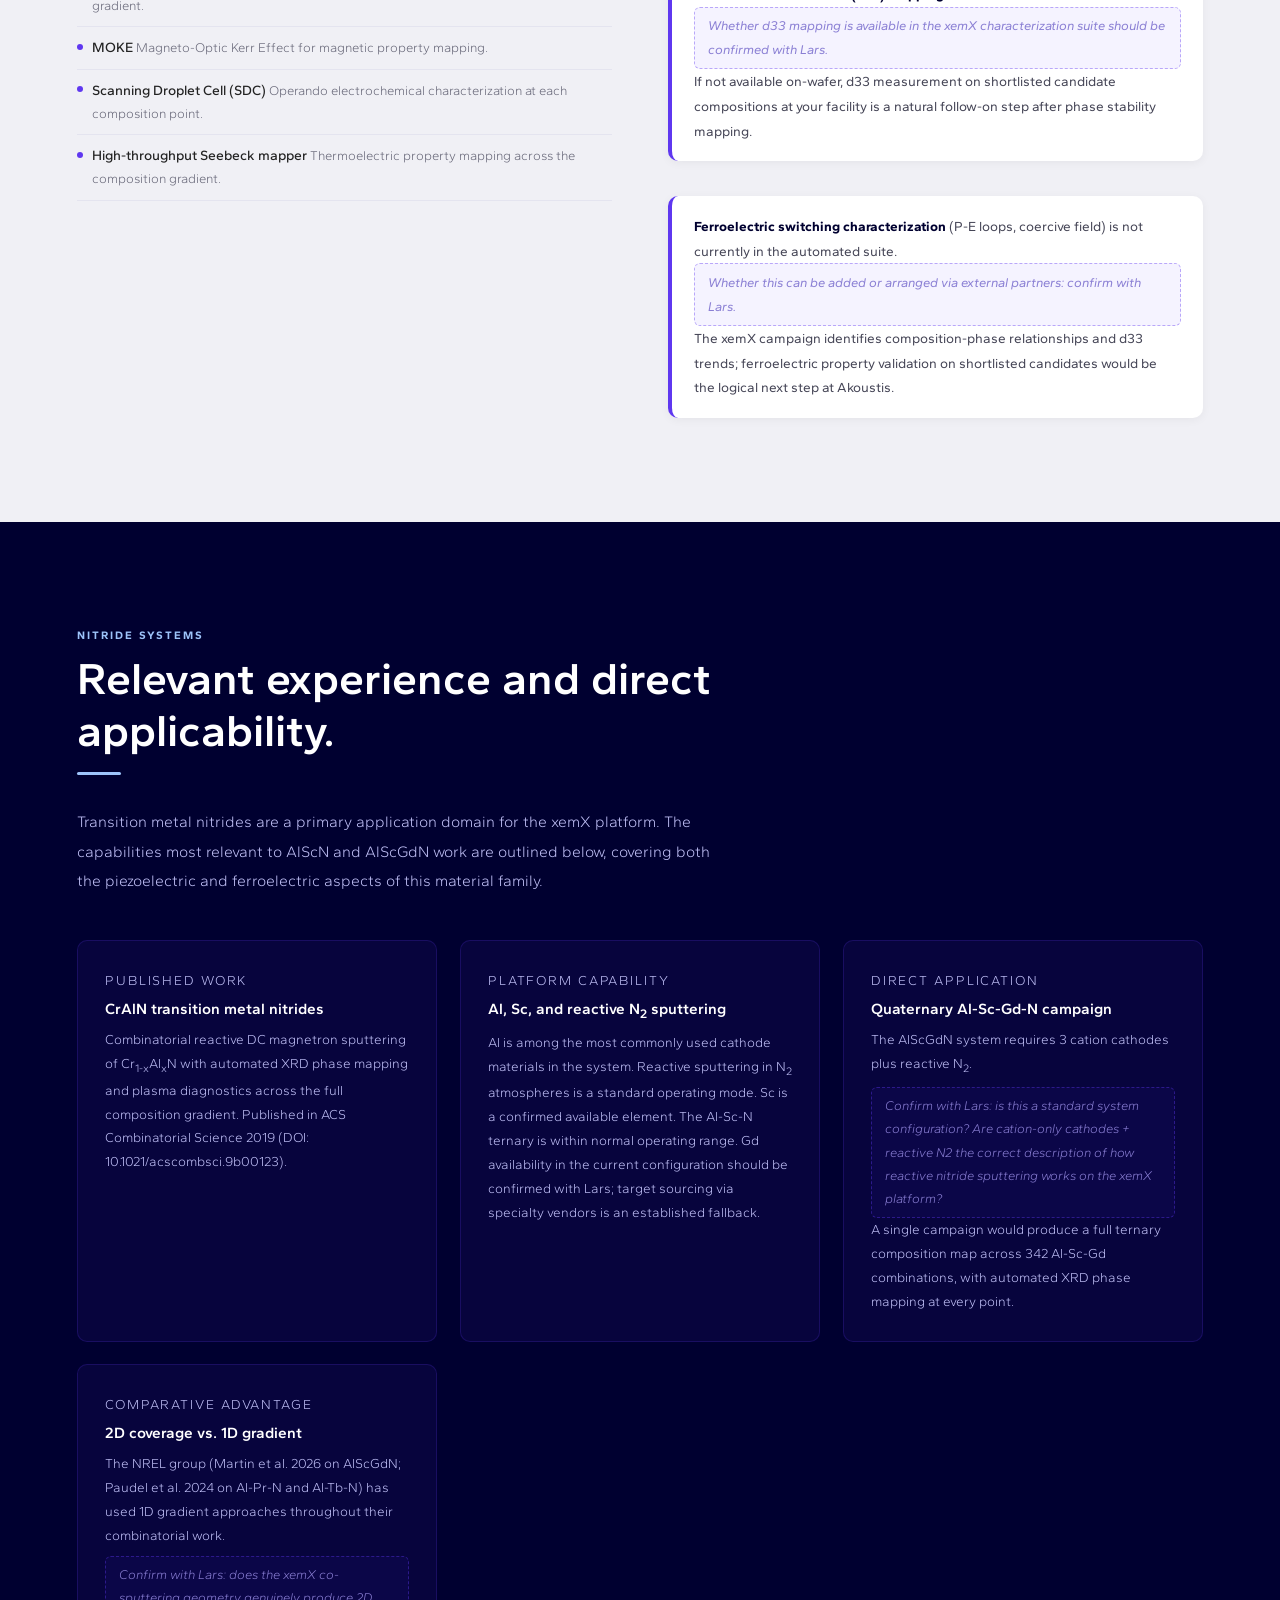
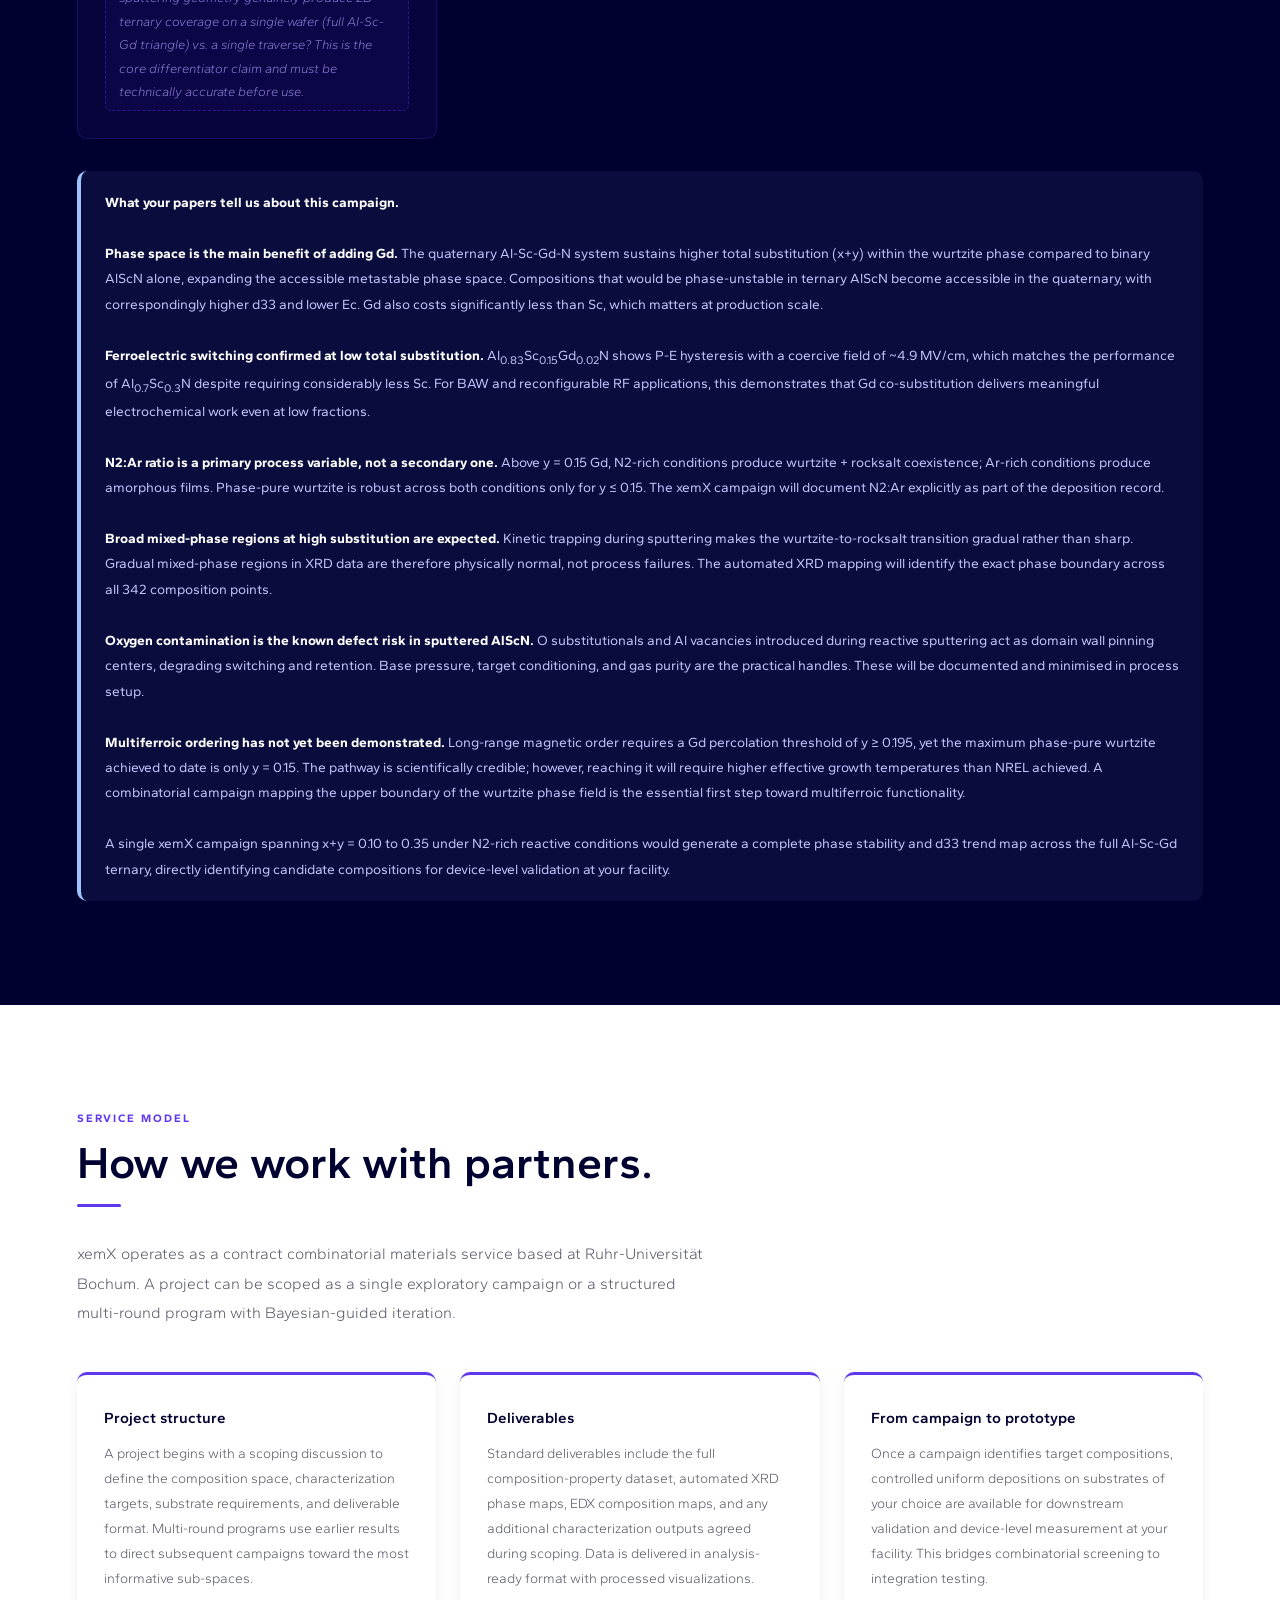
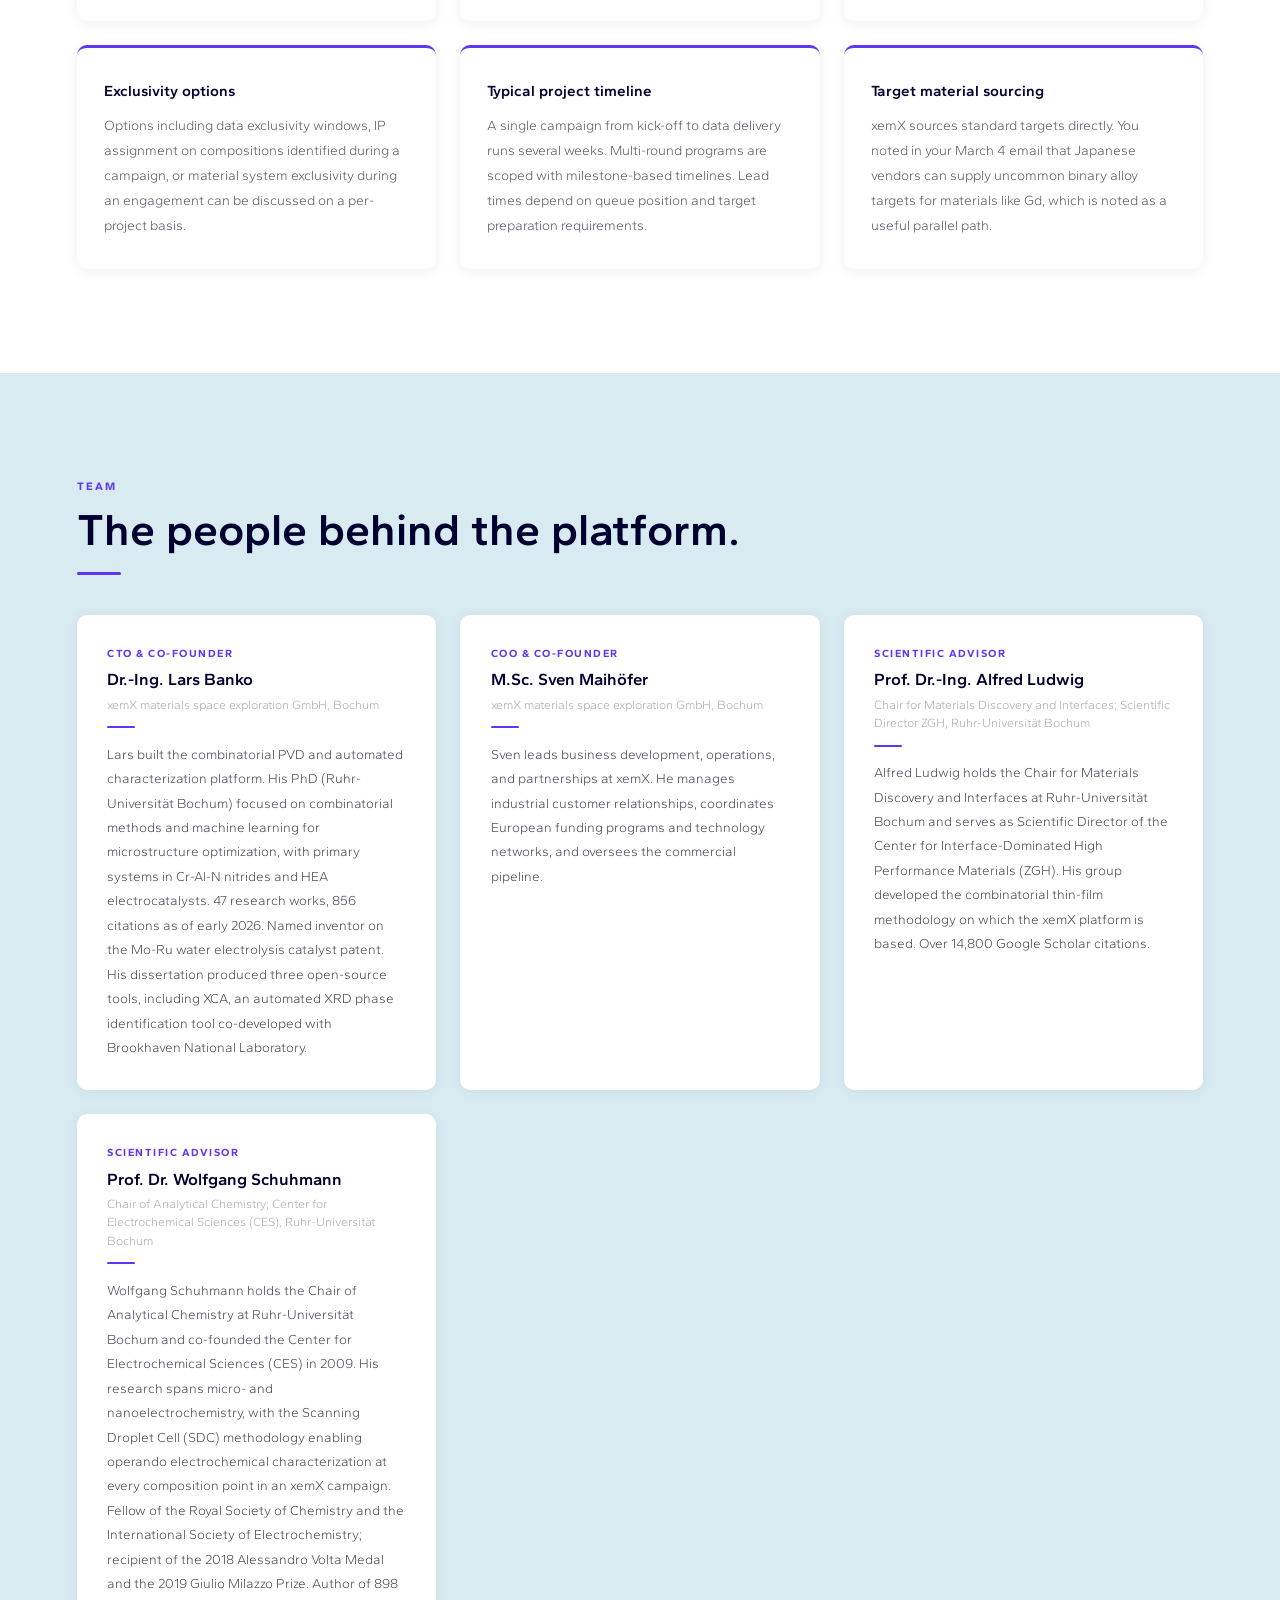
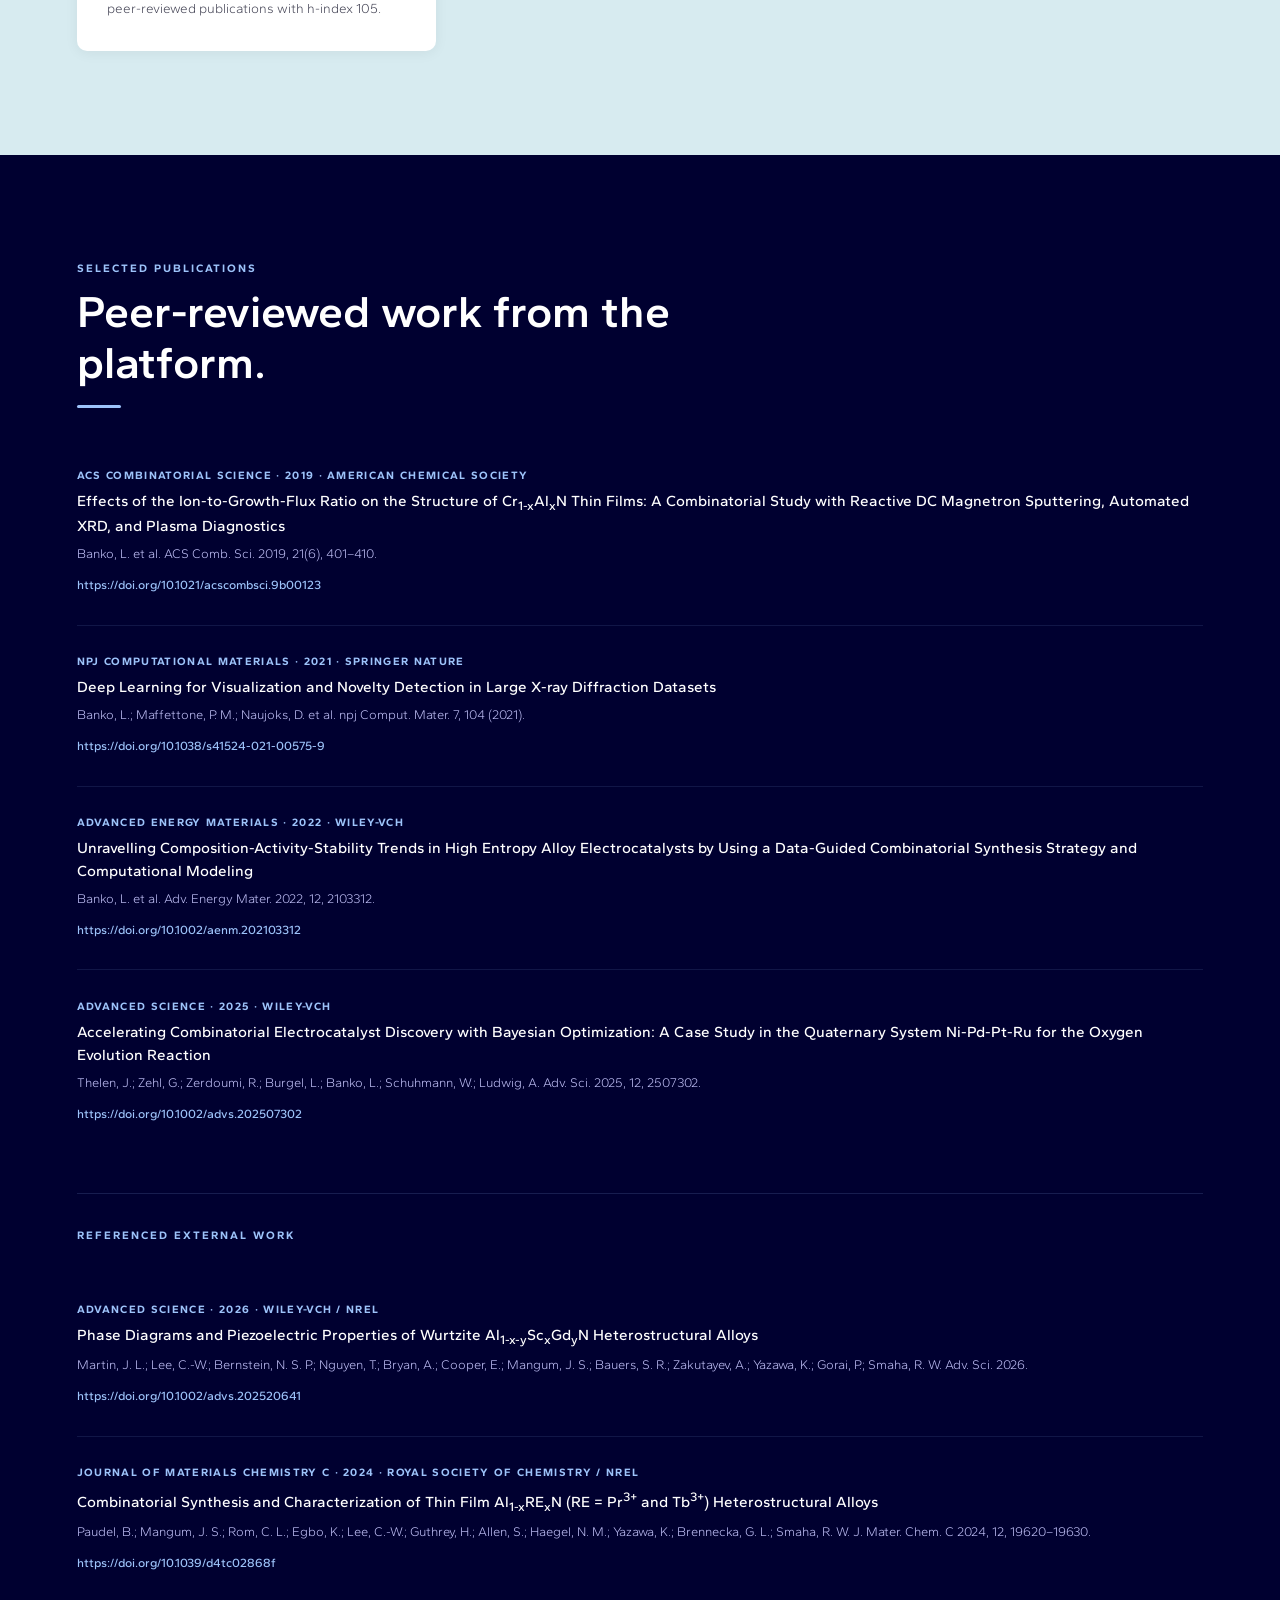
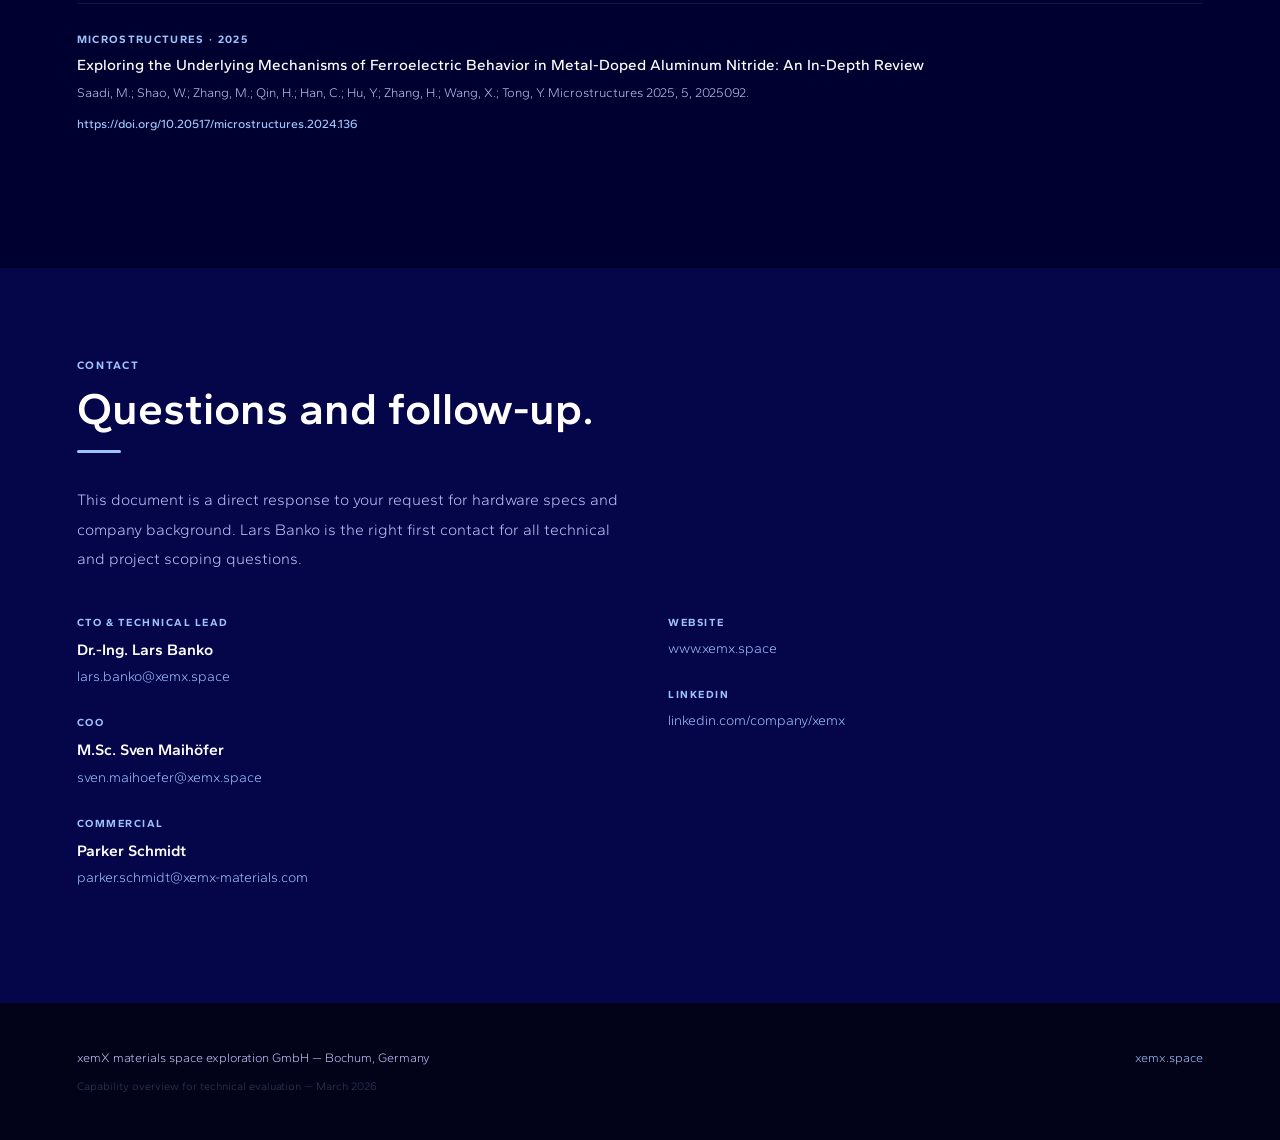
<file: ivo-archive.html>
<!DOCTYPE html>
<html lang="en">
<head>
<meta charset="UTF-8"/>
<meta name="viewport" content="width=device-width,initial-scale=1.0"/>
<title>xemX: Capability Overview for Wurtzite Nitride Research</title>
<link rel="preconnect" href="https://fonts.googleapis.com" />
<link rel="preconnect" href="https://fonts.gstatic.com" crossorigin />
<link rel="stylesheet" href="css/style.css" />
<link rel="icon" href="logo.svg" type="image/svg+xml" />
<meta name="robots" content="index, follow" />
<meta name="keywords" content="materials discovery, combinatorial synthesis, thin-film, materials science, composition mapping" />
<meta property="og:image" content="https://xemx-materials.com/logo.svg" />
<meta property="og:site_name" content="xemX" />
<script type="application/ld+json">
{
  "@context": "https://schema.org",
  "@type": "Organization",
  "name": "xemX materials space exploration GmbH",
  "url": "https://xemx-materials.com",
  "logo": "https://xemx-materials.com/logo.svg",
  "description": "Combinatorial thin-film synthesis and automated property characterization platform",
  "address": {
    "@type": "PostalAddress",
    "streetAddress": "Bochum",
    "addressCountry": "DE"
  },
  "sameAs": [
    "https://www.linkedin.com/company/xemx"
  ],
  "contact": {
    "@type": "ContactPoint",
    "telephone": "",
    "contactType": "Sales",
    "email": "sven.maihoefer@xemx.space"
  }
}
</script>
<style>
  @media (max-width: 900px) {
    nav { display: none !important; }
    #hero { min-height: 0 !important; height: auto !important; justify-content: flex-start !important; }
  }
</style>
</head>
<body>

<a href="#main" class="skip-link">Skip to main content</a>

<button class="nav-toggle" aria-label="Toggle navigation menu" aria-expanded="false">
  <span></span>
  <span></span>
  <span></span>
</button>

<nav aria-label="Main navigation">
  <img src="logo.svg" alt="xemX" class="nav-logo"/>
  <ul>
    <li><a href="#hardware">Hardware</a></li>
    <li><a href="#characterization">Characterization</a></li>
    <li><a href="#nitrides">Nitride Work</a></li>
    <li><a href="#business">Services</a></li>
    <li><a href="#team">Team</a></li>
    <li><a href="#contact">Contact</a></li>
  </ul>
</nav>

<main id="main">

<section id="header">
  <div class="hero-glow" aria-hidden="true"></div>
  <div class="hero-glow2" aria-hidden="true"></div>
  <div class="header-inner">
    <p class="eyebrow">xemX materials space exploration GmbH: Capability Overview</p>
    <h1 class="hero-h">Combinatorial PVD for<br>Wurtzite Nitride Systems.</h1>
    <p class="hero-sub">This document summarizes the xemX deposition platform, characterization capabilities, and service model for Dr. Ivo Koutsaroff following our March 3 discussion. It covers hardware specifications, nitride system experience, and the commercial framework for a potential collaboration.</p>
    <div class="header-meta">
      <div class="meta-item">
        <div class="ml">Prepared for</div>
        <div class="mv">Dr. Ivo Koutsaroff, Akoustis Technologies / SpaceX</div>
      </div>
      <div class="meta-item">
        <div class="ml">Prepared by</div>
        <div class="mv">xemX materials space exploration GmbH</div>
      </div>
      <div class="meta-item">
        <div class="ml">Date</div>
        <div class="mv">March 2026</div>
      </div>
    </div>
  </div>
  <div class="hero-bar" aria-hidden="true"></div>
</section>

<div class="stats">
  <div class="stat"><span class="sn">342</span><span class="sl">Compositions per wafer</span></div>
  <div class="stat"><span class="sn">100 mm</span><span class="sl">Characterization wafer</span></div>
  <div class="stat"><span class="sn">7</span><span class="sl">Cathodes per run</span></div>
  <div class="stat"><span class="sn">37</span><span class="sl">Elements available</span></div>
</div>

<!-- HARDWARE -->
<section id="hardware" class="sec sec-white">
  <p class="tag">Deposition Platform</p>
  <h2 class="sh">Hardware specifications.</h2>
  <div class="rule"></div>
  <p class="intro">The xemX system is built around magnetron co-sputtering with up to 7 cathode sources operating simultaneously in a single run. The co-sputtering geometry produces a continuous lateral composition gradient across a 100 mm wafer, yielding 342 unique thin-film compositions per campaign.</p>

  <div class="two-col">
    <div>
      <p class="th">Deposition System</p>
      <table class="spec-t">
        <tr><td>Deposition method</td><td>Magnetron co-sputtering</td></tr>
        <tr><td>Cathodes per run</td><td>Up to 7 simultaneously</td></tr>
        <tr><td>Sputtering modes</td><td>DC, RF, pulsed DC, HiPIMS, reactive (N<sub>2</sub>, O<sub>2</sub>)</td></tr>
        <tr><td>Material classes</td><td>Metals, alloys, nitrides, oxides</td></tr>
        <tr><td>Wafer diameter (coating)</td><td>Up to 200 mm confirmed</td></tr>
        <tr><td>Wafer diameter (characterization)</td><td>100 mm</td></tr>
        <tr><td>Compositions per run</td><td>342 unique measurement points</td></tr>
        <tr><td>Wafer rotation</td><td><span class="placeholder">To be confirmed (Lars)</span></td></tr>
        <tr><td>RF power range (per cathode)</td><td><span class="placeholder">To be confirmed (Lars)</span></td></tr>
        <tr><td>Target geometry / sizes</td><td><span class="placeholder">To be confirmed (Lars)</span></td></tr>
        <tr><td>Substrate heater dimensions</td><td><span class="placeholder">To be confirmed (Lars)</span></td></tr>
        <tr><td>Substrate heater temperature range</td><td><span class="placeholder">To be confirmed (Lars)</span></td></tr>
        <tr><td>Base pressure</td><td><span class="placeholder">To be confirmed (Lars)</span></td></tr>
        <tr><td>Target supply</td><td>Standard and alloy targets available. You noted in your March 4 email that Japanese specialty vendors can supply uncommon binary alloy targets. <span class="placeholder">Gd availability in current xemX configuration: confirm with Lars</span></td></tr>
      </table>
    </div>
    <div>
      <p class="th">Composition Library Geometry</p>
      <p class="tech-description">Each cathode contributes a flux gradient across the wafer. The overlap of up to 7 independent gradients produces a 2D composition map across the ternary or higher-order composition space in a single run.</p>
      <p class="tech-description">For quaternary systems like Al-Sc-Gd-N, the three-cation composition space can be sampled across the full ternary triangle in one wafer, rather than along a 1D gradient as used in typical sequential or single-target combinatorial approaches.</p>
      <div class="note-box-warning">
        <strong>⚠ Lars to confirm: Substrate temperature capability.</strong> AlScN campaigns operate with substrate heating. The NREL AlScGdN synthesis (Martin et al. 2026) used 500°C. Whether the xemX heater reaches and holds 500°C must be confirmed with Lars before this is communicated to Ivo. <span class="placeholder">Confirm heater range with Lars.</span>
      </div>
      <div class="note-box">
        <strong>On maximum wafer size for coating:</strong> Deposition confirmed up to 200 mm. Characterization tools are configured for 100 mm. <span class="placeholder">Ivo has noted a preference for 150 mm wafers for direct device measurement at Akoustis. Whether a 150 mm characterization solution is feasible: confirm with Lars.</span>
      </div>
    </div>
  </div>
</section>

<!-- CHARACTERIZATION -->
<section id="characterization" class="sec sec-light">
  <p class="tag">Integrated Characterization</p>
  <h2 class="sh">Every composition point is measured directly.</h2>
  <div class="rule"></div>
  <p class="intro">All characterization is automated and indexed to the full 342-point composition map. No manual repositioning. Every dataset resolves directly to composition coordinates on the wafer.</p>

  <div class="two-col">
    <div>
      <p class="th">Characterization Suite</p>
      <ul class="char-list">
        <li>
          <div class="char-li-inner"><span class="cn">Automated XRD phase mapping</span>
          <span class="cd">Crystal structure, phase identification, and texture at every composition point. Automated phase ID via XCA (developed with Brookhaven National Laboratory).</span></div>
        </li>
        <li>
          <div class="char-li-inner"><span class="cn">EDX / WDX composition mapping</span>
          <span class="cd">Quantitative elemental analysis across the full wafer.</span></div>
        </li>
        <li>
          <div class="char-li-inner"><span class="cn">4-Point probe</span>
          <span class="cd">Sheet resistance and resistivity mapping.</span></div>
        </li>
        <li>
          <div class="char-li-inner"><span class="cn">Nanoindentation</span>
          <span class="cd">Hardness and elastic modulus at composition-resolved points.</span></div>
        </li>
        <li>
          <div class="char-li-inner"><span class="cn">UV-VIS reflectance spectroscopy</span>
          <span class="cd">Optical property mapping across the composition gradient.</span></div>
        </li>
        <li>
          <div class="char-li-inner"><span class="cn">MOKE</span>
          <span class="cd">Magneto-Optic Kerr Effect for magnetic property mapping.</span></div>
        </li>
        <li>
          <div class="char-li-inner"><span class="cn">Scanning Droplet Cell (SDC)</span>
          <span class="cd">Operando electrochemical characterization at each composition point.</span></div>
        </li>
        <li>
          <div class="char-li-inner"><span class="cn">High-throughput Seebeck mapper</span>
          <span class="cd">Thermoelectric property mapping across the composition gradient.</span></div>
        </li>
      </ul>
    </div>
    <div>
      <p class="th">Relevance to Piezoelectric Nitride Work</p>
      <div class="note-box note-box-first">
        <strong>XRD phase mapping</strong> is the most directly applicable tool for AlScN and AlScGdN work. Automated mapping identifies the wurtzite stability window, detects amorphous or secondary phase formation, and resolves c-axis texture across all 342 composition points in a single automated run, precisely the characterization needed to map phase stability as a function of Sc and Gd content.
      </div>
      <div class="note-box">
        <strong>Piezoelectric coefficient (d33) mapping:</strong> <span class="placeholder">Whether d33 mapping is available in the xemX characterization suite should be confirmed with Lars.</span> If not available on-wafer, d33 measurement on shortlisted candidate compositions at your facility is a natural follow-on step after phase stability mapping.
      </div>
      <div class="note-box">
        <strong>Ferroelectric switching characterization</strong> (P-E loops, coercive field) is not currently in the automated suite. <span class="placeholder">Whether this can be added or arranged via external partners: confirm with Lars.</span> The xemX campaign identifies composition-phase relationships and d33 trends; ferroelectric property validation on shortlisted candidates would be the logical next step at Akoustis.
      </div>
    </div>
  </div>
</section>

<!-- NITRIDE PITCH -->
<section id="nitrides" class="sec sec-dark">
  <p class="tag tag-l">Nitride Systems</p>
  <h2 class="sh sh-light">Relevant experience and direct applicability.</h2>
  <div class="rule rule-l"></div>
  <p class="intro intro-l">Transition metal nitrides are a primary application domain for the xemX platform. The capabilities most relevant to AlScN and AlScGdN work are outlined below, covering both the piezoelectric and ferroelectric aspects of this material family.</p>

  <div class="pitch-grid">
    <div class="pitch-card">
      <p class="pc-label">Published Work</p>
      <h3>CrAlN transition metal nitrides</h3>
      <p>Combinatorial reactive DC magnetron sputtering of Cr<sub>1-x</sub>Al<sub>x</sub>N with automated XRD phase mapping and plasma diagnostics across the full composition gradient. Published in ACS Combinatorial Science 2019 (DOI: 10.1021/acscombsci.9b00123).</p>
    </div>
    <div class="pitch-card">
      <p class="pc-label">Platform Capability</p>
      <h3>Al, Sc, and reactive N<sub>2</sub> sputtering</h3>
      <p>Al is among the most commonly used cathode materials in the system. Reactive sputtering in N<sub>2</sub> atmospheres is a standard operating mode. Sc is a confirmed available element. The Al-Sc-N ternary is within normal operating range. Gd availability in the current configuration should be confirmed with Lars; target sourcing via specialty vendors is an established fallback.</p>
    </div>
    <div class="pitch-card">
      <p class="pc-label">Direct Application</p>
      <h3>Quaternary Al-Sc-Gd-N campaign</h3>
      <p>The AlScGdN system requires 3 cation cathodes plus reactive N<sub>2</sub>. <span class="placeholder placeholder-block">Confirm with Lars: is this a standard system configuration? Are cation-only cathodes + reactive N2 the correct description of how reactive nitride sputtering works on the xemX platform?</span> A single campaign would produce a full ternary composition map across 342 Al-Sc-Gd combinations, with automated XRD phase mapping at every point.</p>
    </div>
    <div class="pitch-card">
      <p class="pc-label">Comparative Advantage</p>
      <h3>2D coverage vs. 1D gradient</h3>
      <p>The NREL group (Martin et al. 2026 on AlScGdN; Paudel et al. 2024 on Al-Pr-N and Al-Tb-N) has used 1D gradient approaches throughout their combinatorial work. <span class="placeholder placeholder-block">Confirm with Lars: does the xemX co-sputtering geometry genuinely produce 2D ternary coverage on a single wafer (full Al-Sc-Gd triangle) vs. a single traverse? This is the core differentiator claim and must be technically accurate before use.</span></p>
    </div>
  </div>

  <div class="note-box-dark">
    <strong>What your papers tell us about this campaign.</strong>

    <br><br><strong>Phase space is the main benefit of adding Gd.</strong>
    The quaternary Al-Sc-Gd-N system sustains higher total substitution (x+y) within the wurtzite phase compared to binary AlScN alone, expanding the accessible metastable phase space. Compositions that would be phase-unstable in ternary AlScN become accessible in the quaternary, with correspondingly higher d33 and lower Ec. Gd also costs significantly less than Sc, which matters at production scale.

    <br><br><strong>Ferroelectric switching confirmed at low total substitution.</strong>
    Al<sub>0.83</sub>Sc<sub>0.15</sub>Gd<sub>0.02</sub>N shows P-E hysteresis with a coercive field of ~4.9 MV/cm, which matches the performance of Al<sub>0.7</sub>Sc<sub>0.3</sub>N despite requiring considerably less Sc. For BAW and reconfigurable RF applications, this demonstrates that Gd co-substitution delivers meaningful electrochemical work even at low fractions.

    <br><br><strong>N2:Ar ratio is a primary process variable, not a secondary one.</strong>
    Above y = 0.15 Gd, N2-rich conditions produce wurtzite + rocksalt coexistence; Ar-rich conditions produce amorphous films. Phase-pure wurtzite is robust across both conditions only for y ≤ 0.15. The xemX campaign will document N2:Ar explicitly as part of the deposition record.

    <br><br><strong>Broad mixed-phase regions at high substitution are expected.</strong>
    Kinetic trapping during sputtering makes the wurtzite-to-rocksalt transition gradual rather than sharp. Gradual mixed-phase regions in XRD data are therefore physically normal, not process failures. The automated XRD mapping will identify the exact phase boundary across all 342 composition points.

    <br><br><strong>Oxygen contamination is the known defect risk in sputtered AlScN.</strong>
    O substitutionals and Al vacancies introduced during reactive sputtering act as domain wall pinning centers, degrading switching and retention. Base pressure, target conditioning, and gas purity are the practical handles. These will be documented and minimised in process setup.

    <br><br><strong>Multiferroic ordering has not yet been demonstrated.</strong>
    Long-range magnetic order requires a Gd percolation threshold of y ≥ 0.195, yet the maximum phase-pure wurtzite achieved to date is only y = 0.15. The pathway is scientifically credible; however, reaching it will require higher effective growth temperatures than NREL achieved. A combinatorial campaign mapping the upper boundary of the wurtzite phase field is the essential first step toward multiferroic functionality.

    <br><br>A single xemX campaign spanning x+y = 0.10 to 0.35 under N2-rich reactive conditions would generate a complete phase stability and d33 trend map across the full Al-Sc-Gd ternary, directly identifying candidate compositions for device-level validation at your facility.
  </div>
</section>

<!-- BUSINESS / SERVICES -->
<section id="business" class="sec sec-white">
  <p class="tag">Service Model</p>
  <h2 class="sh">How we work with partners.</h2>
  <div class="rule"></div>
  <p class="intro">xemX operates as a contract combinatorial materials service based at Ruhr-Universität Bochum. A project can be scoped as a single exploratory campaign or a structured multi-round program with Bayesian-guided iteration.</p>

  <div class="biz-grid">
    <div class="biz-card">
      <h3>Project structure</h3>
      <p>A project begins with a scoping discussion to define the composition space, characterization targets, substrate requirements, and deliverable format. Multi-round programs use earlier results to direct subsequent campaigns toward the most informative sub-spaces.</p>
    </div>
    <div class="biz-card">
      <h3>Deliverables</h3>
      <p>Standard deliverables include the full composition-property dataset, automated XRD phase maps, EDX composition maps, and any additional characterization outputs agreed during scoping. Data is delivered in analysis-ready format with processed visualizations.</p>
    </div>
    <div class="biz-card">
      <h3>From campaign to prototype</h3>
      <p>Once a campaign identifies target compositions, controlled uniform depositions on substrates of your choice are available for downstream validation and device-level measurement at your facility. This bridges combinatorial screening to integration testing.</p>
    </div>
    <div class="biz-card">
      <h3>Exclusivity options</h3>
      <p>Options including data exclusivity windows, IP assignment on compositions identified during a campaign, or material system exclusivity during an engagement can be discussed on a per-project basis.</p>
    </div>
    <div class="biz-card">
      <h3>Typical project timeline</h3>
      <p>A single campaign from kick-off to data delivery runs several weeks. Multi-round programs are scoped with milestone-based timelines. Lead times depend on queue position and target preparation requirements.</p>
    </div>
    <div class="biz-card">
      <h3>Target material sourcing</h3>
      <p>xemX sources standard targets directly. You noted in your March 4 email that Japanese vendors can supply uncommon binary alloy targets for materials like Gd, which is noted as a useful parallel path.</p>
    </div>
  </div>
</section>

<!-- TEAM -->
<section id="team" class="sec sec-mid">
  <p class="tag">Team</p>
  <h2 class="sh">The people behind the platform.</h2>
  <div class="rule"></div>
  <div class="team-grid">
    <div class="team-card">
      <p class="t-role">CTO &amp; Co-Founder</p>
      <p class="t-name">Dr.-Ing. Lars Banko</p>
      <p class="t-affil">xemX materials space exploration GmbH, Bochum</p>
      <div class="tdiv"></div>
      <p class="t-bio">Lars built the combinatorial PVD and automated characterization platform. His PhD (Ruhr-Universität Bochum) focused on combinatorial methods and machine learning for microstructure optimization, with primary systems in Cr-Al-N nitrides and HEA electrocatalysts. 47 research works, 856 citations as of early 2026. Named inventor on the Mo-Ru water electrolysis catalyst patent. His dissertation produced three open-source tools, including XCA, an automated XRD phase identification tool co-developed with Brookhaven National Laboratory.</p>
    </div>
    <div class="team-card">
      <p class="t-role">COO &amp; Co-Founder</p>
      <p class="t-name">M.Sc. Sven Maihöfer</p>
      <p class="t-affil">xemX materials space exploration GmbH, Bochum</p>
      <div class="tdiv"></div>
      <p class="t-bio">Sven leads business development, operations, and partnerships at xemX. He manages industrial customer relationships, coordinates European funding programs and technology networks, and oversees the commercial pipeline.</p>
    </div>
    <div class="team-card">
      <p class="t-role">Scientific Advisor</p>
      <p class="t-name">Prof. Dr.-Ing. Alfred Ludwig</p>
      <p class="t-affil">Chair for Materials Discovery and Interfaces; Scientific Director ZGH, Ruhr-Universität Bochum</p>
      <div class="tdiv"></div>
      <p class="t-bio">Alfred Ludwig holds the Chair for Materials Discovery and Interfaces at Ruhr-Universität Bochum and serves as Scientific Director of the Center for Interface-Dominated High Performance Materials (ZGH). His group developed the combinatorial thin-film methodology on which the xemX platform is based. Over 14,800 Google Scholar citations.</p>
    </div>
    <div class="team-card">
      <p class="t-role">Scientific Advisor</p>
      <p class="t-name">Prof. Dr. Wolfgang Schuhmann</p>
      <p class="t-affil">Chair of Analytical Chemistry; Center for Electrochemical Sciences (CES), Ruhr-Universität Bochum</p>
      <div class="tdiv"></div>
      <p class="t-bio">Wolfgang Schuhmann holds the Chair of Analytical Chemistry at Ruhr-Universität Bochum and co-founded the Center for Electrochemical Sciences (CES) in 2009. His research spans micro- and nanoelectrochemistry, with the Scanning Droplet Cell (SDC) methodology enabling operando electrochemical characterization at every composition point in an xemX campaign. Fellow of the Royal Society of Chemistry and the International Society of Electrochemistry; recipient of the 2018 Alessandro Volta Medal and the 2019 Giulio Milazzo Prize. Author of 898 peer-reviewed publications with h-index 105.</p>
    </div>
  </div>
</section>

<!-- PUBLICATIONS -->
<section id="publications" class="sec sec-dark">
  <p class="tag tag-l">Selected Publications</p>
  <h2 class="sh sh-light">Peer-reviewed work from the platform.</h2>
  <div class="rule rule-l"></div>
  <div class="pub-list">
    <div class="pub">
      <p class="pj">ACS Combinatorial Science &middot; 2019 &middot; American Chemical Society</p>
      <p class="pt-pub">Effects of the Ion-to-Growth-Flux Ratio on the Structure of Cr<sub>1-x</sub>Al<sub>x</sub>N Thin Films: A Combinatorial Study with Reactive DC Magnetron Sputtering, Automated XRD, and Plasma Diagnostics</p>
      <p class="pa">Banko, L. et al. ACS Comb. Sci. 2019, 21(6), 401&ndash;410.</p>
      <a class="pdoi" href="https://doi.org/10.1021/acscombsci.9b00123" target="_blank" rel="noopener">https://doi.org/10.1021/acscombsci.9b00123</a>
    </div>
    <div class="pub">
      <p class="pj">npj Computational Materials &middot; 2021 &middot; Springer Nature</p>
      <p class="pt-pub">Deep Learning for Visualization and Novelty Detection in Large X-ray Diffraction Datasets</p>
      <p class="pa">Banko, L.; Maffettone, P. M.; Naujoks, D. et al. npj Comput. Mater. 7, 104 (2021).</p>
      <a class="pdoi" href="https://doi.org/10.1038/s41524-021-00575-9" target="_blank" rel="noopener">https://doi.org/10.1038/s41524-021-00575-9</a>
    </div>
    <div class="pub">
      <p class="pj">Advanced Energy Materials &middot; 2022 &middot; Wiley-VCH</p>
      <p class="pt-pub">Unravelling Composition-Activity-Stability Trends in High Entropy Alloy Electrocatalysts by Using a Data-Guided Combinatorial Synthesis Strategy and Computational Modeling</p>
      <p class="pa">Banko, L. et al. Adv. Energy Mater. 2022, 12, 2103312.</p>
      <a class="pdoi" href="https://doi.org/10.1002/aenm.202103312" target="_blank" rel="noopener">https://doi.org/10.1002/aenm.202103312</a>
    </div>
    <div class="pub">
      <p class="pj">Advanced Science &middot; 2025 &middot; Wiley-VCH</p>
      <p class="pt-pub">Accelerating Combinatorial Electrocatalyst Discovery with Bayesian Optimization: A Case Study in the Quaternary System Ni-Pd-Pt-Ru for the Oxygen Evolution Reaction</p>
      <p class="pa">Thelen, J.; Zehl, G.; Zerdoumi, R.; Burgel, L.; Banko, L.; Schuhmann, W.; Ludwig, A. Adv. Sci. 2025, 12, 2507302.</p>
      <a class="pdoi" href="https://doi.org/10.1002/advs.202507302" target="_blank" rel="noopener">https://doi.org/10.1002/advs.202507302</a>
    </div>
  </div>

  <div class="section-divider">
    <p class="tag tag-l tag-margin">Referenced External Work</p>
    <div class="pub-list">
      <div class="pub">
        <p class="pj">Advanced Science &middot; 2026 &middot; Wiley-VCH / NREL</p>
        <p class="pt-pub">Phase Diagrams and Piezoelectric Properties of Wurtzite Al<sub>1-x-y</sub>Sc<sub>x</sub>Gd<sub>y</sub>N Heterostructural Alloys</p>
        <p class="pa">Martin, J. L.; Lee, C.-W.; Bernstein, N. S. P.; Nguyen, T.; Bryan, A.; Cooper, E.; Mangum, J. S.; Bauers, S. R.; Zakutayev, A.; Yazawa, K.; Gorai, P.; Smaha, R. W. Adv. Sci. 2026.</p>
        <a class="pdoi" href="https://doi.org/10.1002/advs.202520641" target="_blank" rel="noopener">https://doi.org/10.1002/advs.202520641</a>
      </div>
      <div class="pub">
        <p class="pj">Journal of Materials Chemistry C &middot; 2024 &middot; Royal Society of Chemistry / NREL</p>
        <p class="pt-pub">Combinatorial Synthesis and Characterization of Thin Film Al<sub>1-x</sub>RE<sub>x</sub>N (RE = Pr<sup>3+</sup> and Tb<sup>3+</sup>) Heterostructural Alloys</p>
        <p class="pa">Paudel, B.; Mangum, J. S.; Rom, C. L.; Egbo, K.; Lee, C.-W.; Guthrey, H.; Allen, S.; Haegel, N. M.; Yazawa, K.; Brennecka, G. L.; Smaha, R. W. J. Mater. Chem. C 2024, 12, 19620&ndash;19630.</p>
        <a class="pdoi" href="https://doi.org/10.1039/d4tc02868f" target="_blank" rel="noopener">https://doi.org/10.1039/d4tc02868f</a>
      </div>
      <div class="pub">
        <p class="pj">Microstructures &middot; 2025</p>
        <p class="pt-pub">Exploring the Underlying Mechanisms of Ferroelectric Behavior in Metal-Doped Aluminum Nitride: An In-Depth Review</p>
        <p class="pa">Saadi, M.; Shao, W.; Zhang, M.; Qin, H.; Han, C.; Hu, Y.; Zhang, H.; Wang, X.; Tong, Y. Microstructures 2025, 5, 2025092.</p>
        <a class="pdoi" href="https://doi.org/10.20517/microstructures.2024.136" target="_blank" rel="noopener">https://doi.org/10.20517/microstructures.2024.136</a>
      </div>
    </div>
  </div>
</section>

<!-- CONTACT -->
<section id="contact">
  <p class="tag tag-l">Contact</p>
  <h2 class="sh sh-light">Questions and follow-up.</h2>
  <div class="rule rule-l"></div>
  <p class="intro-dark">
    This document is a direct response to your request for hardware specs and company background. Lars Banko is the right first contact for all technical and project scoping questions.
  </p>
  <div class="contact-grid">
    <div>
      <div class="contact-block">
        <p class="cl">CTO &amp; Technical Lead</p>
        <p class="cn2">Dr.-Ing. Lars Banko</p>
        <a href="mailto:lars.banko@xemx.space">lars.banko@xemx.space</a>
      </div>
      <div class="contact-block">
        <p class="cl">COO</p>
        <p class="cn2">M.Sc. Sven Maihöfer</p>
        <a href="mailto:sven.maihoefer@xemx.space">sven.maihoefer@xemx.space</a>
      </div>
      <div class="contact-block">
        <p class="cl">Commercial</p>
        <p class="cn2">Parker Schmidt</p>
        <a href="mailto:parker.schmidt@xemx-materials.com">parker.schmidt@xemx-materials.com</a>
      </div>
    </div>
    <div>
      <div class="contact-block">
        <p class="cl">Website</p>
        <a href="https://www.xemx.space" target="_blank" rel="noopener">www.xemx.space</a>
      </div>
      <div class="contact-block">
        <p class="cl">LinkedIn</p>
        <a href="https://www.linkedin.com/company/xemx" target="_blank" rel="noopener">linkedin.com/company/xemx</a>
      </div>
    </div>
  </div>
</section>

</main>

<footer>
  <div>
    <div>xemX materials space exploration GmbH &mdash; Bochum, Germany</div>
    <div class="fleg">Capability overview for technical evaluation &mdash; March 2026</div>
  </div>
  <div><a href="https://www.xemx.space" target="_blank" rel="noopener">xemx.space</a></div>
</footer>

<script src="js/main.js" defer></script>

</body>
</html>
</file>
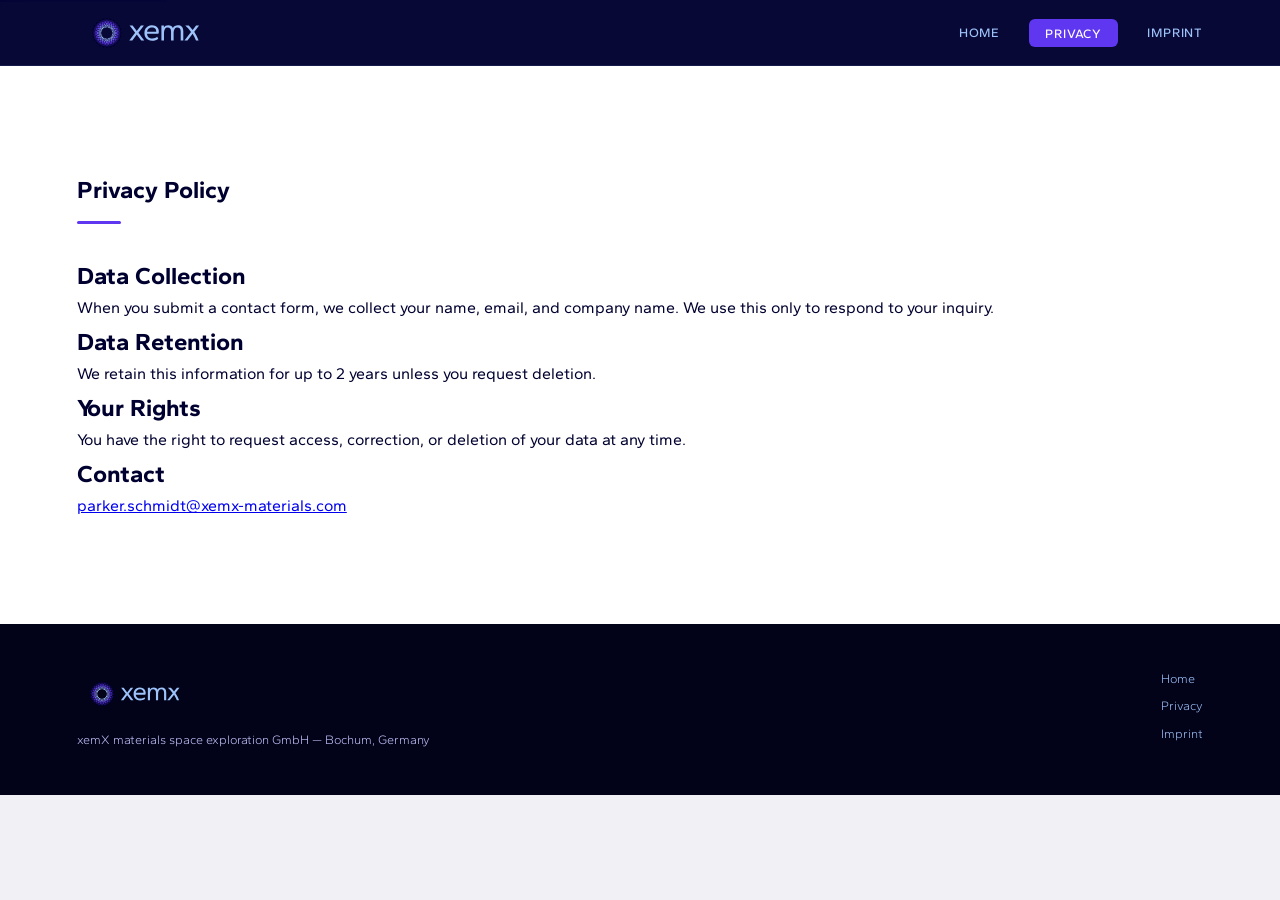
<file: privacy-policy.html>
<!DOCTYPE html>
<html lang="en">
<head>
  <meta charset="UTF-8" />
  <meta name="viewport" content="width=device-width,initial-scale=1.0" />
  <meta name="description" content="Privacy Policy - xemX materials space exploration GmbH" />
  <meta name="robots" content="noindex, follow" />
  <title>Privacy Policy — xemX</title>
  <link rel="preconnect" href="https://fonts.googleapis.com" />
  <link rel="preconnect" href="https://fonts.gstatic.com" crossorigin />
  <link rel="stylesheet" href="css/style.css" />
  <link rel="icon" href="logo.svg" type="image/svg+xml" />
</head>
<body>
  <a href="#main" class="skip-link">Skip to main content</a>

  <nav aria-label="Main navigation">
    <img src="logo.svg" alt="xemX" class="nav-logo" />
    <button class="nav-toggle" aria-label="Toggle navigation menu" aria-expanded="false">
      <span></span>
      <span></span>
      <span></span>
    </button>
    <ul>
      <li><a href="index.html">Home</a></li>
      <li><a href="privacy-policy.html" class="nav-cta">Privacy</a></li>
      <li><a href="imprint.html">Imprint</a></li>
    </ul>
  </nav>

  <main id="main">
    <section class="sec sec-white">
      <h1 class="sh">Privacy Policy</h1>
      <div class="rule"></div>

      <div class="legal-content">
        <h2>Data Collection</h2>
        <p>When you submit a contact form, we collect your name, email, and company name. We use this only to respond to your inquiry.</p>

        <h2>Data Retention</h2>
        <p>We retain this information for up to 2 years unless you request deletion.</p>

        <h2>Your Rights</h2>
        <p>You have the right to request access, correction, or deletion of your data at any time.</p>

        <h2>Contact</h2>
        <p><a href="mailto:parker.schmidt@xemx-materials.com">parker.schmidt@xemx-materials.com</a></p>
      </div>
    </section>
  </main>

  <footer>
    <div>
      <img src="logo.svg" alt="xemX" class="flogo" loading="lazy" />
      <p>xemX materials space exploration GmbH — Bochum, Germany</p>
    </div>
    <div class="flinks">
      <a href="index.html">Home</a>
      <a href="privacy-policy.html">Privacy</a>
      <a href="imprint.html">Imprint</a>
    </div>
  </footer>

  <script src="js/main.js" defer></script>
</body>
</html>
</file>
<file: css/style.css>
@import url('https://fonts.googleapis.com/css2?family=Gantari:wght@300;400;500;600;700&display=swap');

:root {
  --galaxy: #000030;
  --tiefblau: #020219;
  --dunkel: #05054A;
  --purple: #5F37F0;
  --sky: #9DC3FA;
  --flieder: #C3C3FA;
  --ice: #D7EBF0;
  --offwhite: #F0F0F5;
  --r: 10px;
}

*,
*::before,
*::after {
  box-sizing: border-box;
  margin: 0;
  padding: 0;
  outline: none;
}

button,
input,
textarea,
select {
  outline: none;
  border: none;
  -webkit-appearance: none;
  -moz-appearance: none;
  appearance: none;
}

button:focus,
input:focus,
textarea:focus,
select:focus {
  outline: none;
  box-shadow: none;
}

*:focus {
  outline: none !important;
}

html {
  scroll-behavior: smooth;
  overflow-x: hidden;
}

body {
  font-family: 'Gantari', sans-serif;
  background: var(--offwhite);
  color: var(--galaxy);
  line-height: 1.65;
  margin: 0;
  padding: 0;
  overflow-x: hidden;
}

.skip-link {
  position: absolute;
  top: -40px;
  left: 0;
  background: var(--purple);
  color: #fff;
  padding: 8px;
  text-decoration: none;
  z-index: 100;
}

.skip-link:focus {
  top: 0;
}

nav {
  position: sticky;
  top: 0;
  left: 0;
  width: 100%;
  box-sizing: border-box;
  z-index: 200;
  background: rgba(0, 0, 48, 0.97);
  backdrop-filter: blur(14px);
  display: flex;
  align-items: center;
  justify-content: space-between;
  padding: 0 6%;
  height: 66px;
  border-bottom: 1px solid rgba(157, 195, 250, 0.1);
  overflow: hidden;
}

.nav-logo {
  height: 60px;
  object-fit: contain;
}

nav ul {
  list-style: none;
  display: flex;
  gap: 1.8rem;
}

nav ul a {
  color: var(--sky);
  text-decoration: none;
  font-size: 0.79rem;
  font-weight: 500;
  letter-spacing: 0.07em;
  text-transform: uppercase;
  transition: color 0.2s;
}

nav ul a:hover {
  color: #fff;
}

nav ul a.nav-link-active {
  color: #fff;
  border-bottom: 2px solid var(--purple);
  padding-bottom: 2px;
}

.nav-cta {
  background: var(--purple) !important;
  color: #fff !important;
  padding: 0.42rem 1rem;
  border-radius: 6px;
  border-bottom: none !important;
}

.nav-cta:hover {
  background: #4a28d4 !important;
}

.nav-toggle {
  display: none;
  background: none;
  border: none;
  cursor: pointer;
  padding: 0;
  width: 28px;
  height: 24px;
  position: relative;
  z-index: 300;
  outline: none;
  -webkit-tap-highlight-color: transparent;
  -webkit-appearance: none;
  appearance: none;
}

.nav-toggle:focus,
.nav-toggle:active {
  outline: none;
  box-shadow: none;
}

.nav-toggle span {
  display: block;
  width: 100%;
  height: 2px;
  background: var(--sky);
  margin: 6px 0;
  transition: all 0.3s;
  border-radius: 1px;
}

.nav-toggle.active span:nth-child(1) {
  transform: rotate(45deg) translate(8px, 8px);
}

.nav-toggle.active span:nth-child(2) {
  opacity: 0;
}

.nav-toggle.active span:nth-child(3) {
  transform: rotate(-45deg) translate(8px, -8px);
}

#hero {
  background: var(--galaxy);
  min-height: 100vh;
  display: flex;
  flex-direction: column;
  justify-content: flex-end;
  padding: 60px 6% 7rem;
  position: relative;
  overflow: hidden;
}

.hero-glow {
  position: absolute;
  top: -180px;
  right: -220px;
  width: 680px;
  height: 680px;
  background: radial-gradient(circle, rgba(95, 55, 240, 0.17) 0%, transparent 68%);
  pointer-events: none;
  aria-hidden: true;
}

.hero-glow2 {
  position: absolute;
  bottom: 50px;
  left: -100px;
  width: 400px;
  height: 400px;
  background: radial-gradient(circle, rgba(157, 195, 250, 0.06) 0%, transparent 70%);
  pointer-events: none;
  aria-hidden: true;
}

.eyebrow {
  font-size: 0.74rem;
  font-weight: 600;
  letter-spacing: 0.18em;
  text-transform: uppercase;
  color: var(--sky);
  margin-bottom: 1.2rem;
}

h1.hero-h {
  font-size: clamp(3.2rem, 7.5vw, 6.5rem);
  font-weight: 700;
  line-height: 1.04;
  color: #fff;
  margin-bottom: 1.5rem;
  max-width: 820px;
}

.hero-sub {
  font-size: 1.05rem;
  font-weight: 300;
  color: var(--flieder);
  max-width: 560px;
  line-height: 1.9;
  margin-bottom: 2.8rem;
}

.btn {
  display: inline-block;
  padding: 0.82rem 2.1rem;
  border-radius: 8px;
  font-size: 0.86rem;
  font-weight: 600;
  text-decoration: none;
  letter-spacing: 0.04em;
  transition: all 0.2s;
}

.btn-p {
  background: var(--purple);
  color: #fff;
}

.btn-p:hover {
  background: #4a28d4;
  transform: translateY(-1px);
}

.btn-g {
  border: 1.5px solid rgba(157, 195, 250, 0.45);
  color: var(--sky);
  margin-left: 0.9rem;
}

.btn-g:hover {
  background: rgba(157, 195, 250, 0.08);
  border-color: var(--sky);
}

.hero-bar {
  position: absolute;
  bottom: 0;
  left: 0;
  right: 0;
  height: 4px;
  background: linear-gradient(90deg, var(--purple), var(--sky));
  aria-hidden: true;
}

.stats {
  background: var(--dunkel);
  display: flex;
  justify-content: space-around;
  flex-wrap: wrap;
  padding: 2.6rem 6%;
  gap: 0.8rem;
}

.stat {
  text-align: center;
  padding: 0.4rem 1rem;
}

.sn {
  font-size: 2.4rem;
  font-weight: 700;
  color: var(--sky);
  display: block;
  line-height: 1;
}

.sl {
  font-size: 0.7rem;
  letter-spacing: 0.1em;
  text-transform: uppercase;
  color: var(--flieder);
  display: block;
  margin-top: 0.3rem;
}

.sec {
  padding: 6.5rem 6%;
}

.sec-dark {
  background: var(--galaxy);
  color: #fff;
}

.sec-mid {
  background: var(--ice);
}

.sec-light {
  background: var(--offwhite);
}

.sec-white {
  background: #fff;
}

.tag {
  font-size: 0.7rem;
  font-weight: 700;
  letter-spacing: 0.18em;
  text-transform: uppercase;
  color: var(--purple);
  margin-bottom: 0.55rem;
}

.tag-l {
  color: var(--sky);
}

h2.sh {
  font-size: clamp(1.9rem, 3.5vw, 3rem);
  font-weight: 600;
  line-height: 1.15;
  margin-bottom: 1rem;
  max-width: 700px;
}

.sh-light {
  color: #fff;
}

.rule {
  width: 44px;
  height: 3px;
  background: var(--purple);
  margin: 0.7rem 0 2rem;
  border-radius: 2px;
}

.rule-l {
  background: var(--sky);
}

.intro {
  font-size: 0.98rem;
  font-weight: 300;
  max-width: 640px;
  line-height: 1.88;
  margin-bottom: 2.8rem;
  color: #556;
}

.intro-l {
  color: var(--flieder);
}

.placeholder {
  background: rgba(95, 55, 240, 0.06);
  border: 1.5px dashed rgba(95, 55, 240, 0.4);
  border-radius: 6px;
  padding: 0.4rem 0.8rem;
  font-size: 0.82rem;
  font-style: italic;
  color: #8a7fd4;
  display: inline-block;
}

.placeholder-block {
  display: block;
  margin-top: 0.5rem;
}

.contact-intro {
  font-size: 0.98rem;
  font-weight: 300;
  color: var(--flieder);
  max-width: 520px;
  line-height: 1.88;
  margin-bottom: 2.8rem;
}

.intro-dark {
  font-size: 0.98rem;
  font-weight: 300;
  color: var(--flieder);
  max-width: 560px;
  line-height: 1.88;
  margin-bottom: 2.5rem;
}

.tech-description {
  font-size: 0.87rem;
  font-weight: 300;
  line-height: 1.88;
  color: #556;
  margin-bottom: 1.2rem;
}

.note-box-warning {
  margin-top: 2.2rem;
  background: #fff8f2;
  border-radius: var(--r);
  border-left: 4px solid #e05c00;
  padding: 1.1rem 1.4rem;
  font-size: 0.85rem;
  line-height: 1.82;
  color: #445;
  box-shadow: 0 2px 10px rgba(0, 0, 0, 0.05);
}

.note-box-warning strong {
  color: #b34400;
}

.note-box-dark strong {
  color: var(--sky);
}

.section-divider {
  margin-top: 2.5rem;
  padding-top: 2rem;
  border-top: 1px solid rgba(157, 195, 250, 0.15);
}

.tag-margin {
  margin-bottom: 1rem;
}

.two-col {
  display: grid;
  grid-template-columns: 1fr 1fr;
  gap: 3.5rem;
  align-items: start;
}

@media (max-width: 860px) {
  .two-col {
    grid-template-columns: 1fr;
    gap: 2rem;
  }
}

.th {
  font-size: 0.7rem;
  font-weight: 700;
  letter-spacing: 0.14em;
  text-transform: uppercase;
  color: var(--purple);
  margin-bottom: 0.9rem;
}

.spec-t {
  width: 100%;
  border-collapse: collapse;
}

.spec-t tr {
  border-bottom: 1px solid #e4e4ef;
}

.spec-t td {
  padding: 0.62rem 0;
  font-size: 0.87rem;
}

.spec-t td:first-child {
  font-weight: 500;
  color: #222;
  width: 50%;
}

.spec-t td:last-child {
  font-weight: 300;
  color: #556;
}

.char-list {
  list-style: none;
}

.char-list li {
  padding: 0.58rem 0;
  border-bottom: 1px solid #e4e4ef;
  font-size: 0.87rem;
  display: flex;
  gap: 0.55rem;
  align-items: flex-start;
}

.char-list li::before {
  content: '';
  width: 6px;
  height: 6px;
  border-radius: 50%;
  background: var(--purple);
  flex-shrink: 0;
  margin-top: 0.47rem;
}

.cn {
  font-weight: 500;
  color: #222;
  min-width: 210px;
}

.cd {
  font-weight: 300;
  color: #667;
  font-size: 0.82rem;
}

.note-box {
  margin-top: 2.2rem;
  background: #fff;
  border-radius: var(--r);
  border-left: 4px solid var(--purple);
  padding: 1.1rem 1.4rem;
  font-size: 0.85rem;
  line-height: 1.82;
  color: #445;
  box-shadow: 0 2px 10px rgba(0, 0, 0, 0.05);
}

.note-box-first {
  margin-top: 0;
}

.note-box strong {
  color: var(--galaxy);
}

.note-box-dark {
  margin-top: 2rem;
  border-radius: var(--r);
  border-left: 4px solid var(--sky);
  padding: 1.2rem 1.5rem;
  background: rgba(157, 195, 250, 0.06);
  font-size: 0.86rem;
  line-height: 1.85;
  color: var(--flieder);
}

.note-box-dark strong {
  color: #fff;
}

.pitch-grid {
  display: grid;
  grid-template-columns: repeat(auto-fit, minmax(265px, 1fr));
  gap: 1.4rem;
  margin-top: 0.5rem;
}

.pitch-card {
  background: rgba(95, 55, 240, 0.07);
  border: 1px solid rgba(95, 55, 240, 0.2);
  border-radius: var(--r);
  padding: 1.7rem;
  transition: border-color 0.2s;
}

.pitch-card:hover {
  border-color: var(--sky);
}

.pc-label {
  font-size: 0.67rem;
  letter-spacing: 0.14em;
  text-transform: uppercase;
  color: var(--sky);
  font-weight: 600;
  margin-bottom: 0.38rem;
}

.pitch-card h3 {
  font-size: 0.96rem;
  font-weight: 600;
  color: #fff;
  margin-bottom: 0.55rem;
  line-height: 1.35;
}

.pitch-card p {
  font-size: 0.84rem;
  font-weight: 300;
  color: var(--flieder);
  line-height: 1.78;
}

.biz-grid {
  display: grid;
  grid-template-columns: repeat(auto-fit, minmax(265px, 1fr));
  gap: 1.5rem;
}

.biz-card {
  background: #fff;
  border-radius: var(--r);
  border-top: 3px solid var(--purple);
  padding: 1.9rem 1.7rem;
  box-shadow: 0 2px 14px rgba(0, 0, 0, 0.06);
}

.biz-card h3 {
  font-size: 0.95rem;
  font-weight: 600;
  margin-bottom: 0.6rem;
  color: var(--galaxy);
}

.biz-card p {
  font-size: 0.86rem;
  font-weight: 300;
  line-height: 1.82;
  color: #556;
}

.mat-grid {
  display: grid;
  grid-template-columns: repeat(auto-fit, minmax(265px, 1fr));
  gap: 1.5rem;
}

.mat-card {
  background: #fff;
  border-radius: var(--r);
  border-top: 3px solid var(--purple);
  padding: 1.9rem 1.7rem;
  box-shadow: 0 2px 14px rgba(0, 0, 0, 0.06);
}

.mat-card h3 {
  font-size: 0.98rem;
  font-weight: 600;
  margin-bottom: 0.6rem;
  color: var(--galaxy);
}

.mat-card p {
  font-size: 0.87rem;
  font-weight: 300;
  line-height: 1.82;
  color: #556;
}

.pt-wrap {
  margin-top: 3.5rem;
}

.pt-label {
  font-size: 0.7rem;
  font-weight: 700;
  letter-spacing: 0.14em;
  text-transform: uppercase;
  color: var(--purple);
  margin-bottom: 1rem;
}

.pt-grid {
  display: flex;
  flex-direction: column;
  gap: 3px;
  overflow-x: auto;
  padding-bottom: 0.5rem;
}

.pt-row {
  display: grid;
  grid-template-columns: repeat(18, 1fr);
  gap: 3px;
  min-width: 560px;
}

.el {
  border-radius: 4px;
  font-size: 0.62rem;
  font-weight: 600;
  text-align: center;
  padding: 0.34rem 0.1rem;
  user-select: none;
  transition: transform 0.15s, box-shadow 0.15s;
}

.el-on {
  background: var(--purple);
  color: #fff;
}

.el-on:hover {
  transform: scale(1.25);
  box-shadow: 0 2px 8px rgba(95, 55, 240, 0.5);
  z-index: 10;
  position: relative;
}

.el-off {
  background: #ecf0f5;
  color: #bbb;
  border: 1px solid #e0e4ec;
}

.el-gap {
  background: transparent;
  border: none;
}

.pt-legend {
  display: flex;
  gap: 1.5rem;
  margin-top: 0.9rem;
  flex-wrap: wrap;
}

.pt-legend-item {
  display: flex;
  align-items: center;
  gap: 0.45rem;
  font-size: 0.75rem;
  color: #666;
}

.pt-dot {
  width: 10px;
  height: 10px;
  border-radius: 3px;
}

.pt-dot-active {
  background: var(--purple);
}

.pt-dot-inactive {
  background: #ecf0f5;
  border: 1px solid #dde;
}

.pt-note {
  font-size: 0.74rem;
  color: #999;
  font-weight: 300;
  margin-top: 0.55rem;
}

.app-grid {
  display: grid;
  grid-template-columns: repeat(auto-fit, minmax(265px, 1fr));
  gap: 1.3rem;
}

.app-card {
  background: rgba(95, 55, 240, 0.07);
  border: 1px solid rgba(95, 55, 240, 0.2);
  border-radius: var(--r);
  padding: 1.7rem;
  transition: border-color 0.2s, transform 0.15s;
}

.app-card:hover {
  border-color: var(--sky);
  transform: translateY(-2px);
}

.app-d {
  font-size: 0.67rem;
  letter-spacing: 0.14em;
  text-transform: uppercase;
  color: var(--sky);
  font-weight: 600;
  margin-bottom: 0.38rem;
}

.app-card h3 {
  font-size: 0.96rem;
  font-weight: 600;
  color: #fff;
  margin-bottom: 0.55rem;
  line-height: 1.35;
}

.app-card p {
  font-size: 0.84rem;
  font-weight: 300;
  color: var(--flieder);
  line-height: 1.78;
}

.tech-cols {
  display: grid;
  grid-template-columns: 1fr 1fr;
  gap: 3.5rem;
  margin-top: 1rem;
}

@media (max-width: 860px) {
  .tech-cols {
    grid-template-columns: 1fr;
    gap: 2rem;
  }
}

.flow {
  display: grid;
  grid-template-columns: repeat(auto-fit, minmax(185px, 1fr));
  gap: 0;
  margin-top: 2.5rem;
}

.flow-step {
  padding: 1.8rem 1.4rem;
  border-right: 1px solid rgba(157, 195, 250, 0.12);
}

.flow-step:last-child {
  border-right: none;
}

.fn {
  font-size: 2.8rem;
  font-weight: 700;
  color: var(--purple);
  opacity: 0.28;
  line-height: 1;
  margin-bottom: 0.45rem;
}

.ft {
  font-size: 0.93rem;
  font-weight: 600;
  color: #fff;
  margin-bottom: 0.45rem;
}

.fd {
  font-size: 0.83rem;
  font-weight: 300;
  color: var(--flieder);
  line-height: 1.78;
}

.team-grid {
  display: grid;
  grid-template-columns: repeat(auto-fit, minmax(285px, 1fr));
  gap: 1.5rem;
  margin-top: 2.5rem;
}

.team-card {
  background: #fff;
  border-radius: var(--r);
  padding: 1.9rem;
  box-shadow: 0 2px 14px rgba(0, 0, 0, 0.06);
}

.t-role {
  font-size: 0.67rem;
  font-weight: 700;
  letter-spacing: 0.14em;
  text-transform: uppercase;
  color: var(--purple);
  margin-bottom: 0.22rem;
}

.t-name {
  font-size: 1.05rem;
  font-weight: 600;
  color: var(--galaxy);
}

.t-affil {
  font-size: 0.77rem;
  color: #aaa;
  font-weight: 300;
  margin-bottom: 0.75rem;
  margin-top: 0.1rem;
  line-height: 1.5;
}

.tdiv {
  width: 28px;
  height: 2px;
  background: var(--purple);
  margin: 0.65rem 0 0.85rem;
  border-radius: 2px;
}

.t-bio {
  font-size: 0.84rem;
  font-weight: 300;
  line-height: 1.82;
  color: #445;
}

.pub-list {
  margin-top: 1.8rem;
}

.pub {
  padding: 1.7rem 0;
  border-bottom: 1px solid rgba(157, 195, 250, 0.11);
}

.pub:last-child {
  border-bottom: none;
}

.pj {
  font-size: 0.69rem;
  font-weight: 700;
  letter-spacing: 0.12em;
  text-transform: uppercase;
  color: var(--sky);
  margin-bottom: 0.32rem;
}

.pt-pub {
  font-size: 0.95rem;
  font-weight: 500;
  color: #fff;
  margin-bottom: 0.32rem;
  line-height: 1.5;
}

.pa {
  font-size: 0.81rem;
  font-weight: 300;
  color: var(--flieder);
  margin-bottom: 0.28rem;
}

.pr {
  font-size: 0.79rem;
  font-weight: 300;
  color: rgba(157, 195, 250, 0.55);
}

.pdoi {
  display: inline-block;
  margin-top: 0.38rem;
  font-size: 0.77rem;
  color: var(--sky);
  text-decoration: none;
  font-weight: 500;
}

.pdoi:hover {
  text-decoration: underline;
}

#contact {
  background: var(--dunkel);
  padding: 5.5rem 6%;
  color: #fff;
}

.contact-grid {
  display: grid;
  grid-template-columns: 1fr 1fr;
  gap: 3.5rem;
  margin-top: 2.5rem;
}

@media (max-width: 700px) {
  .contact-grid {
    grid-template-columns: 1fr;
    gap: 2rem;
  }
}

.cl {
  font-size: 0.67rem;
  font-weight: 700;
  letter-spacing: 0.14em;
  text-transform: uppercase;
  color: var(--sky);
  margin-bottom: 0.35rem;
}

.cn2 {
  font-weight: 600;
  font-size: 0.98rem;
  margin-bottom: 0.15rem;
}

.contact-block {
  margin-bottom: 1.6rem;
}

.contact-block a {
  color: var(--sky);
  text-decoration: none;
  font-size: 0.88rem;
  font-weight: 300;
  display: block;
}

.contact-block a:hover {
  text-decoration: underline;
}

footer {
  background: var(--tiefblau);
  color: var(--flieder);
  padding: 2.8rem 6%;
  display: flex;
  justify-content: space-between;
  flex-wrap: wrap;
  gap: 1.8rem;
  font-size: 0.79rem;
  font-weight: 300;
}

.flogo {
  height: 50px;
  margin-bottom: 0.7rem;
  display: block;
}

footer a {
  color: var(--sky);
  text-decoration: none;
}

footer a:hover {
  text-decoration: underline;
}

.flinks {
  display: flex;
  flex-direction: column;
  gap: 0.42rem;
}

.fleg {
  color: rgba(157, 195, 250, 0.3);
  font-size: 0.7rem;
  margin-top: 0.5rem;
}

#header {
  background: var(--galaxy);
  padding: 60px 6% 5rem;
  position: relative;
  overflow: hidden;
}

.header-inner {
  position: relative;
  z-index: 1;
}

.header-meta {
  display: flex;
  gap: 2.5rem;
  flex-wrap: wrap;
  margin-top: 2.2rem;
  padding-top: 2.2rem;
  border-top: 1px solid rgba(157, 195, 250, 0.12);
}

.meta-item .ml {
  font-size: 0.67rem;
  font-weight: 700;
  letter-spacing: 0.14em;
  text-transform: uppercase;
  color: var(--sky);
  margin-bottom: 0.2rem;
}

.meta-item .mv {
  font-size: 0.92rem;
  font-weight: 400;
  color: #fff;
}

@media (max-width: 768px) {
  nav {
    padding: 0 5%;
    height: 60px;
  }

  nav ul {
    position: fixed;
    top: 60px;
    left: 0;
    right: 0;
    width: 100%;
    box-sizing: border-box;
    flex-direction: column;
    background: rgba(0, 0, 48, 0.98);
    padding: 1rem 5%;
    gap: 0;
    max-height: 0;
    overflow: hidden;
    visibility: hidden;
    opacity: 0;
    transition: max-height 0.3s ease-out, opacity 0.3s ease-out;
    border-bottom: 1px solid rgba(157, 195, 250, 0.1);
    z-index: 199;
  }

  nav ul.active {
    max-height: calc(100vh - 60px);
    visibility: visible;
    opacity: 1;
  }

  nav ul li {
    padding: 0.75rem 0;
    border-bottom: 1px solid rgba(157, 195, 250, 0.08);
  }

  nav ul a {
    font-size: 0.88rem;
    display: block;
  }

  nav ul a.nav-link-active {
    border-bottom: none;
    padding-bottom: 0;
    color: #fff;
  }

  .nav-toggle {
    display: block;
  }

  .nav-logo {
    height: 50px;
  }

  #hero {
    min-height: auto !important;
    padding: 100px 5% 2rem !important;
    margin-top: 0;
  }

  #header {
    min-height: auto !important;
    padding: 100px 5% 2rem !important;
    margin-top: 0;
  }

  .sec {
    padding: 4rem 5%;
  }

  footer {
    padding: 2rem 5%;
  }

  .flow-step {
    border-right: none;
    border-bottom: 1px solid rgba(157, 195, 250, 0.12);
  }

  .btn-g {
    margin-left: 0;
    display: block;
    margin-top: 0.8rem;
  }
}

/* Emergency mobile override - catch all phones */
@media (max-width: 1024px) and (orientation: portrait) {
  #hero {
    min-height: auto !important;
    padding: 100px 5% 2rem !important;
  }

  #header {
    min-height: auto !important;
    padding: 100px 5% 2rem !important;
  }
}
</file>
<file: revamped/css/style.css>
@import url('https://fonts.googleapis.com/css2?family=Gantari:wght@300;400;500;600;700&display=swap');

:root {
  --galaxy: #000030;
  --tiefblau: #020219;
  --dunkel: #05054A;
  --purple: #5F37F0;
  --sky: #9DC3FA;
  --flieder: #C3C3FA;
  --ice: #D7EBF0;
  --offwhite: #F0F0F5;
  --r: 10px;
}

*,
*::before,
*::after {
  box-sizing: border-box;
  margin: 0;
  padding: 0;
  outline: none;
}

button,
input,
textarea,
select {
  outline: none;
  border: none;
  -webkit-appearance: none;
  -moz-appearance: none;
  appearance: none;
}

button:focus,
input:focus,
textarea:focus,
select:focus {
  outline: none;
  box-shadow: none;
}

*:focus {
  outline: none !important;
}

html {
  scroll-behavior: smooth;
  overflow-x: hidden;
}

body {
  font-family: 'Gantari', sans-serif;
  background: var(--offwhite);
  color: var(--galaxy);
  line-height: 1.65;
  margin: 0;
  padding: 0;
  overflow-x: hidden;
}

.skip-link {
  position: absolute;
  top: -40px;
  left: 0;
  background: var(--purple);
  color: #fff;
  padding: 8px;
  text-decoration: none;
  z-index: 100;
}

.skip-link:focus {
  top: 0;
}

nav {
  position: sticky;
  top: 0;
  left: 0;
  width: 100%;
  box-sizing: border-box;
  z-index: 200;
  background: rgba(0, 0, 48, 0.97);
  backdrop-filter: blur(14px);
  display: flex;
  align-items: center;
  justify-content: space-between;
  padding: 0 6%;
  height: 66px;
  border-bottom: 1px solid rgba(157, 195, 250, 0.1);
  overflow: hidden;
}

.nav-logo {
  height: 60px;
  object-fit: contain;
}

nav ul {
  list-style: none;
  display: flex;
  gap: 1.8rem;
}

nav ul a {
  color: var(--sky);
  text-decoration: none;
  font-size: 0.79rem;
  font-weight: 500;
  letter-spacing: 0.07em;
  text-transform: uppercase;
  transition: color 0.2s;
}

nav ul a:hover {
  color: #fff;
}

nav ul a.nav-link-active {
  color: #fff;
  border-bottom: 2px solid var(--purple);
  padding-bottom: 2px;
}

.nav-cta {
  background: var(--purple) !important;
  color: #fff !important;
  padding: 0.42rem 1rem;
  border-radius: 6px;
  border-bottom: none !important;
}

.nav-cta:hover {
  background: #4a28d4 !important;
}

.nav-toggle {
  display: none;
  background: none;
  border: none;
  cursor: pointer;
  padding: 0;
  width: 28px;
  height: 24px;
  position: relative;
  z-index: 300;
  outline: none;
  -webkit-tap-highlight-color: transparent;
  -webkit-appearance: none;
  appearance: none;
}

.nav-toggle:focus,
.nav-toggle:active {
  outline: none;
  box-shadow: none;
}

.nav-toggle span {
  display: block;
  width: 100%;
  height: 2px;
  background: var(--sky);
  margin: 6px 0;
  transition: all 0.3s;
  border-radius: 1px;
}

.nav-toggle.active span:nth-child(1) {
  transform: rotate(45deg) translate(8px, 8px);
}

.nav-toggle.active span:nth-child(2) {
  opacity: 0;
}

.nav-toggle.active span:nth-child(3) {
  transform: rotate(-45deg) translate(8px, -8px);
}

#hero {
  background: var(--galaxy);
  min-height: 100vh;
  display: flex;
  flex-direction: column;
  justify-content: flex-end;
  padding: 40px 6% 5.5rem;
  position: relative;
  overflow: hidden;
}

.hero-glow {
  position: absolute;
  top: -180px;
  right: -220px;
  width: 680px;
  height: 680px;
  background: radial-gradient(circle, rgba(95, 55, 240, 0.17) 0%, transparent 68%);
  pointer-events: none;
  aria-hidden: true;
}

.hero-glow2 {
  position: absolute;
  bottom: 50px;
  left: -100px;
  width: 400px;
  height: 400px;
  background: radial-gradient(circle, rgba(157, 195, 250, 0.06) 0%, transparent 70%);
  pointer-events: none;
  aria-hidden: true;
}

.eyebrow {
  font-size: 0.74rem;
  font-weight: 600;
  letter-spacing: 0.18em;
  text-transform: uppercase;
  color: var(--sky);
  margin-bottom: 1.2rem;
}

h1.hero-h {
  font-size: clamp(3.2rem, 7.5vw, 6.5rem);
  font-weight: 700;
  line-height: 1.04;
  color: #fff;
  margin-bottom: 1.5rem;
  max-width: 820px;
}

.hero-sub {
  font-size: 1.05rem;
  font-weight: 300;
  color: var(--flieder);
  max-width: 560px;
  line-height: 1.9;
  margin-bottom: 2.2rem;
}

.btn {
  display: inline-block;
  padding: 0.82rem 2.1rem;
  border-radius: 8px;
  font-size: 0.86rem;
  font-weight: 600;
  text-decoration: none;
  letter-spacing: 0.04em;
  transition: all 0.2s;
}

.btn-p {
  background: var(--purple);
  color: #fff;
}

.btn-p:hover {
  background: #4a28d4;
  transform: translateY(-1px);
}

.btn-g {
  border: 1.5px solid rgba(157, 195, 250, 0.45);
  color: var(--sky);
  margin-left: 0.9rem;
}

.btn-g:hover {
  background: rgba(157, 195, 250, 0.08);
  border-color: var(--sky);
}

.hero-bar {
  position: absolute;
  bottom: 0;
  left: 0;
  right: 0;
  height: 4px;
  background: linear-gradient(90deg, var(--purple), var(--sky));
  aria-hidden: true;
}

.stats {
  background: var(--dunkel);
  display: flex;
  justify-content: space-around;
  flex-wrap: wrap;
  padding: 2rem 6%;
  gap: 0.8rem;
}

.stat {
  text-align: center;
  padding: 0.4rem 1rem;
}

.sn {
  font-size: 2.4rem;
  font-weight: 700;
  color: var(--sky);
  display: block;
  line-height: 1;
}

.sl {
  font-size: 0.7rem;
  letter-spacing: 0.1em;
  text-transform: uppercase;
  color: var(--flieder);
  display: block;
  margin-top: 0.3rem;
}

.sec {
  padding: 4.5rem 6%;
}

.sec-dark {
  background: var(--galaxy);
  color: #fff;
}

.sec-mid {
  background: var(--ice);
}

.sec-light {
  background: var(--offwhite);
}

.sec-white {
  background: #fff;
}

.tag {
  font-size: 0.7rem;
  font-weight: 700;
  letter-spacing: 0.18em;
  text-transform: uppercase;
  color: var(--purple);
  margin-bottom: 0.55rem;
}

.tag-l {
  color: var(--sky);
}

h2.sh {
  font-size: clamp(1.9rem, 3.5vw, 3rem);
  font-weight: 600;
  line-height: 1.15;
  margin-bottom: 1rem;
  max-width: 700px;
}

.sh-light {
  color: #fff;
}

.rule {
  width: 44px;
  height: 3px;
  background: var(--purple);
  margin: 0.7rem 0 2rem;
  border-radius: 2px;
}

.rule-l {
  background: var(--sky);
}

.intro {
  font-size: 0.98rem;
  font-weight: 300;
  max-width: 640px;
  line-height: 1.88;
  margin-bottom: 2.2rem;
  color: #556;
}

.intro-l {
  color: var(--flieder);
}

.placeholder {
  background: rgba(95, 55, 240, 0.06);
  border: 1.5px dashed rgba(95, 55, 240, 0.4);
  border-radius: 6px;
  padding: 0.4rem 0.8rem;
  font-size: 0.82rem;
  font-style: italic;
  color: #8a7fd4;
  display: inline-block;
}

.placeholder-block {
  display: block;
  margin-top: 0.5rem;
}

.contact-intro {
  font-size: 0.98rem;
  font-weight: 300;
  color: var(--flieder);
  max-width: 520px;
  line-height: 1.88;
  margin-bottom: 2.2rem;
}

.intro-dark {
  font-size: 0.98rem;
  font-weight: 300;
  color: var(--flieder);
  max-width: 560px;
  line-height: 1.88;
  margin-bottom: 2rem;
}

.tech-description {
  font-size: 0.87rem;
  font-weight: 300;
  line-height: 1.88;
  color: #556;
  margin-bottom: 1.2rem;
}

.note-box-warning {
  margin-top: 2.2rem;
  background: #fff8f2;
  border-radius: var(--r);
  border-left: 4px solid #e05c00;
  padding: 1.1rem 1.4rem;
  font-size: 0.85rem;
  line-height: 1.82;
  color: #445;
  box-shadow: 0 2px 10px rgba(0, 0, 0, 0.05);
}

.note-box-warning strong {
  color: #b34400;
}

.note-box-dark strong {
  color: var(--sky);
}

.section-divider {
  margin-top: 2.5rem;
  padding-top: 2rem;
  border-top: 1px solid rgba(157, 195, 250, 0.15);
}

.tag-margin {
  margin-bottom: 1rem;
}

.two-col {
  display: grid;
  grid-template-columns: 1fr 1fr;
  gap: 2.5rem;
  align-items: start;
}

@media (max-width: 860px) {
  .two-col {
    grid-template-columns: 1fr;
    gap: 2rem;
  }
}

.th {
  font-size: 0.7rem;
  font-weight: 700;
  letter-spacing: 0.14em;
  text-transform: uppercase;
  color: var(--purple);
  margin-bottom: 0.9rem;
}

.spec-t {
  width: 100%;
  border-collapse: collapse;
}

.spec-t tr {
  border-bottom: 1px solid #e4e4ef;
}

.spec-t td {
  padding: 0.62rem 0;
  font-size: 0.87rem;
}

.spec-t td:first-child {
  font-weight: 500;
  color: #222;
  width: 50%;
}

.spec-t td:last-child {
  font-weight: 300;
  color: #556;
}

.char-list {
  list-style: none;
}

.char-list li {
  padding: 0.58rem 0;
  border-bottom: 1px solid #e4e4ef;
  font-size: 0.87rem;
  display: flex;
  gap: 0.55rem;
  align-items: flex-start;
}

.char-list li::before {
  content: '';
  width: 6px;
  height: 6px;
  border-radius: 50%;
  background: var(--purple);
  flex-shrink: 0;
  margin-top: 0.47rem;
}

.cn {
  font-weight: 500;
  color: #222;
  min-width: 210px;
}

.cd {
  font-weight: 300;
  color: #667;
  font-size: 0.82rem;
}

.note-box {
  margin-top: 2.2rem;
  background: #fff;
  border-radius: var(--r);
  border-left: 4px solid var(--purple);
  padding: 1.1rem 1.4rem;
  font-size: 0.85rem;
  line-height: 1.82;
  color: #445;
  box-shadow: 0 2px 10px rgba(0, 0, 0, 0.05);
}

.note-box-first {
  margin-top: 0;
}

.note-box strong {
  color: var(--galaxy);
}

.note-box-dark {
  margin-top: 2rem;
  border-radius: var(--r);
  border-left: 4px solid var(--sky);
  padding: 1.2rem 1.5rem;
  background: rgba(157, 195, 250, 0.06);
  font-size: 0.86rem;
  line-height: 1.85;
  color: var(--flieder);
}

.note-box-dark strong {
  color: #fff;
}

.pitch-grid {
  display: grid;
  grid-template-columns: repeat(auto-fit, minmax(265px, 1fr));
  gap: 1rem;
  margin-top: 0.5rem;
}

.pitch-card {
  background: rgba(95, 55, 240, 0.07);
  border: 1px solid rgba(95, 55, 240, 0.2);
  border-radius: var(--r);
  padding: 1.7rem;
  transition: border-color 0.2s;
}

.pitch-card:hover {
  border-color: var(--sky);
}

.pc-label {
  font-size: 0.67rem;
  letter-spacing: 0.14em;
  text-transform: uppercase;
  color: var(--sky);
  font-weight: 600;
  margin-bottom: 0.38rem;
}

.pitch-card h3 {
  font-size: 0.96rem;
  font-weight: 600;
  color: #fff;
  margin-bottom: 0.55rem;
  line-height: 1.35;
}

.pitch-card p {
  font-size: 0.84rem;
  font-weight: 300;
  color: var(--flieder);
  line-height: 1.78;
}

.biz-grid {
  display: grid;
  grid-template-columns: repeat(auto-fit, minmax(265px, 1fr));
  gap: 1.1rem;
}

.biz-card {
  background: #fff;
  border-radius: var(--r);
  border-top: 3px solid var(--purple);
  padding: 1.9rem 1.7rem;
  box-shadow: 0 2px 14px rgba(0, 0, 0, 0.06);
}

.biz-card h3 {
  font-size: 0.95rem;
  font-weight: 600;
  margin-bottom: 0.6rem;
  color: var(--galaxy);
}

.biz-card p {
  font-size: 0.86rem;
  font-weight: 300;
  line-height: 1.82;
  color: #556;
}

.mat-grid {
  display: grid;
  grid-template-columns: repeat(auto-fit, minmax(265px, 1fr));
  gap: 1.1rem;
}

.mat-card {
  background: #fff;
  border-radius: var(--r);
  border-top: 3px solid var(--purple);
  padding: 1.9rem 1.7rem;
  box-shadow: 0 2px 14px rgba(0, 0, 0, 0.06);
}

.mat-card h3 {
  font-size: 0.98rem;
  font-weight: 600;
  margin-bottom: 0.6rem;
  color: var(--galaxy);
}

.mat-card p {
  font-size: 0.87rem;
  font-weight: 300;
  line-height: 1.82;
  color: #556;
}

.pt-wrap {
  margin-top: 2.5rem;
}

.pt-label {
  font-size: 0.7rem;
  font-weight: 700;
  letter-spacing: 0.14em;
  text-transform: uppercase;
  color: var(--purple);
  margin-bottom: 1rem;
}

.pt-grid {
  display: flex;
  flex-direction: column;
  gap: 3px;
  overflow-x: auto;
  padding-bottom: 0.5rem;
}

.pt-row {
  display: grid;
  grid-template-columns: repeat(18, 1fr);
  gap: 3px;
  min-width: 560px;
}

.el {
  border-radius: 4px;
  font-size: 0.62rem;
  font-weight: 600;
  text-align: center;
  padding: 0.34rem 0.1rem;
  user-select: none;
  transition: transform 0.15s, box-shadow 0.15s;
}

.el-on {
  background: var(--purple);
  color: #fff;
}

.el-on:hover {
  transform: scale(1.25);
  box-shadow: 0 2px 8px rgba(95, 55, 240, 0.5);
  z-index: 10;
  position: relative;
}

.el-off {
  background: #ecf0f5;
  color: #bbb;
  border: 1px solid #e0e4ec;
}

.el-gap {
  background: transparent;
  border: none;
}

.pt-legend {
  display: flex;
  gap: 1.5rem;
  margin-top: 0.9rem;
  flex-wrap: wrap;
}

.pt-legend-item {
  display: flex;
  align-items: center;
  gap: 0.45rem;
  font-size: 0.75rem;
  color: #666;
}

.pt-dot {
  width: 10px;
  height: 10px;
  border-radius: 3px;
}

.pt-dot-active {
  background: var(--purple);
}

.pt-dot-inactive {
  background: #ecf0f5;
  border: 1px solid #dde;
}

.pt-note {
  font-size: 0.74rem;
  color: #999;
  font-weight: 300;
  margin-top: 0.55rem;
}

.app-grid {
  display: grid;
  grid-template-columns: repeat(auto-fit, minmax(265px, 1fr));
  gap: 1rem;
}

.app-card {
  background: rgba(95, 55, 240, 0.07);
  border: 1px solid rgba(95, 55, 240, 0.2);
  border-radius: var(--r);
  padding: 1.7rem;
  transition: border-color 0.2s, transform 0.15s;
}

.app-card:hover {
  border-color: var(--sky);
  transform: translateY(-2px);
}

.app-d {
  font-size: 0.67rem;
  letter-spacing: 0.14em;
  text-transform: uppercase;
  color: var(--sky);
  font-weight: 600;
  margin-bottom: 0.38rem;
}

.app-card h3 {
  font-size: 0.96rem;
  font-weight: 600;
  color: #fff;
  margin-bottom: 0.55rem;
  line-height: 1.35;
}

.app-card p {
  font-size: 0.84rem;
  font-weight: 300;
  color: var(--flieder);
  line-height: 1.78;
}

.tech-cols {
  display: grid;
  grid-template-columns: 1fr 1fr;
  gap: 2.5rem;
  margin-top: 1rem;
}

@media (max-width: 860px) {
  .tech-cols {
    grid-template-columns: 1fr;
    gap: 2rem;
  }
}

.flow {
  display: grid;
  grid-template-columns: repeat(auto-fit, minmax(185px, 1fr));
  gap: 0;
  margin-top: 2rem;
}

.flow-step {
  padding: 1.8rem 1.4rem;
  border-right: 1px solid rgba(157, 195, 250, 0.12);
}

.flow-step:last-child {
  border-right: none;
}

.fn {
  font-size: 2.8rem;
  font-weight: 700;
  color: var(--purple);
  opacity: 0.28;
  line-height: 1;
  margin-bottom: 0.45rem;
}

.ft {
  font-size: 0.93rem;
  font-weight: 600;
  color: #fff;
  margin-bottom: 0.45rem;
}

.fd {
  font-size: 0.83rem;
  font-weight: 300;
  color: var(--flieder);
  line-height: 1.78;
}

.team-grid {
  display: grid;
  grid-template-columns: repeat(auto-fit, minmax(285px, 1fr));
  gap: 1.1rem;
  margin-top: 2rem;
}

.team-card {
  background: #fff;
  border-radius: var(--r);
  padding: 1.9rem;
  box-shadow: 0 2px 14px rgba(0, 0, 0, 0.06);
}

.t-role {
  font-size: 0.67rem;
  font-weight: 700;
  letter-spacing: 0.14em;
  text-transform: uppercase;
  color: var(--purple);
  margin-bottom: 0.22rem;
}

.t-name {
  font-size: 1.05rem;
  font-weight: 600;
  color: var(--galaxy);
}

.t-affil {
  font-size: 0.77rem;
  color: #aaa;
  font-weight: 300;
  margin-bottom: 0.75rem;
  margin-top: 0.1rem;
  line-height: 1.5;
}

.tdiv {
  width: 28px;
  height: 2px;
  background: var(--purple);
  margin: 0.65rem 0 0.85rem;
  border-radius: 2px;
}

.t-bio {
  font-size: 0.84rem;
  font-weight: 300;
  line-height: 1.82;
  color: #445;
}

.pub-list {
  margin-top: 1.4rem;
}

.pub {
  padding: 1.7rem 0;
  border-bottom: 1px solid rgba(157, 195, 250, 0.11);
}

.pub:last-child {
  border-bottom: none;
}

.pj {
  font-size: 0.69rem;
  font-weight: 700;
  letter-spacing: 0.12em;
  text-transform: uppercase;
  color: var(--sky);
  margin-bottom: 0.32rem;
}

.pt-pub {
  font-size: 0.95rem;
  font-weight: 500;
  color: #fff;
  margin-bottom: 0.32rem;
  line-height: 1.5;
}

.pa {
  font-size: 0.81rem;
  font-weight: 300;
  color: var(--flieder);
  margin-bottom: 0.28rem;
}

.pr {
  font-size: 0.79rem;
  font-weight: 300;
  color: rgba(157, 195, 250, 0.55);
}

.pdoi {
  display: inline-block;
  margin-top: 0.38rem;
  font-size: 0.77rem;
  color: var(--sky);
  text-decoration: none;
  font-weight: 500;
}

.pdoi:hover {
  text-decoration: underline;
}

#contact {
  background: var(--dunkel);
  padding: 4rem 6%;
  color: #fff;
}

.contact-grid {
  display: grid;
  grid-template-columns: 1fr 1fr;
  gap: 2.5rem;
  margin-top: 2rem;
}

@media (max-width: 700px) {
  .contact-grid {
    grid-template-columns: 1fr;
    gap: 2rem;
  }
}

.cl {
  font-size: 0.67rem;
  font-weight: 700;
  letter-spacing: 0.14em;
  text-transform: uppercase;
  color: var(--sky);
  margin-bottom: 0.35rem;
}

.cn2 {
  font-weight: 600;
  font-size: 0.98rem;
  margin-bottom: 0.15rem;
}

.contact-block {
  margin-bottom: 1.6rem;
}

.contact-block a {
  color: var(--sky);
  text-decoration: none;
  font-size: 0.88rem;
  font-weight: 300;
  display: block;
}

.contact-block a:hover {
  text-decoration: underline;
}

footer {
  background: var(--tiefblau);
  color: var(--flieder);
  padding: 2.2rem 6%;
  display: flex;
  justify-content: space-between;
  flex-wrap: wrap;
  gap: 1.5rem;
  font-size: 0.79rem;
  font-weight: 300;
}

.flogo {
  height: 50px;
  margin-bottom: 0.7rem;
  display: block;
}

footer a {
  color: var(--sky);
  text-decoration: none;
}

footer a:hover {
  text-decoration: underline;
}

.flinks {
  display: flex;
  flex-direction: column;
  gap: 0.42rem;
}

.fleg {
  color: rgba(157, 195, 250, 0.3);
  font-size: 0.7rem;
  margin-top: 0.5rem;
}

#header {
  background: var(--galaxy);
  padding: 45px 6% 4rem;
  position: relative;
  overflow: hidden;
}

.header-inner {
  position: relative;
  z-index: 1;
}

.header-meta {
  display: flex;
  gap: 2rem;
  flex-wrap: wrap;
  margin-top: 1.8rem;
  padding-top: 1.8rem;
  border-top: 1px solid rgba(157, 195, 250, 0.12);
}

.meta-item .ml {
  font-size: 0.67rem;
  font-weight: 700;
  letter-spacing: 0.14em;
  text-transform: uppercase;
  color: var(--sky);
  margin-bottom: 0.2rem;
}

.meta-item .mv {
  font-size: 0.92rem;
  font-weight: 400;
  color: #fff;
}

@media (max-width: 768px) {
  nav {
    padding: 0 5%;
    height: 60px;
  }

  nav ul {
    position: fixed;
    top: 60px;
    left: 0;
    right: 0;
    width: 100%;
    box-sizing: border-box;
    display: flex;
    flex-direction: column;
    background: rgba(0, 0, 48, 0.98);
    padding: 1rem 5%;
    gap: 0;
    max-height: 0;
    overflow: hidden;
    visibility: hidden;
    opacity: 0;
    transition: max-height 0.3s ease-out, opacity 0.3s ease-out, visibility 0.3s ease-out;
    border-bottom: 1px solid rgba(157, 195, 250, 0.1);
    z-index: 199;
  }

  nav ul.active {
    max-height: calc(100vh - 60px);
    visibility: visible;
    opacity: 1;
    overflow-y: auto;
  }

  nav ul li {
    padding: 0.75rem 0;
    border-bottom: 1px solid rgba(157, 195, 250, 0.08);
  }

  nav ul a {
    font-size: 0.88rem;
    display: block;
  }

  nav ul a.nav-link-active {
    border-bottom: none;
    padding-bottom: 0;
    color: #fff;
  }

  .nav-toggle {
    display: block;
  }

  .nav-logo {
    height: 50px;
  }

  #hero {
    min-height: auto;
    padding: 20px 5% 4rem;
  }

  #header {
    min-height: auto;
    padding: 20px 5% 4rem;
  }

  .sec {
    padding: 4rem 5%;
  }

  footer {
    padding: 2rem 5%;
  }

  .flow-step {
    border-right: none;
    border-bottom: 1px solid rgba(157, 195, 250, 0.12);
  }

  .btn-g {
    margin-left: 0;
    display: block;
    margin-top: 0.8rem;
  }
}
</file>
